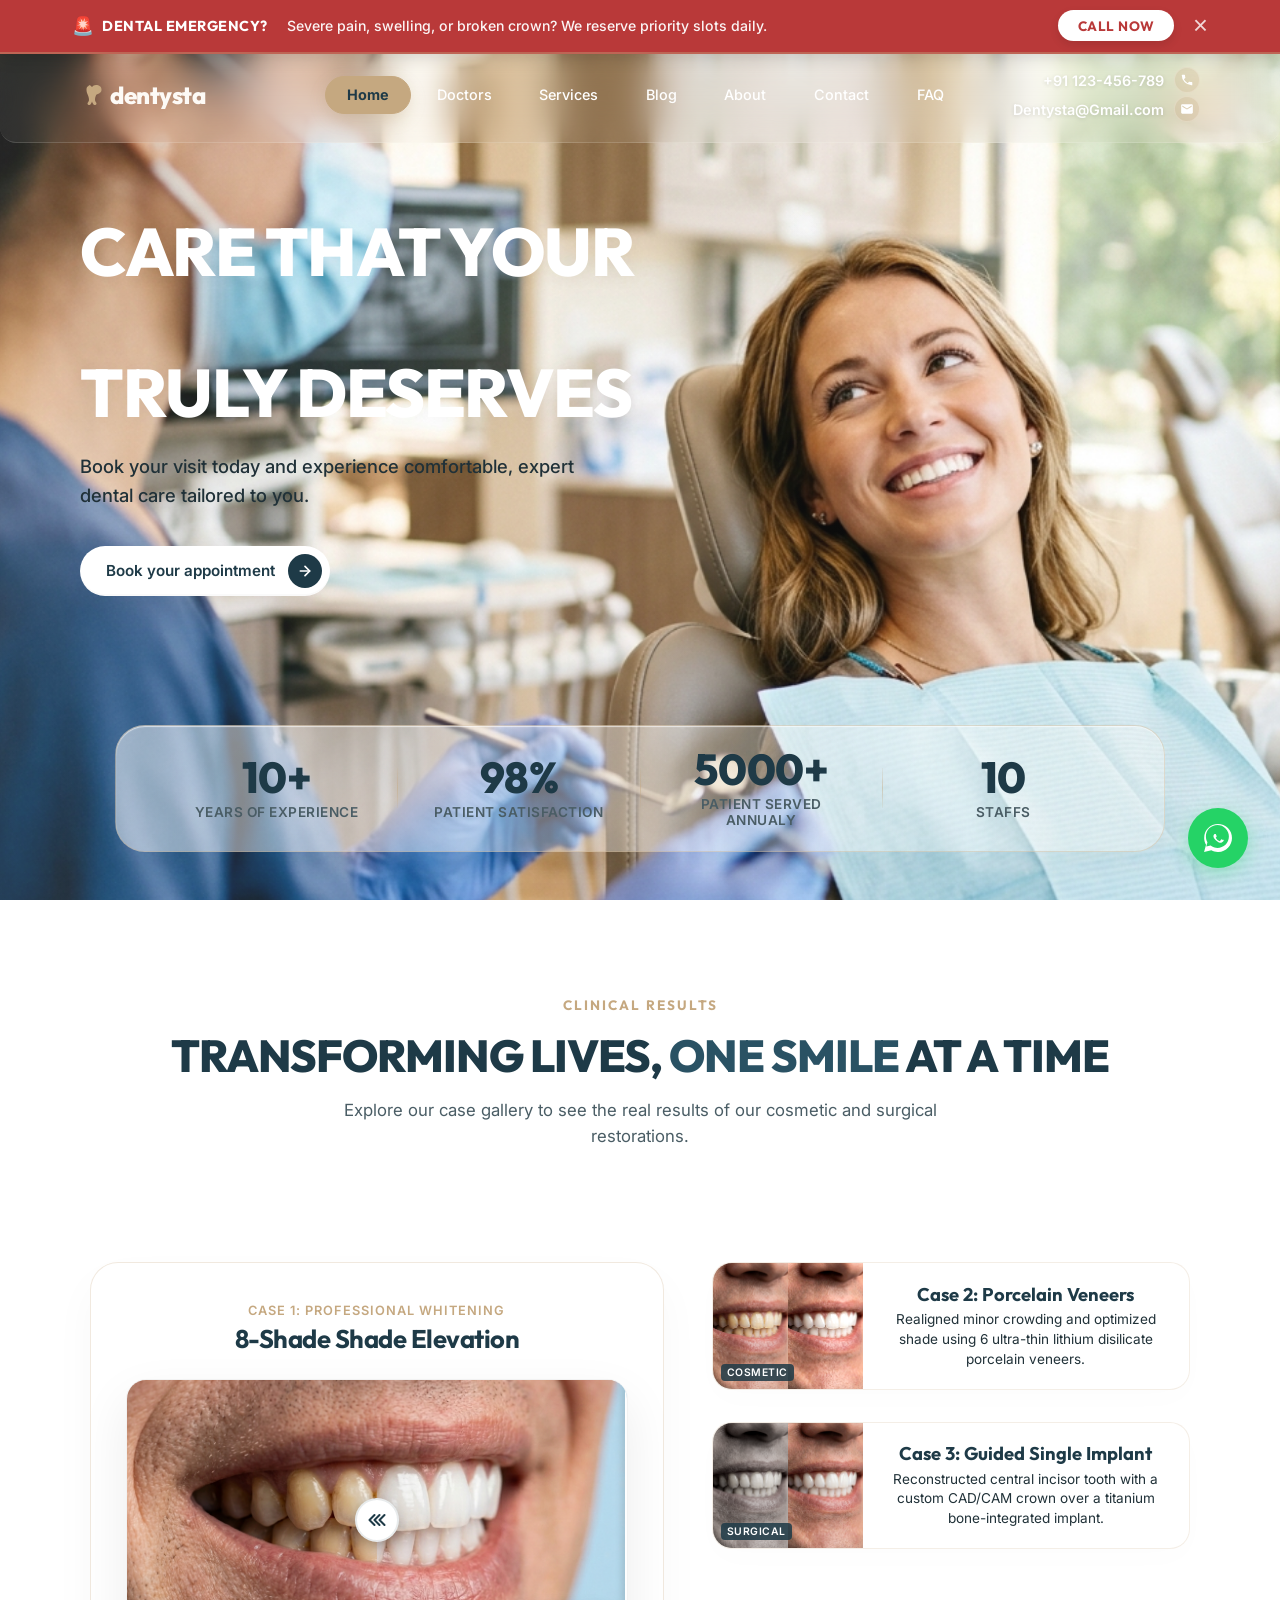
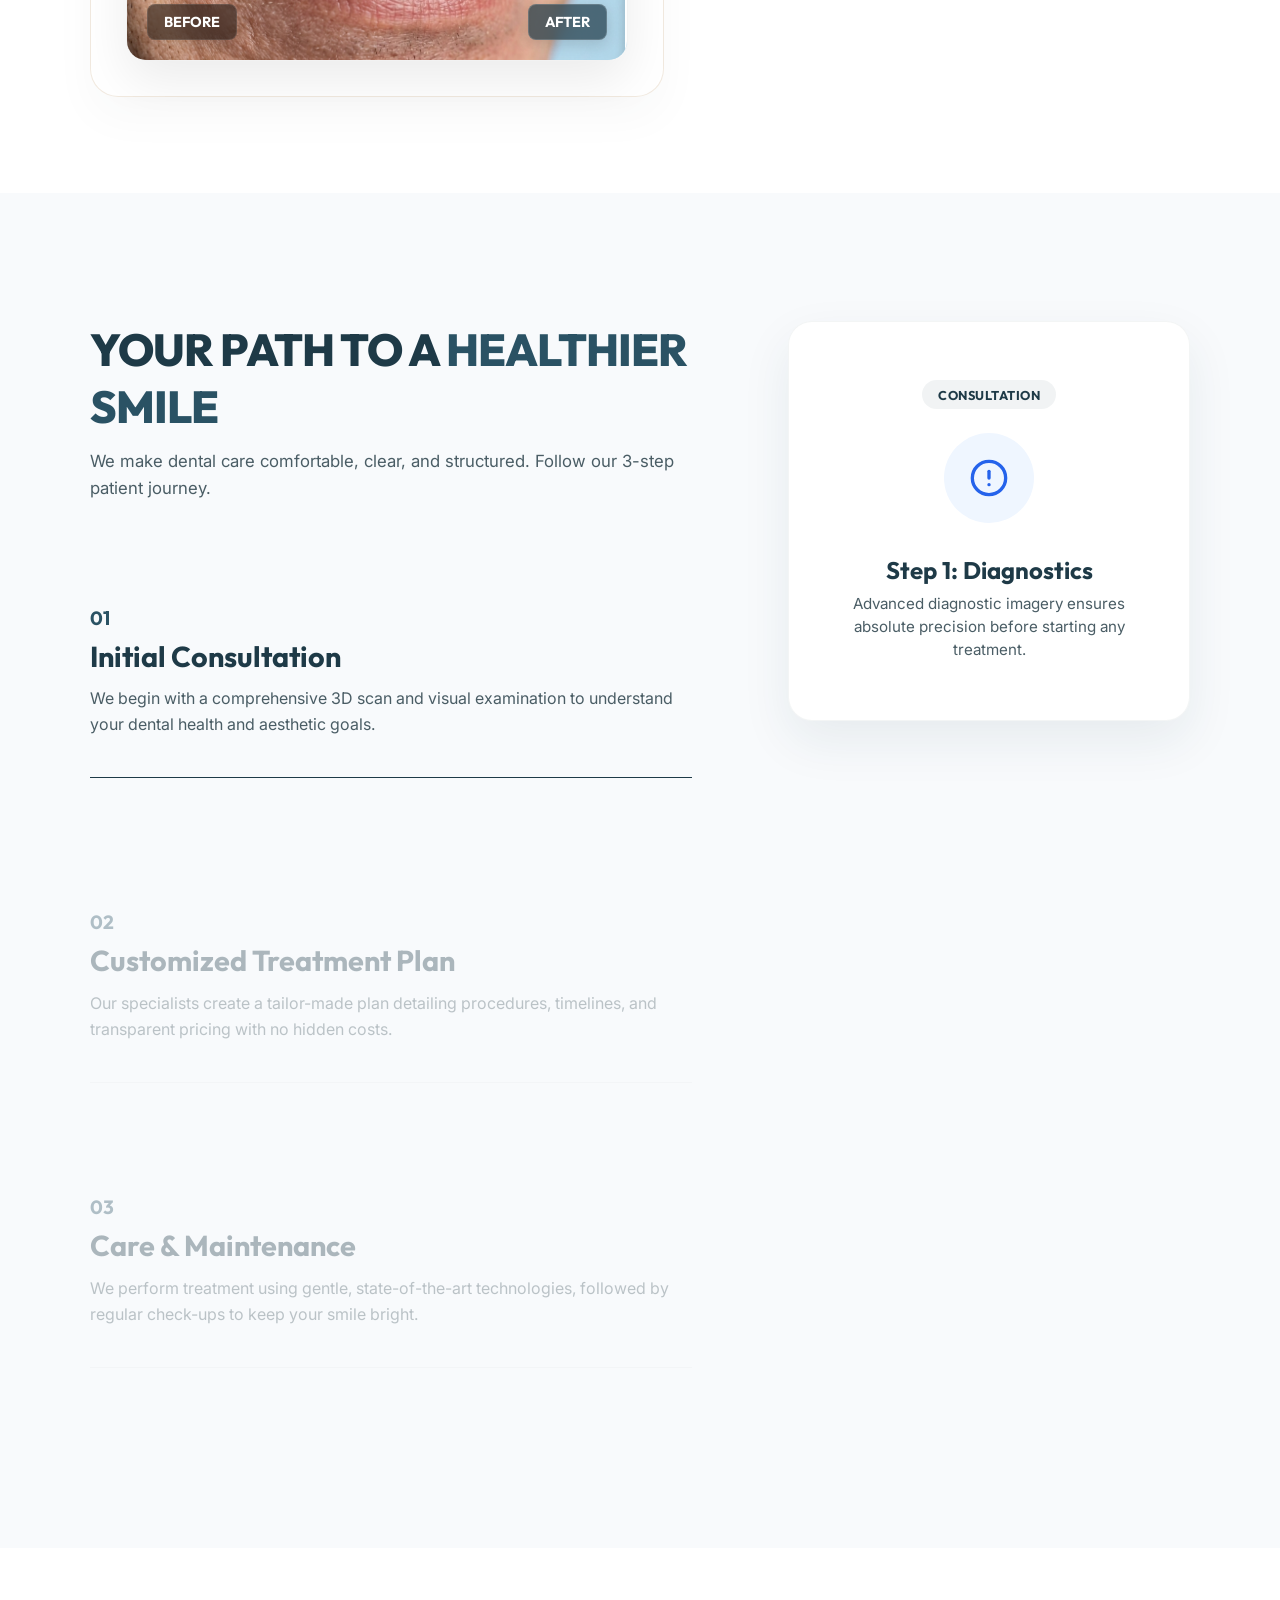
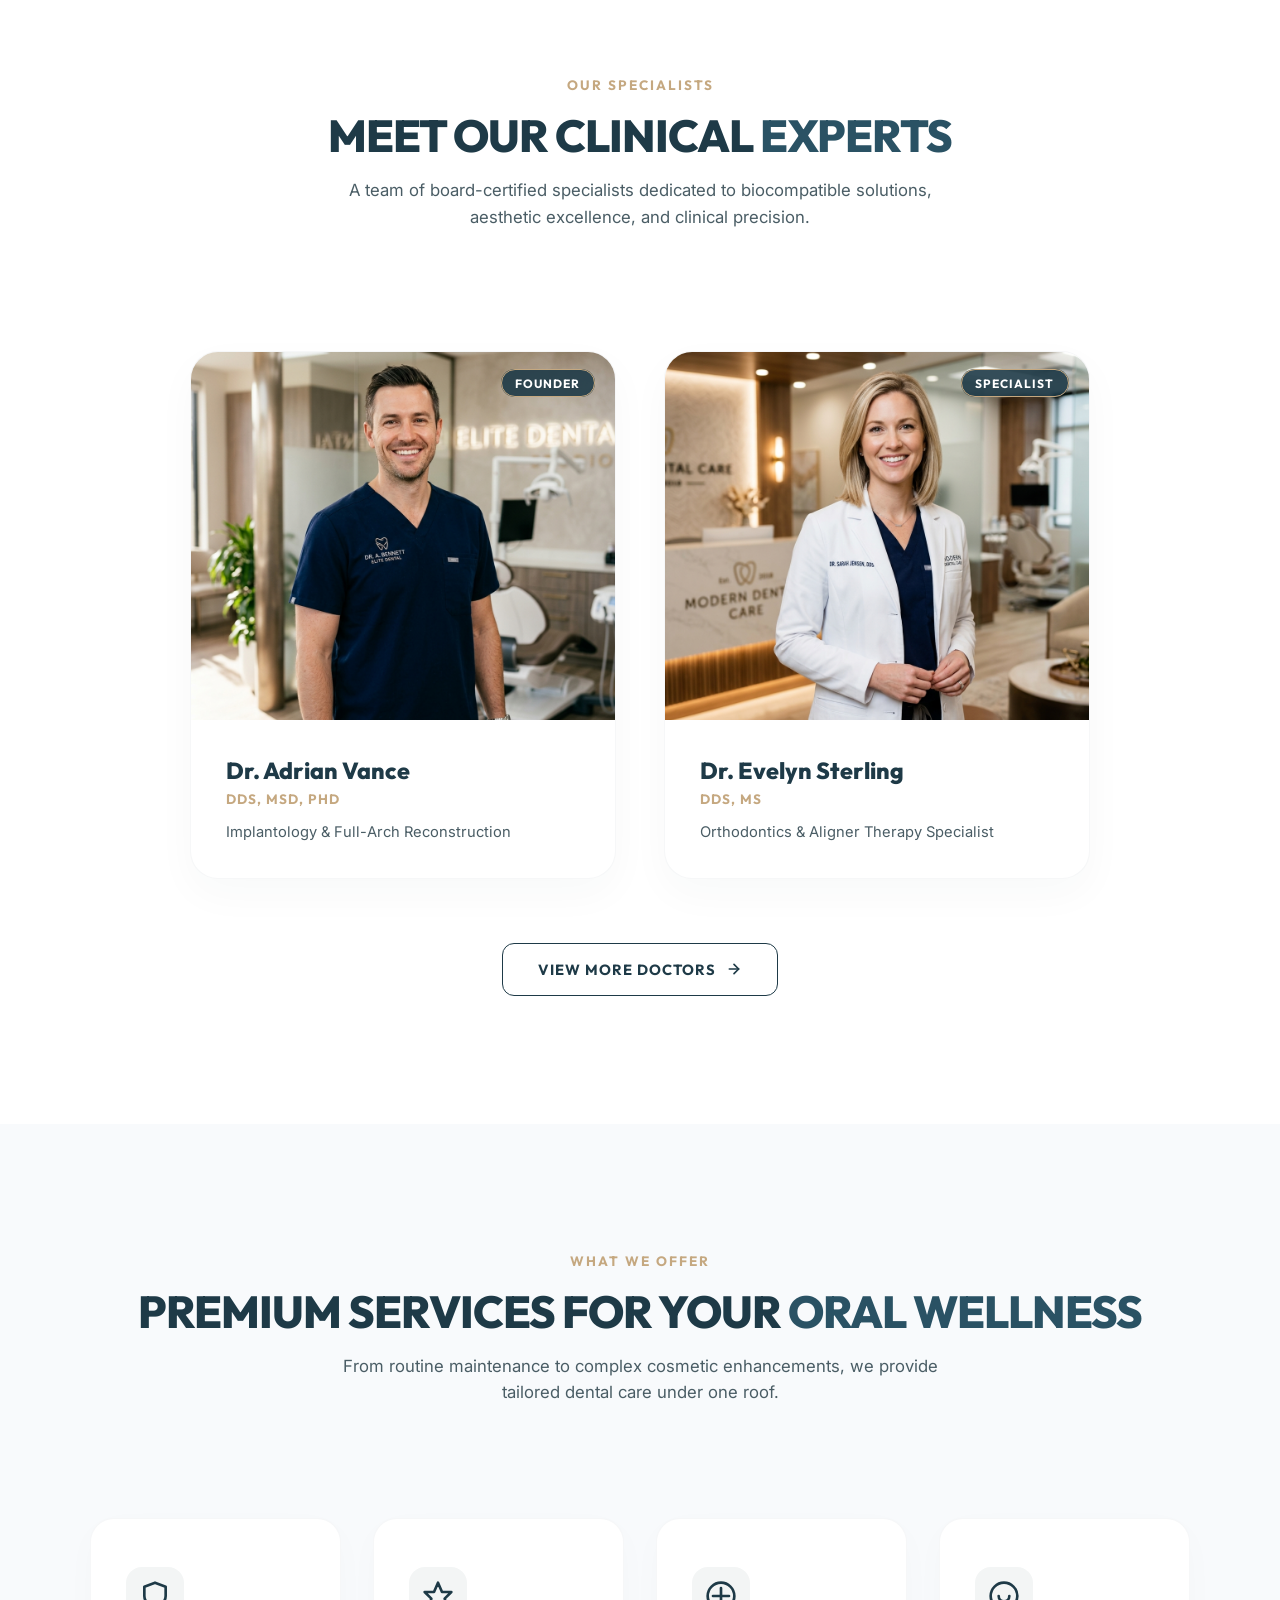
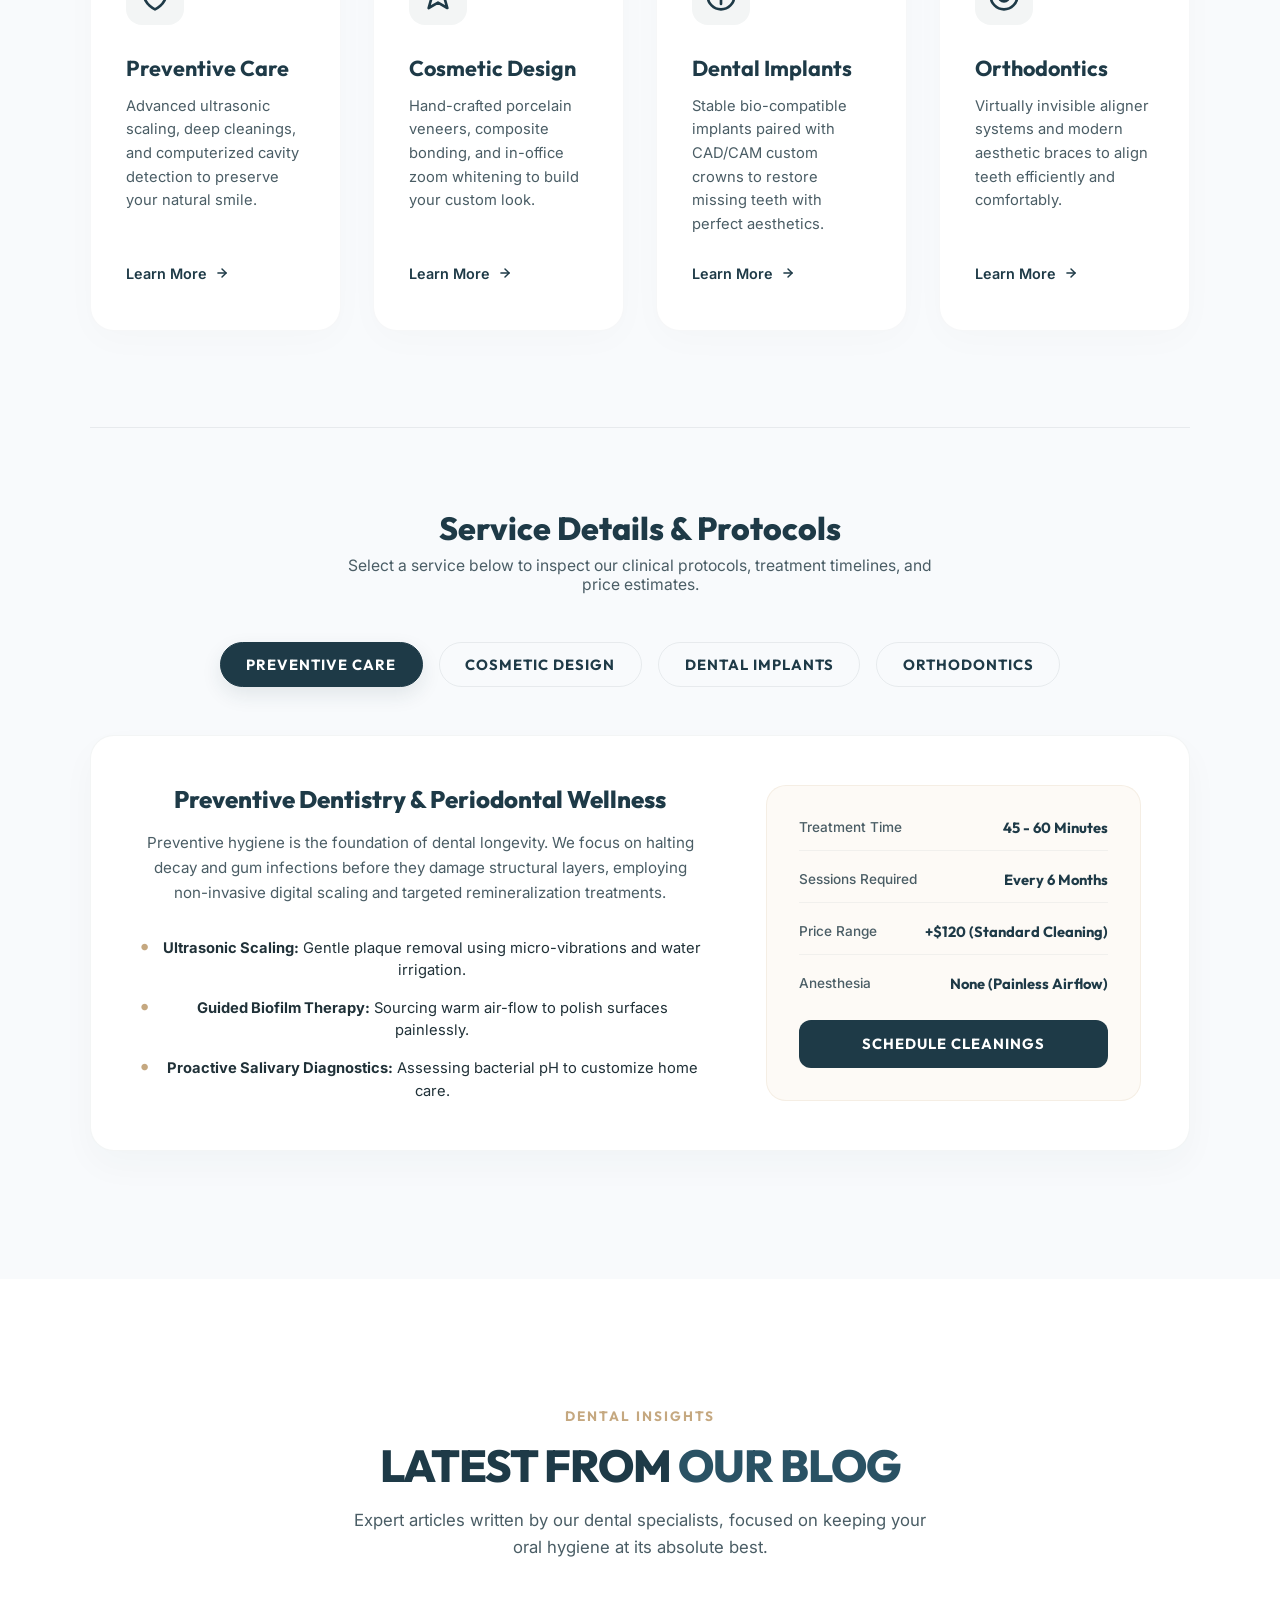
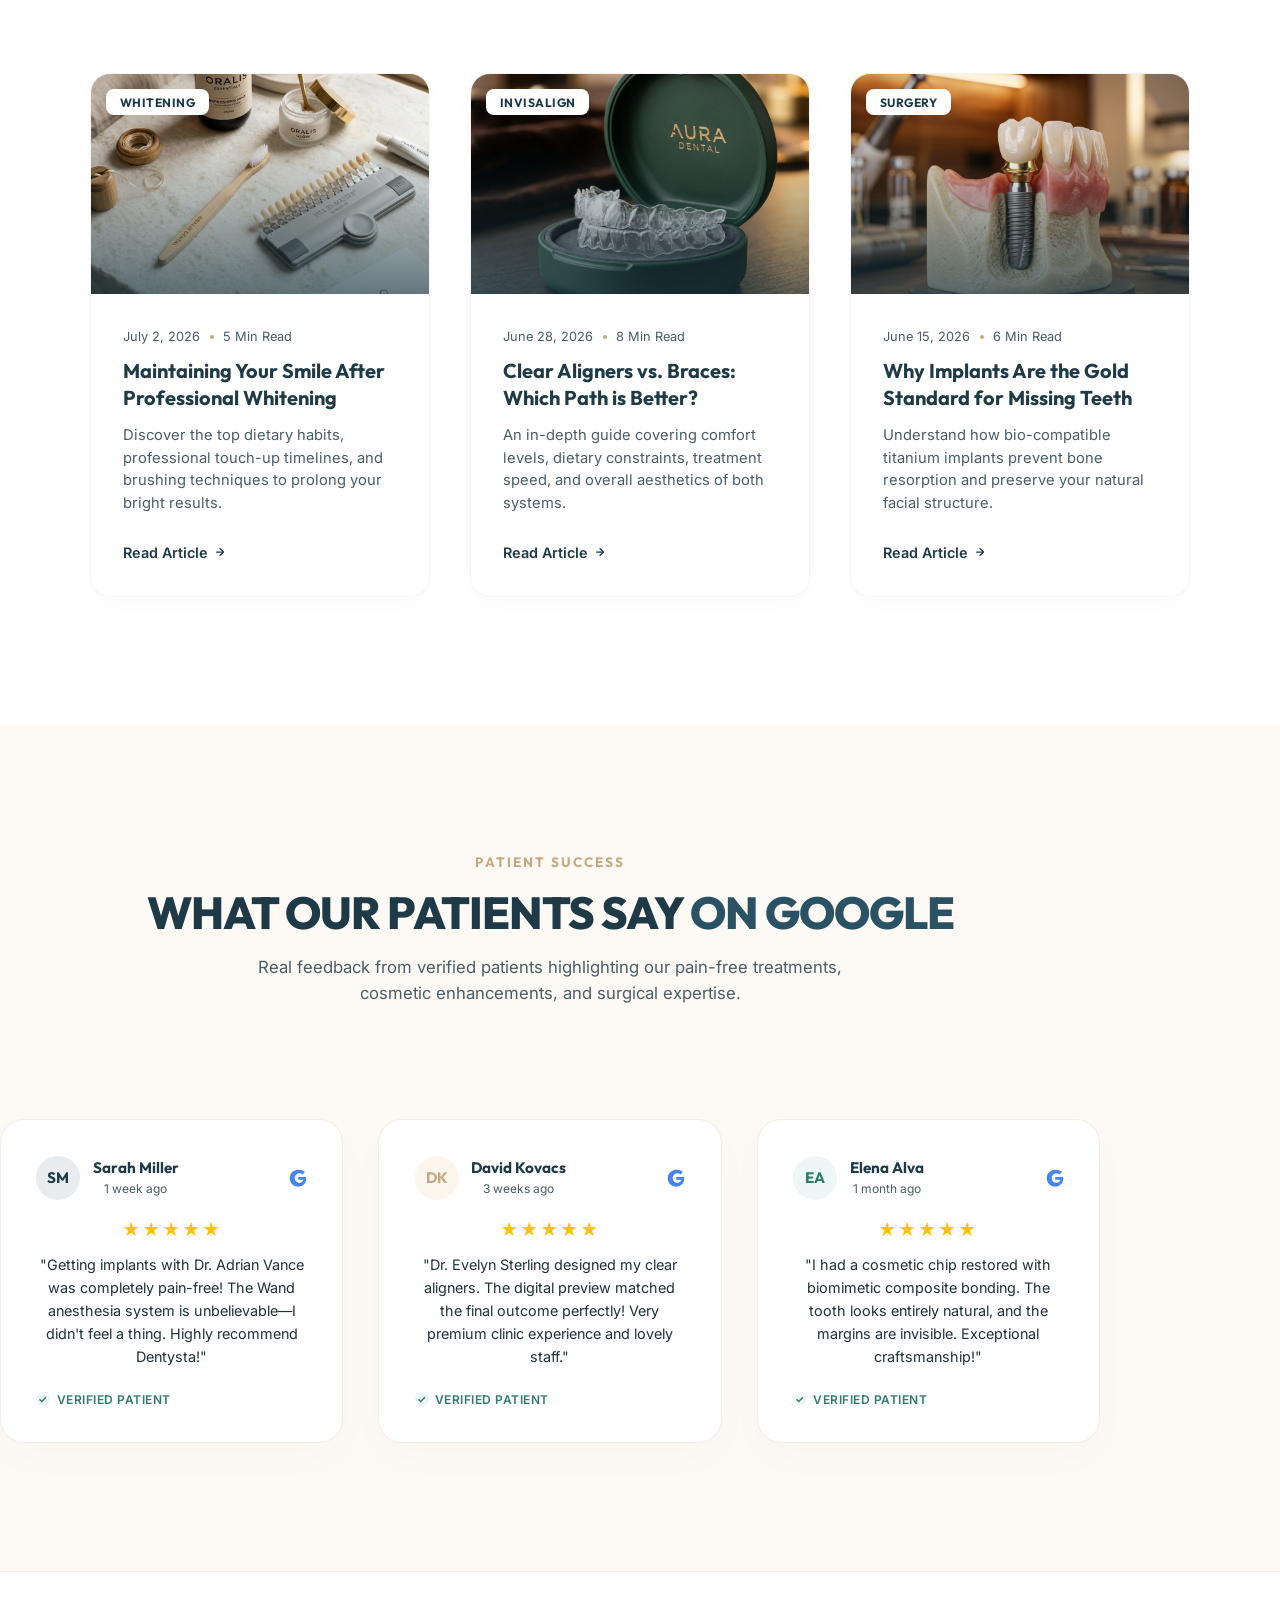
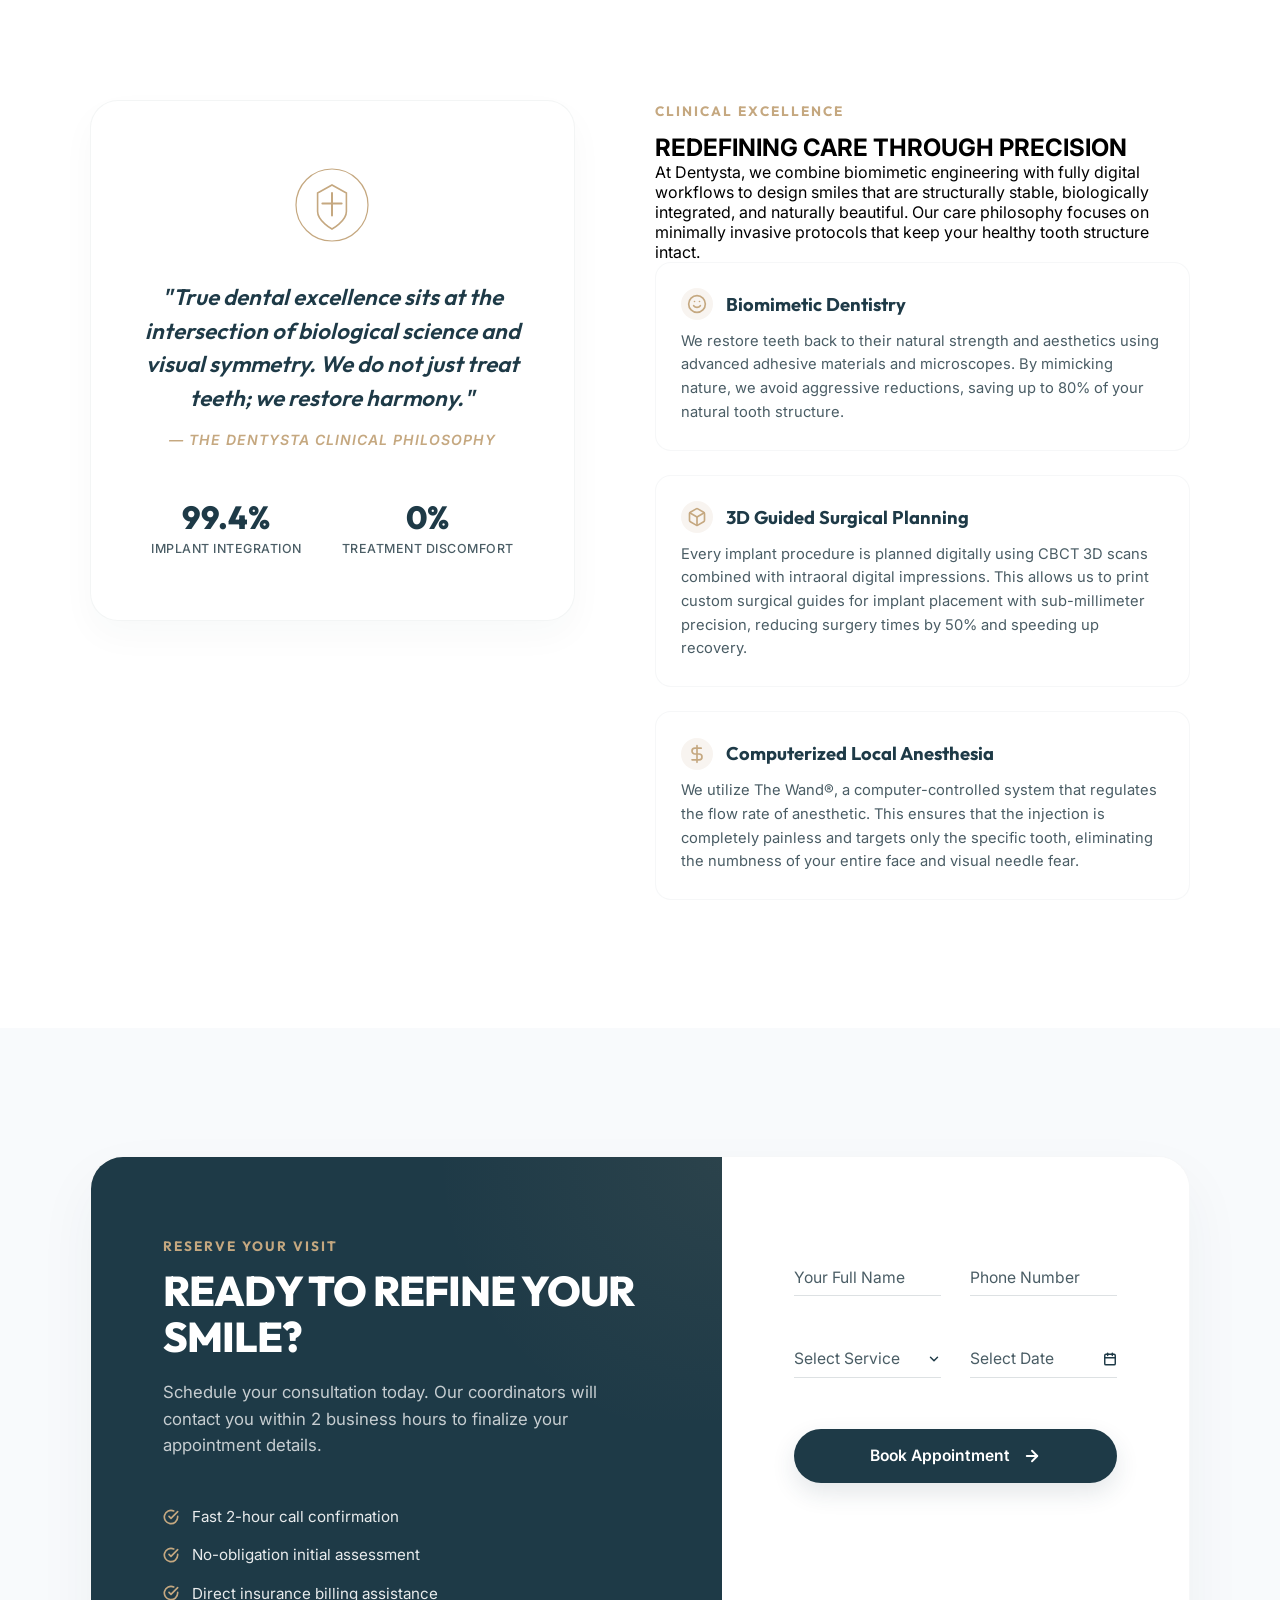
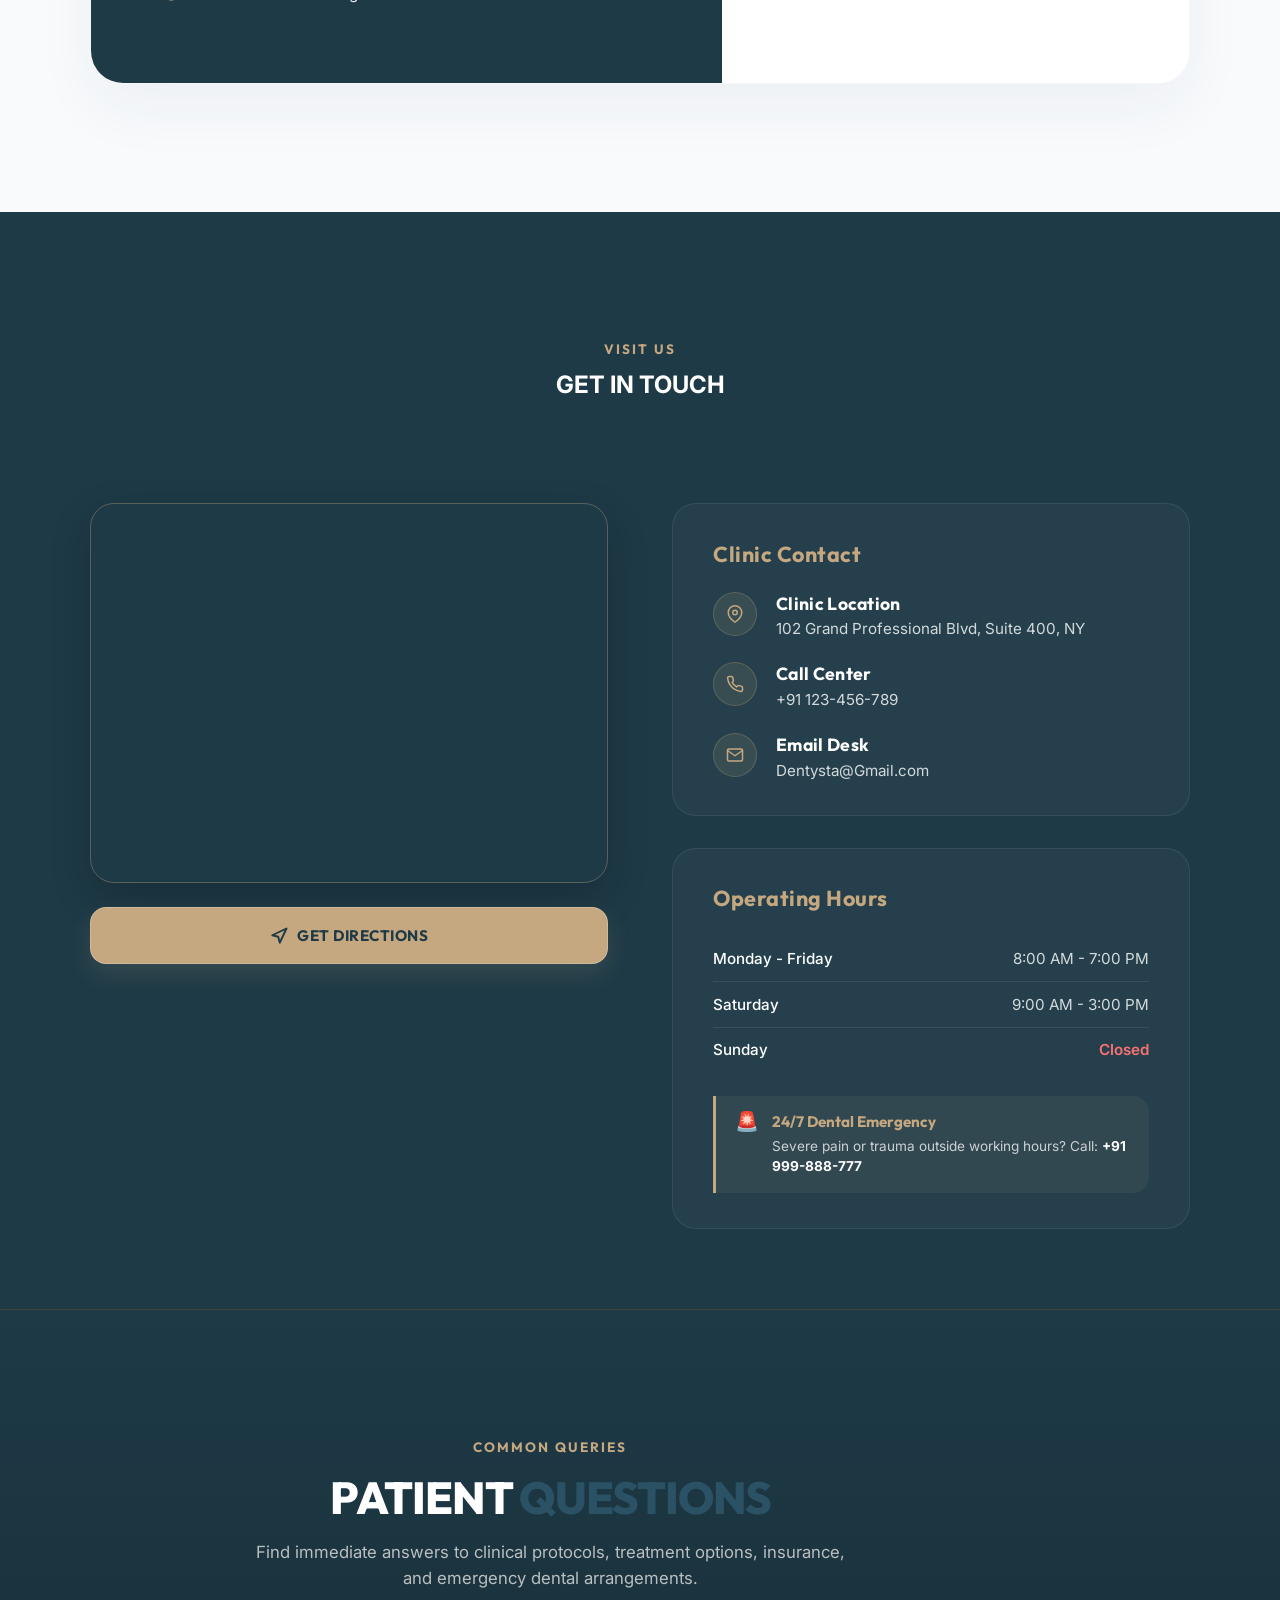
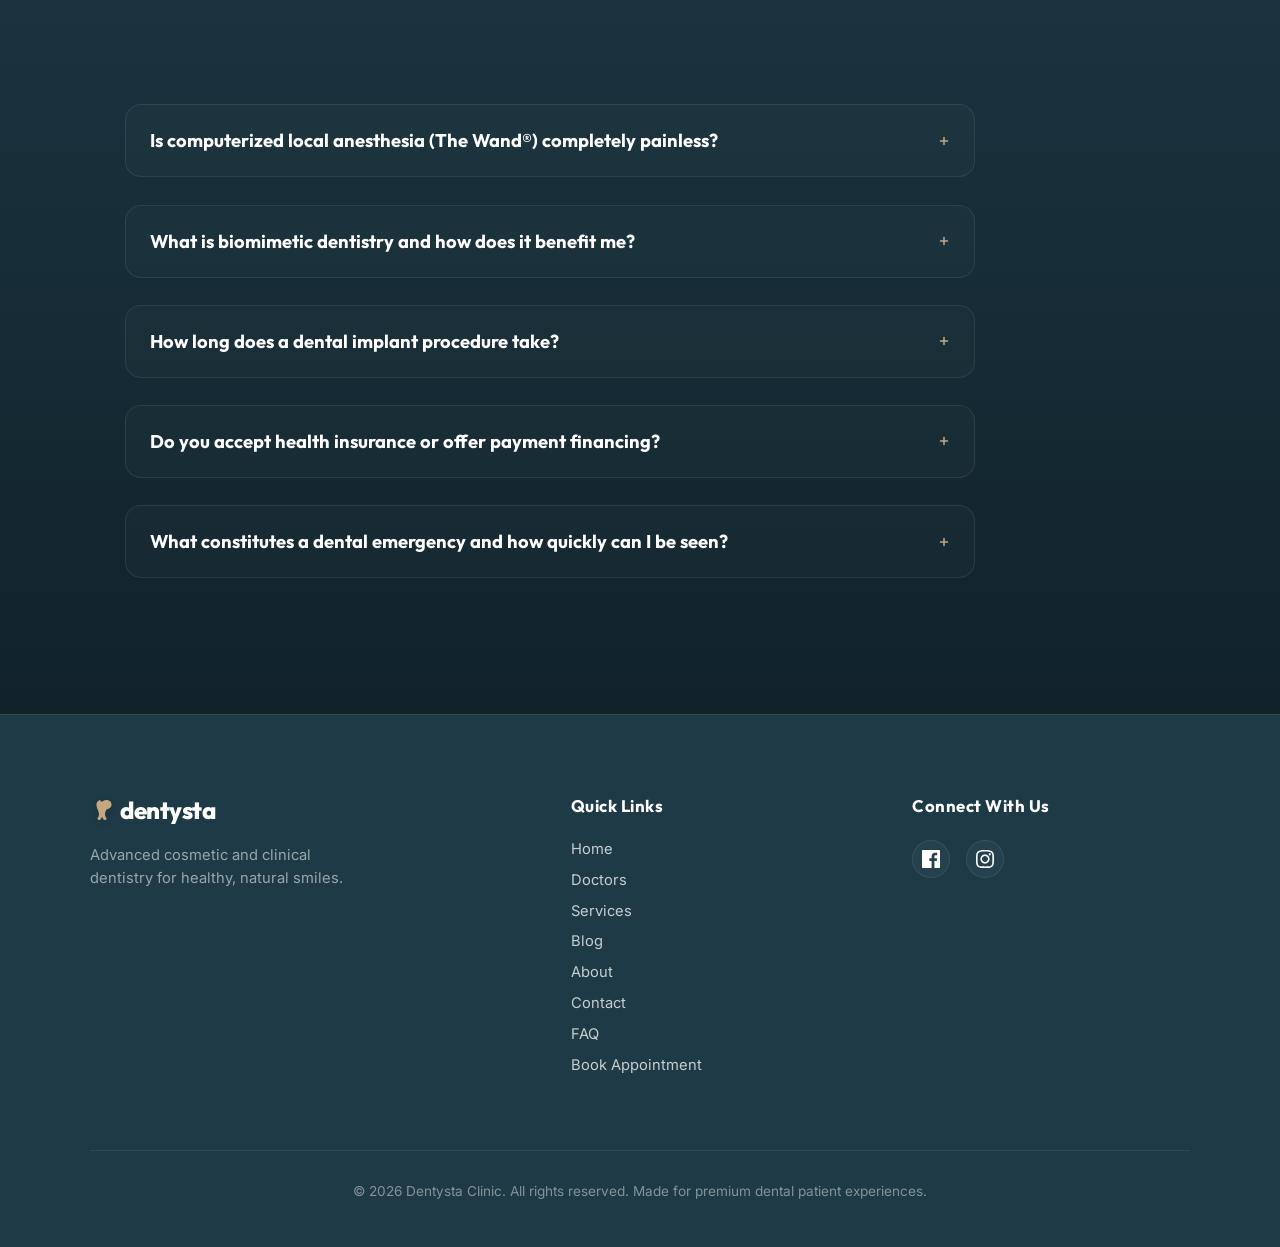
<file: index.html>
<!DOCTYPE html>
<html lang="en">
<head>
  <meta charset="UTF-8">
  <meta name="viewport" content="width=device-width, initial-scale=1.0">
  <title>Dentysta - Care That Your Smile Truly Deserves</title>
  <meta name="description" content="Book your visit today and experience comfortable, expert dental care tailored to you.">
  <!-- Google Fonts -->
  <link rel="preconnect" href="https://fonts.googleapis.com">
  <link rel="preconnect" href="https://fonts.gstatic.com" crossorigin>
  <link href="https://fonts.googleapis.com/css2?family=Inter:wght@400;500;600&family=Outfit:wght@400;500;600;700;800&display=swap" rel="stylesheet">
  <!-- CSS Stylesheet -->
  <link rel="stylesheet" href="style.css">
  <!-- Favicon -->
  <link rel="icon" type="image/svg+xml" href="data:image/svg+xml,%3Csvg xmlns='http://www.w3.org/2000/svg' viewBox='0 0 24 24' fill='none'%3E%3Cpath d='M12 2c-3.16 0-5.5 1.63-5.5 4.5 0 2 .5 3.5 1.25 5.25.75 1.75 1.25 3.25 1.25 5.25 0 1.5-1.5 2.5-1.5 3.5 0 1 1 1.5 2 1.5s2-2 2.5-3.5c.5 1.5 1.5 3.5 2.5 3.5s2-.5 2-1.5c0-1-1.5-2-1.5-3.5 0-2 .5-3.5 1.25-5.25C21 10 21.5 8.5 21.5 6.5 21.5 3.63 19.16 2 16 2c-1.8 0-3 .8-4 2-1-1.2-2.2-2-4-2z' stroke='%23c5a880' stroke-width='1.8' fill='%231e3a47' stroke-linecap='round' stroke-linejoin='round'/%3E%3C/svg%3E">
</head>
<body class="has-emergency-banner">
  <!-- Emergency Alert Banner -->
  <div class="emergency-banner" id="emergencyBanner">
    <div class="emergency-container">
      <div class="emergency-badge-wrap">
        <span class="emergency-icon">🚨</span>
        <span class="emergency-badge">Dental Emergency?</span>
      </div>
      <span class="emergency-text">Severe pain, swelling, or broken crown? We reserve priority slots daily.</span>
      <div class="emergency-actions">
        <a href="tel:+91123456789" class="emergency-call-btn">Call Now</a>
        <button class="emergency-close-btn" id="closeEmergencyBtn" aria-label="Close Announcement">&times;</button>
      </div>
    </div>
  </div>

  <section class="hero-section" id="home">
    <!-- Header Navigation -->
    <header class="hero-header">
      <!-- Logo -->
      <a href="#home" class="logo-wrapper" style="text-decoration: none;">
        <svg class="logo-icon" width="24" height="24" viewBox="0 0 24 24" fill="none" xmlns="http://www.w3.org/2000/svg">
          <path class="logo-stroke-path" d="M12 2c-3.16 0-5.5 1.63-5.5 4.5 0 2 .5 3.5 1.25 5.25.75 1.75 1.25 3.25 1.25 5.25 0 1.5-1.5 2.5-1.5 3.5 0 1 1 1.5 2 1.5s2-2 2.5-3.5c.5 1.5 1.5 3.5 2.5 3.5s2-.5 2-1.5c0-1-1.5-2-1.5-3.5 0-2 .5-3.5 1.25-5.25C21 10 21.5 8.5 21.5 6.5 21.5 3.63 19.16 2 16 2c-1.8 0-3 .8-4 2-1-1.2-2.2-2-4-2z" stroke="currentColor" stroke-width="1.8" stroke-linecap="round" stroke-linejoin="round"/>
        </svg>
        <span class="logo-text animate-text">dentysta</span>
      </a>

      <!-- Navigation & Contact Wrapper for Mobile Menu -->
      <div class="nav-menu-wrapper" id="navMenuWrapper">
        <!-- Navigation Pill -->
        <nav class="nav-pill">
          <a href="#home" class="nav-link active">Home</a>
          <a href="#doctors" class="nav-link">Doctors</a>
          <a href="#services" class="nav-link">Services</a>
          <a href="#blog" class="nav-link">Blog</a>
          <a href="#about" class="nav-link">About</a>
          <a href="#contact" class="nav-link">Contact</a>
          <a href="#faq" class="nav-link">FAQ</a>
        </nav>

        <!-- Contact Info -->
        <div class="contact-info">
          <a href="tel:+91123456789" class="contact-item">
            <div class="contact-text-group">
              <span class="contact-label">+91 123-456-789</span>
            </div>
            <span class="contact-icon-wrapper">
              <svg class="contact-icon" width="14" height="14" viewBox="0 0 24 24" fill="currentColor" xmlns="http://www.w3.org/2000/svg">
                <path d="M6.62 10.79a15.09 15.09 0 0 0 6.59 6.59l2.2-2.2a1 1 0 0 1 1.11-.27c1.12.42 2.33.64 3.57.64a1 1 0 0 1 1 1V20a1 1 0 0 1-1 1A17 17 0 0 1 3 4a1 1 0 0 1 1-1h3.5a1 1 0 0 1 1 1c0 1.24.22 2.45.64 3.57a1 1 0 0 1-.27 1.11l-2.22 2.2z"/>
              </svg>
            </span>
          </a>
          <a href="mailto:Dentysta@Gmail.com" class="contact-item">
            <div class="contact-text-group">
              <span class="contact-label">Dentysta@Gmail.com</span>
            </div>
            <span class="contact-icon-wrapper">
              <svg class="contact-icon" width="14" height="14" viewBox="0 0 24 24" fill="currentColor" xmlns="http://www.w3.org/2000/svg">
                <path d="M20 4H4c-1.1 0-1.99.9-1.99 2L2 18c0 1.1.9 2 2 2h16c1.1 0 2-.9 2-2V6c0-1.1-.9-2-2-2zm0 4l-8 5-8-5V6l8 5 8-5v2z"/>
              </svg>
            </span>
          </a>
        </div>
      </div>

    <!-- Header Mobile Contacts Tray -->
    <div class="mobile-header-contacts">
      <a href="tel:+91123456789" class="mobile-contact-btn" aria-label="Call Clinic">
        <svg width="18" height="18" viewBox="0 0 24 24" fill="none" stroke="currentColor" stroke-width="2.5" stroke-linecap="round" stroke-linejoin="round">
          <path d="M22 16.92v3a2 2 0 0 1-2.18 2 19.79 19.79 0 0 1-8.63-3.07 19.5 19.5 0 0 1-6-6 19.79 19.79 0 0 1-3.07-8.67A2 2 0 0 1 4.11 2h3a2 2 0 0 1 2 1.72 12.84 12.84 0 0 0 .7 2.81 2 2 0 0 1-.45 2.11L8.09 9.91a16 16 0 0 0 6 6l1.27-1.27a2 2 0 0 1 2.11-.45 12.84 12.84 0 0 0 2.81.7A2 2 0 0 1 22 16.92z"/>
        </svg>
      </a>
      <a href="mailto:Dentysta@Gmail.com" class="mobile-contact-btn" aria-label="Email Clinic">
        <svg width="18" height="18" viewBox="0 0 24 24" fill="none" stroke="currentColor" stroke-width="2.5" stroke-linecap="round" stroke-linejoin="round">
          <path d="M4 4h16c1.1 0 2 .9 2 2v12c0 1.1-.9 2-2 2H4c-1.1 0-2-.9-2-2V6c0-1.1.9-2 2-2z"/>
          <polyline points="22,6 12,13 2,6"/>
        </svg>
      </a>
    </div>

      <!-- Mobile Menu Toggle Button -->
      <button class="mobile-menu-toggle" id="mobileMenuToggle" aria-label="Toggle Navigation Menu">
        <span class="hamburger-bar"></span>
        <span class="hamburger-bar"></span>
        <span class="hamburger-bar"></span>
      </button>
    </header>

    <!-- Hero Body Content -->
    <div class="hero-content">
      <h1 class="hero-title">
        CARE THAT YOUR <span class="morph-container highlight">
          <span class="morph-text text-1">SMILE</span>
          <span class="morph-text text-2">HEALTH</span>
          <span class="morph-text text-3">LIFE</span>
        </span><br>TRULY DESERVES
      </h1>
      <p class="hero-subtitle">
        Book your visit today and experience comfortable, expert dental care tailored to you.
      </p>
      
      <!-- CTA Button -->
      <a href="#book" class="cta-button">
        <span class="cta-text">Book your appointment</span>
        <span class="cta-arrow">
          <svg width="16" height="16" viewBox="0 0 24 24" fill="none" stroke="currentColor" stroke-width="2.5" stroke-linecap="round" stroke-linejoin="round" xmlns="http://www.w3.org/2000/svg">
            <line x1="5" y1="12" x2="19" y2="12"></line>
            <polyline points="12 5 19 12 12 19"></polyline>
          </svg>
        </span>
      </a>
    </div>

    <!-- Glassmorphic Stats Bar -->
    <div class="stats-bar-wrapper">
      <div class="stats-bar">
        <div class="stat-item">
          <span class="stat-number">10+</span>
          <span class="stat-label">Years Of Experience</span>
        </div>
        <div class="stat-item-divider"></div>
        <div class="stat-item">
          <span class="stat-number">98%</span>
          <span class="stat-label">Patient Satisfaction</span>
        </div>
        <div class="stat-item-divider"></div>
        <div class="stat-item">
          <span class="stat-number">5000+</span>
          <span class="stat-label">Patient Served Annualy</span>
        </div>
        <div class="stat-item-divider"></div>
        <div class="stat-item">
          <span class="stat-number">10</span>
          <span class="stat-label">Staffs</span>
        </div>
      </div>
    </div>
  </section>

  <!-- Before/After Transformation Section -->
  <section class="before-after-section" id="results">
    <div class="section-container">
      <span class="section-tag-gold">Clinical Results</span>
      <h2 class="section-title">TRANSFORMING LIVES, <span class="text-highlight">ONE SMILE</span> AT A TIME</h2>
      <p class="section-subtitle">Explore our case gallery to see the real results of our cosmetic and surgical restorations.</p>
      
      <div class="gallery-wrapper">
        <!-- Case 1: Whitening Slider (Featured) -->
        <div class="gallery-featured-card">
          <div class="gallery-card-header">
            <span class="case-badge">Case 1: Professional Whitening</span>
            <h3>8-Shade Shade Elevation</h3>
          </div>
          
          <div class="comparison-container">
            <!-- Before image (underneath) -->
            <div class="img-wrapper before-wrapper">
              <img src="before.png" alt="Teeth Before Treatment">
              <span class="label-tag before-tag">Before</span>
            </div>
            
            <!-- After image (clipped, on top) -->
            <div class="img-wrapper after-wrapper">
              <img src="after.png" alt="Teeth After Treatment">
              <span class="label-tag after-tag">After</span>
            </div>
            
            <!-- Slider Handle and Bar -->
            <input type="range" min="0" max="100" value="50" class="slider" id="revealSlider">
            <div class="slider-button" id="sliderButton">
              <svg width="20" height="20" viewBox="0 0 24 24" fill="none" stroke="currentColor" stroke-width="2.5" stroke-linecap="round" stroke-linejoin="round">
                <polyline points="15 18 9 12 15 6"></polyline>
                <polyline points="9 18 3 12 9 6"></polyline>
                <polyline points="21 18 15 12 21 6"></polyline>
              </svg>
            </div>
          </div>
        </div>

        <!-- Case 2 & 3: Side cases grid -->
        <div class="gallery-cases-grid">
          <!-- Case 2 -->
          <div class="case-card">
            <div class="case-card-visual">
              <div class="case-thumb-split">
                <div class="case-thumb-before" style="background-image: url('before.png');"></div>
                <div class="case-thumb-after" style="background-image: url('after.png'); filter: brightness(1.08) contrast(1.05);"></div>
              </div>
              <span class="case-visual-badge">Cosmetic</span>
            </div>
            <div class="case-card-info">
              <h3>Case 2: Porcelain Veneers</h3>
              <p>Realigned minor crowding and optimized shade using 6 ultra-thin lithium disilicate porcelain veneers.</p>
            </div>
          </div>

          <!-- Case 3 -->
          <div class="case-card">
            <div class="case-card-visual">
              <div class="case-thumb-split">
                <div class="case-thumb-before" style="background-image: url('before.png'); filter: grayscale(0.8) contrast(1.1) brightness(0.9);"></div>
                <div class="case-thumb-after" style="background-image: url('after.png');"></div>
              </div>
              <span class="case-visual-badge">Surgical</span>
            </div>
            <div class="case-card-info">
              <h3>Case 3: Guided Single Implant</h3>
              <p>Reconstructed central incisor tooth with a custom CAD/CAM crown over a titanium bone-integrated implant.</p>
            </div>
          </div>
        </div>
      </div>
    </div>
  </section>

  <!-- Pinned Dental Journey Section -->
  <section class="journey-section" id="journey">
    <div class="journey-container">
      <div class="journey-left">
        <h2 class="journey-title">YOUR PATH TO A <span class="text-highlight">HEALTHIER SMILE</span></h2>
        <p class="journey-subtitle">We make dental care comfortable, clear, and structured. Follow our 3-step patient journey.</p>
        
        <div class="journey-steps">
          <!-- Step 1 -->
          <div class="journey-step active" data-step="1">
            <span class="step-num">01</span>
            <h3 class="step-title">Initial Consultation</h3>
            <p class="step-desc">We begin with a comprehensive 3D scan and visual examination to understand your dental health and aesthetic goals.</p>
          </div>
          
          <!-- Step 2 -->
          <div class="journey-step" data-step="2">
            <span class="step-num">02</span>
            <h3 class="step-title">Customized Treatment Plan</h3>
            <p class="step-desc">Our specialists create a tailor-made plan detailing procedures, timelines, and transparent pricing with no hidden costs.</p>
          </div>
          
          <!-- Step 3 -->
          <div class="journey-step" data-step="3">
            <span class="step-num">03</span>
            <h3 class="step-title">Care & Maintenance</h3>
            <p class="step-desc">We perform treatment using gentle, state-of-the-art technologies, followed by regular check-ups to keep your smile bright.</p>
          </div>
        </div>
      </div>
      
      <div class="journey-right">
        <!-- Pinned card visual component -->
        <div class="journey-pinned-card">
          <!-- Image Layer 1 -->
          <div class="card-visual active" data-visual="1">
            <div class="visual-badge">Consultation</div>
            <div class="visual-placeholder icon-consultation">
              <svg width="40" height="40" viewBox="0 0 24 24" fill="none" stroke="currentColor" stroke-width="2" stroke-linecap="round" stroke-linejoin="round">
                <circle cx="12" cy="12" r="10"></circle>
                <line x1="12" y1="8" x2="12" y2="12"></line>
                <line x1="12" y1="16" x2="12.01" y2="16"></line>
              </svg>
            </div>
            <h4>Step 1: Diagnostics</h4>
            <p>Advanced diagnostic imagery ensures absolute precision before starting any treatment.</p>
          </div>
          
          <!-- Image Layer 2 -->
          <div class="card-visual" data-visual="2">
            <div class="visual-badge">Planning</div>
            <div class="visual-placeholder icon-planning">
              <svg width="40" height="40" viewBox="0 0 24 24" fill="none" stroke="currentColor" stroke-width="2" stroke-linecap="round" stroke-linejoin="round">
                <path d="M14 2H6a2 2 0 0 0-2 2v16a2 2 0 0 0 2 2h12a2 2 0 0 0 2-2V8z"></path>
                <polyline points="14 2 14 8 20 8"></polyline>
                <line x1="16" y1="13" x2="8" y2="13"></line>
                <line x1="16" y1="17" x2="8" y2="17"></line>
                <polyline points="10 9 9 9 8 9"></polyline>
              </svg>
            </div>
            <h4>Step 2: Customization</h4>
            <p>We craft 3D mockups and customize treatment protocols specifically to your facial structure.</p>
          </div>
          
          <!-- Image Layer 3 -->
          <div class="card-visual" data-visual="3">
            <div class="visual-badge">Healthy Teeth</div>
            <div class="visual-placeholder icon-care">
              <svg width="40" height="40" viewBox="0 0 24 24" fill="none" stroke="currentColor" stroke-width="2" stroke-linecap="round" stroke-linejoin="round">
                <path d="M12 22s8-4 8-10V5l-8-3-8 3v7c0 6 8 10 8 10z"></path>
              </svg>
            </div>
            <h4>Step 3: Outcome</h4>
            <p>Walk out with structural strength, optimal oral health, and a radiant, natural smile.</p>
          </div>
        </div>
      </div>
    </div>
  </section>



  <!-- Doctors Section -->
  <section class="doctors-section" id="doctors">
    <div class="section-container">
      <span class="section-tag-gold">Our Specialists</span>
      <h2 class="section-title">MEET OUR CLINICAL <span class="text-highlight">EXPERTS</span></h2>
      <p class="section-subtitle">A team of board-certified specialists dedicated to biocompatible solutions, aesthetic excellence, and clinical precision.</p>

      <div class="doctors-summary-grid">
        <!-- Doctor 1 -->
        <div class="summary-doctor-card">
          <div class="summary-doctor-img-wrapper">
            <img src="dentist_adrian.png" alt="Dr. Adrian Vance" class="summary-doctor-img">
            <div class="summary-doctor-overlay">
              <span class="summary-doctor-badge">Founder</span>
            </div>
          </div>
          <div class="summary-doctor-info">
            <h3>Dr. Adrian Vance</h3>
            <span class="summary-doctor-degrees">DDS, MSD, PhD</span>
            <p class="summary-doctor-focus">Implantology & Full-Arch Reconstruction</p>
          </div>
        </div>

        <!-- Doctor 2 -->
        <div class="summary-doctor-card">
          <div class="summary-doctor-img-wrapper">
            <img src="dentist_evelyn.png" alt="Dr. Evelyn Sterling" class="summary-doctor-img">
            <div class="summary-doctor-overlay">
              <span class="summary-doctor-badge">Specialist</span>
            </div>
          </div>
          <div class="summary-doctor-info">
            <h3>Dr. Evelyn Sterling</h3>
            <span class="summary-doctor-degrees">DDS, MS</span>
            <p class="summary-doctor-focus">Orthodontics & Aligner Therapy Specialist</p>
          </div>
        </div>
      </div>

      <div class="doctors-cta-wrapper">
        <a href="doctors.html" class="outline-cta-button">
          <span>View More Doctors</span>
          <svg width="16" height="16" viewBox="0 0 24 24" fill="none" stroke="currentColor" stroke-width="2.5" stroke-linecap="round" stroke-linejoin="round">
            <line x1="5" y1="12" x2="19" y2="12"></line>
            <polyline points="12 5 19 12 12 19"></polyline>
          </svg>
        </a>
      </div>
    </div>
  </section>

  <!-- Services Section -->
  <section class="services-section" id="services">
    <div class="section-container">
      <span class="section-tag-gold">What We Offer</span>
      <h2 class="section-title">PREMIUM SERVICES FOR YOUR <span class="text-highlight">ORAL WELLNESS</span></h2>
      <p class="section-subtitle">From routine maintenance to complex cosmetic enhancements, we provide tailored dental care under one roof.</p>
      
      <div class="services-grid">
        <!-- Service Card 1 -->
        <div class="service-card">
          <div class="service-icon-box">
            <svg width="32" height="32" viewBox="0 0 24 24" fill="none" stroke="currentColor" stroke-width="2" stroke-linecap="round" stroke-linejoin="round">
              <path d="M12 22s8-4 8-10V5l-8-3-8 3v7c0 6 8 10 8 10z"></path>
            </svg>
          </div>
          <h3 class="service-card-title">Preventive Care</h3>
          <p class="service-card-desc">Advanced ultrasonic scaling, deep cleanings, and computerized cavity detection to preserve your natural smile.</p>
          <a href="treatment-preventive.html" class="service-link">
            <span>Learn More</span>
            <svg width="14" height="14" viewBox="0 0 24 24" fill="none" stroke="currentColor" stroke-width="2.5" stroke-linecap="round" stroke-linejoin="round">
              <line x1="5" y1="12" x2="19" y2="12"></line>
              <polyline points="12 5 19 12 12 19"></polyline>
            </svg>
          </a>
        </div>

        <!-- Service Card 2 -->
        <div class="service-card">
          <div class="service-icon-box">
            <svg width="32" height="32" viewBox="0 0 24 24" fill="none" stroke="currentColor" stroke-width="2" stroke-linecap="round" stroke-linejoin="round">
              <polygon points="12 2 15 9 22 9 17 14 19 21 12 17 5 21 7 14 2 9 9 9 12 2"></polygon>
            </svg>
          </div>
          <h3 class="service-card-title">Cosmetic Design</h3>
          <p class="service-card-desc">Hand-crafted porcelain veneers, composite bonding, and in-office zoom whitening to build your custom look.</p>
          <a href="treatment-cosmetic.html" class="service-link">
            <span>Learn More</span>
            <svg width="14" height="14" viewBox="0 0 24 24" fill="none" stroke="currentColor" stroke-width="2.5" stroke-linecap="round" stroke-linejoin="round">
              <line x1="5" y1="12" x2="19" y2="12"></line>
              <polyline points="12 5 19 12 12 19"></polyline>
            </svg>
          </a>
        </div>

        <!-- Service Card 3 -->
        <div class="service-card">
          <div class="service-icon-box">
            <svg width="32" height="32" viewBox="0 0 24 24" fill="none" stroke="currentColor" stroke-width="2" stroke-linecap="round" stroke-linejoin="round">
              <path d="M12 22c5.523 0 10-4.477 10-10S17.523 2 12 2 2 6.477 2 12s4.477 10 10 10z"></path>
              <path d="M12 6v12M6 12h12"></path>
            </svg>
          </div>
          <h3 class="service-card-title">Dental Implants</h3>
          <p class="service-card-desc">Stable bio-compatible implants paired with CAD/CAM custom crowns to restore missing teeth with perfect aesthetics.</p>
          <a href="treatment-implants.html" class="service-link">
            <span>Learn More</span>
            <svg width="14" height="14" viewBox="0 0 24 24" fill="none" stroke="currentColor" stroke-width="2.5" stroke-linecap="round" stroke-linejoin="round">
              <line x1="5" y1="12" x2="19" y2="12"></line>
              <polyline points="12 5 19 12 12 19"></polyline>
            </svg>
          </a>
        </div>

        <!-- Service Card 4 -->
        <div class="service-card">
          <div class="service-icon-box">
            <svg width="32" height="32" viewBox="0 0 24 24" fill="none" stroke="currentColor" stroke-width="2" stroke-linecap="round" stroke-linejoin="round">
              <circle cx="12" cy="12" r="10"></circle>
              <path d="M8 12a4 4 0 0 0 8 0"></path>
            </svg>
          </div>
          <h3 class="service-card-title">Orthodontics</h3>
          <p class="service-card-desc">Virtually invisible aligner systems and modern aesthetic braces to align teeth efficiently and comfortably.</p>
          <a href="treatment-orthodontics.html" class="service-link">
            <span>Learn More</span>
            <svg width="14" height="14" viewBox="0 0 24 24" fill="none" stroke="currentColor" stroke-width="2.5" stroke-linecap="round" stroke-linejoin="round">
              <line x1="5" y1="12" x2="19" y2="12"></line>
              <polyline points="12 5 19 12 12 19"></polyline>
            </svg>
          </a>
        </div>
      </div>

      <!-- Services Detailed Specifications (Tabbed Panel) -->
      <div class="services-spec-container">
        <h3 class="spec-title">Service Details & Protocols</h3>
        <p class="spec-subtitle">Select a service below to inspect our clinical protocols, treatment timelines, and price estimates.</p>
        
        <div class="spec-tabs">
          <button class="spec-tab active" data-tab="preventive">Preventive Care</button>
          <button class="spec-tab" data-tab="cosmetic">Cosmetic Design</button>
          <button class="spec-tab" data-tab="implants">Dental Implants</button>
          <button class="spec-tab" data-tab="orthodontics">Orthodontics</button>
        </div>

        <div class="spec-content-box">
          <!-- Preventive Spec -->
          <div class="spec-panel active" id="spec-preventive">
            <div class="spec-panel-grid">
              <div class="spec-panel-left">
                <h4>Preventive Dentistry & Periodontal Wellness</h4>
                <p>Preventive hygiene is the foundation of dental longevity. We focus on halting decay and gum infections before they damage structural layers, employing non-invasive digital scaling and targeted remineralization treatments.</p>
                <ul class="spec-points">
                  <li><strong>Ultrasonic Scaling:</strong> Gentle plaque removal using micro-vibrations and water irrigation.</li>
                  <li><strong>Guided Biofilm Therapy:</strong> Sourcing warm air-flow to polish surfaces painlessly.</li>
                  <li><strong>Proactive Salivary Diagnostics:</strong> Assessing bacterial pH to customize home care.</li>
                </ul>
              </div>
              <div class="spec-panel-right">
                <div class="spec-meta-card">
                  <div class="spec-meta-row">
                    <span class="meta-label">Treatment Time</span>
                    <span class="meta-val">45 - 60 Minutes</span>
                  </div>
                  <div class="spec-meta-row">
                    <span class="meta-label">Sessions Required</span>
                    <span class="meta-val">Every 6 Months</span>
                  </div>
                  <div class="spec-meta-row">
                    <span class="meta-label">Price Range</span>
                    <span class="meta-val">+$120 (Standard Cleaning)</span>
                  </div>
                  <div class="spec-meta-row">
                    <span class="meta-label">Anesthesia</span>
                    <span class="meta-val">None (Painless Airflow)</span>
                  </div>
                  <a href="#book" class="spec-cta">Schedule Cleanings</a>
                </div>
              </div>
            </div>
          </div>

          <!-- Cosmetic Spec -->
          <div class="spec-panel" id="spec-cosmetic">
            <div class="spec-panel-grid">
              <div class="spec-panel-left">
                <h4>Cosmetic Enhancements & Smile Design</h4>
                <p>Aesthetic smile designs fuse facial symmetry principles with biocompatible structural restoration. We hand-craft custom veneers and carry out laser-guided whitening to refine color, spacing, and shape profiles.</p>
                <ul class="spec-points">
                  <li><strong>Zirconia Veneers:</strong> Ultra-thin, light-transmitting shells cemented to tooth surfaces.</li>
                  <li><strong>Laser Whitening:</strong> Zoom light activation removing deep enamel stains in 1 hour.</li>
                  <li><strong>3D Mockups (Mock Smiles):</strong> Test driving your smile before permanent installation.</li>
                </ul>
              </div>
              <div class="spec-panel-right">
                <div class="spec-meta-card">
                  <div class="spec-meta-row">
                    <span class="meta-label">Treatment Time</span>
                    <span class="meta-val">1 - 3 Hours</span>
                  </div>
                  <div class="spec-meta-row">
                    <span class="meta-label">Sessions Required</span>
                    <span class="meta-val">1 - 2 Appointments</span>
                  </div>
                  <div class="spec-meta-row">
                    <span class="meta-label">Price Range</span>
                    <span class="meta-val">+$450 (Whitening) / +$950 (Veneer)</span>
                  </div>
                  <div class="spec-meta-row">
                    <span class="meta-label">Anesthesia</span>
                    <span class="meta-val">Local (Optional)</span>
                  </div>
                  <a href="#book" class="spec-cta">Design Smile</a>
                </div>
              </div>
            </div>
          </div>

          <!-- Implants Spec -->
          <div class="spec-panel" id="spec-implants">
            <div class="spec-panel-grid">
              <div class="spec-panel-left">
                <h4>Biocompatible Implant Restoration</h4>
                <p>Dental implants replace the complete tooth structure, from root to crown. Sourcing medical-grade titanium and custom ceramic abutments, implants fuse directly with the jawbone to preserve bone density and support facial structures.</p>
                <ul class="spec-points">
                  <li><strong>Titanium Root Fusing:</strong> Bio-compatible posts that mimic natural roots.</li>
                  <li><strong>CAD/CAM Crowns:</strong> Custom, shade-matched porcelain crowns crafted on-site.</li>
                  <li><strong>Bone Preservation:</strong> Fusing prevents jaw bone resorption and aging collapse.</li>
                </ul>
              </div>
              <div class="spec-panel-right">
                <div class="spec-meta-card">
                  <div class="spec-meta-row">
                    <span class="meta-label">Treatment Time</span>
                    <span class="meta-val">1.5 Hours (Surgical Stage)</span>
                  </div>
                  <div class="spec-meta-row">
                    <span class="meta-label">Sessions Required</span>
                    <span class="meta-val">3 - 4 Visual Visits</span>
                  </div>
                  <div class="spec-meta-row">
                    <span class="meta-label">Price Range</span>
                    <span class="meta-val">+$2,800 (Full Placement)</span>
                  </div>
                  <div class="spec-meta-row">
                    <span class="meta-label">Anesthesia</span>
                    <span class="meta-val">Computerized Sedation (Painless)</span>
                  </div>
                  <a href="#book" class="spec-cta">Consult Specialist</a>
                </div>
              </div>
            </div>
          </div>

          <!-- Orthodontics Spec -->
          <div class="spec-panel" id="spec-orthodontics">
            <div class="spec-panel-grid">
              <div class="spec-panel-left">
                <h4>Modern Orthodontic Realignment</h4>
                <p>Correcting misalignment improves bite forces, cleaning reach, and facial balance. We utilize clear aligner technology (Invisalign) alongside modern ceramic brackets to shift teeth into alignment comfortably.</p>
                <ul class="spec-points">
                  <li><strong>Invisalign Aligners:</strong> Clear, removable thermoplastic trays changed weekly.</li>
                  <li><strong>Digital Tracking Scans:</strong> Iterative scanner scans mapping progress.</li>
                  <li><strong>Accelerated Orthodontics:</strong> Dynamic pulse appliances that can speed up shifting.</li>
                </ul>
              </div>
              <div class="spec-panel-right">
                <div class="spec-meta-card">
                  <div class="spec-meta-row">
                    <span class="meta-label">Treatment Time</span>
                    <span class="meta-val">20 Minute Scans</span>
                  </div>
                  <div class="spec-meta-row">
                    <span class="meta-label">Sessions Required</span>
                    <span class="meta-val">Check-ups every 4-6 Weeks</span>
                  </div>
                  <div class="spec-meta-row">
                    <span class="meta-label">Price Range</span>
                    <span class="meta-val">+$3,500 (Treatment Course)</span>
                  </div>
                  <div class="spec-meta-row">
                    <span class="meta-label">Anesthesia</span>
                    <span class="meta-val">None (Non-invasive Shift)</span>
                  </div>
                  <a href="#book" class="spec-cta">Align Teeth</a>
                </div>
              </div>
            </div>
          </div>
        </div>
      </div>
    </div>
  </section>

  <!-- Blog Section -->
  <section class="blog-section" id="blog">
    <div class="section-container">
      <span class="section-tag-gold">Dental Insights</span>
      <h2 class="section-title">LATEST FROM <span class="text-highlight">OUR BLOG</span></h2>
      <p class="section-subtitle">Expert articles written by our dental specialists, focused on keeping your oral hygiene at its absolute best.</p>
      
      <div class="blog-grid">
        <!-- Blog Card 1 -->
        <article class="blog-card">
          <div class="blog-image-wrapper">
            <div class="blog-image-overlay"></div>
            <div class="blog-tag">Whitening</div>
          </div>
          <div class="blog-content">
            <div class="blog-meta">
              <span>July 2, 2026</span>
              <span class="meta-dot"></span>
              <span>5 Min Read</span>
            </div>
            <h3 class="blog-card-title">Maintaining Your Smile After Professional Whitening</h3>
            <p class="blog-card-desc">Discover the top dietary habits, professional touch-up timelines, and brushing techniques to prolong your bright results.</p>
            <a href="#blog" class="blog-read-more" data-article-id="1">
              Read Article
              <svg width="12" height="12" viewBox="0 0 24 24" fill="none" stroke="currentColor" stroke-width="2.5" stroke-linecap="round" stroke-linejoin="round">
                <line x1="5" y1="12" x2="19" y2="12"></line>
                <polyline points="12 5 19 12 12 19"></polyline>
              </svg>
            </a>
          </div>
        </article>

        <!-- Blog Card 2 -->
        <article class="blog-card">
          <div class="blog-image-wrapper image-2">
            <div class="blog-image-overlay"></div>
            <div class="blog-tag">Invisalign</div>
          </div>
          <div class="blog-content">
            <div class="blog-meta">
              <span>June 28, 2026</span>
              <span class="meta-dot"></span>
              <span>8 Min Read</span>
            </div>
            <h3 class="blog-card-title">Clear Aligners vs. Braces: Which Path is Better?</h3>
            <p class="blog-card-desc">An in-depth guide covering comfort levels, dietary constraints, treatment speed, and overall aesthetics of both systems.</p>
            <a href="#blog" class="blog-read-more" data-article-id="2">
              Read Article
              <svg width="12" height="12" viewBox="0 0 24 24" fill="none" stroke="currentColor" stroke-width="2.5" stroke-linecap="round" stroke-linejoin="round">
                <line x1="5" y1="12" x2="19" y2="12"></line>
                <polyline points="12 5 19 12 12 19"></polyline>
              </svg>
            </a>
          </div>
        </article>

        <!-- Blog Card 3 -->
        <article class="blog-card">
          <div class="blog-image-wrapper image-3">
            <div class="blog-image-overlay"></div>
            <div class="blog-tag">Surgery</div>
          </div>
          <div class="blog-content">
            <div class="blog-meta">
              <span>June 15, 2026</span>
              <span class="meta-dot"></span>
              <span>6 Min Read</span>
            </div>
            <h3 class="blog-card-title">Why Implants Are the Gold Standard for Missing Teeth</h3>
            <p class="blog-card-desc">Understand how bio-compatible titanium implants prevent bone resorption and preserve your natural facial structure.</p>
            <a href="#blog" class="blog-read-more" data-article-id="3">
              Read Article
              <svg width="12" height="12" viewBox="0 0 24 24" fill="none" stroke="currentColor" stroke-width="2.5" stroke-linecap="round" stroke-linejoin="round">
                <line x1="5" y1="12" x2="19" y2="12"></line>
                <polyline points="12 5 19 12 12 19"></polyline>
              </svg>
            </a>
          </div>
        </article>
      </div>
    </div>
  </section>

  <!-- Google Reviews Section -->
  <section class="reviews-section" id="reviews">
    <div class="section-container">
      <span class="section-tag-gold">Patient Success</span>
      <h2 class="section-title">WHAT OUR PATIENTS SAY <span class="text-highlight">ON GOOGLE</span></h2>
      <p class="section-subtitle">Real feedback from verified patients highlighting our pain-free treatments, cosmetic enhancements, and surgical expertise.</p>

      <div class="reviews-grid">
        <!-- Review 1 -->
        <div class="review-card">
          <div class="review-header">
            <div class="reviewer-profile">
              <div class="reviewer-avatar avatar-1">SM</div>
              <div class="reviewer-meta">
                <h4>Sarah Miller</h4>
                <span class="review-date">1 week ago</span>
              </div>
            </div>
            <div class="google-badge-logo">
              <svg width="18" height="18" viewBox="0 0 24 24" fill="currentColor">
                <path d="M12.24 10.285V14.4h6.887c-.648 2.41-2.519 4.114-5.136 4.114-3.51 0-6.357-2.89-6.357-6.457 0-3.567 2.847-6.458 6.357-6.458 1.575 0 2.985.576 4.095 1.62l3.15-3.15C19.065 2.128 15.93 1 12.24 1 5.928 1 1 5.928 1 12.24s4.928 11.24 11.24 11.24c6.312 0 10.748-4.437 10.748-10.748 0-.747-.075-1.425-.225-2.07H12.24z"/>
              </svg>
            </div>
          </div>
          <div class="review-rating">
            <span class="star-rating">★★★★★</span>
          </div>
          <p class="review-body">"Getting implants with Dr. Adrian Vance was completely pain-free! The Wand anesthesia system is unbelievable—I didn't feel a thing. Highly recommend Dentysta!"</p>
          <div class="verified-indicator">
            <span class="check-icon">✓</span> Verified Patient
          </div>
        </div>

        <!-- Review 2 -->
        <div class="review-card">
          <div class="review-header">
            <div class="reviewer-profile">
              <div class="reviewer-avatar avatar-2">DK</div>
              <div class="reviewer-meta">
                <h4>David Kovacs</h4>
                <span class="review-date">3 weeks ago</span>
              </div>
            </div>
            <div class="google-badge-logo">
              <svg width="18" height="18" viewBox="0 0 24 24" fill="currentColor">
                <path d="M12.24 10.285V14.4h6.887c-.648 2.41-2.519 4.114-5.136 4.114-3.51 0-6.357-2.89-6.357-6.457 0-3.567 2.847-6.458 6.357-6.458 1.575 0 2.985.576 4.095 1.62l3.15-3.15C19.065 2.128 15.93 1 12.24 1 5.928 1 1 5.928 1 12.24s4.928 11.24 11.24 11.24c6.312 0 10.748-4.437 10.748-10.748 0-.747-.075-1.425-.225-2.07H12.24z"/>
              </svg>
            </div>
          </div>
          <div class="review-rating">
            <span class="star-rating">★★★★★</span>
          </div>
          <p class="review-body">"Dr. Evelyn Sterling designed my clear aligners. The digital preview matched the final outcome perfectly! Very premium clinic experience and lovely staff."</p>
          <div class="verified-indicator">
            <span class="check-icon">✓</span> Verified Patient
          </div>
        </div>

        <!-- Review 3 -->
        <div class="review-card">
          <div class="review-header">
            <div class="reviewer-profile">
              <div class="reviewer-avatar avatar-3">EA</div>
              <div class="reviewer-meta">
                <h4>Elena Alva</h4>
                <span class="review-date">1 month ago</span>
              </div>
            </div>
            <div class="google-badge-logo">
              <svg width="18" height="18" viewBox="0 0 24 24" fill="currentColor">
                <path d="M12.24 10.285V14.4h6.887c-.648 2.41-2.519 4.114-5.136 4.114-3.51 0-6.357-2.89-6.357-6.457 0-3.567 2.847-6.458 6.357-6.458 1.575 0 2.985.576 4.095 1.62l3.15-3.15C19.065 2.128 15.93 1 12.24 1 5.928 1 1 5.928 1 12.24s4.928 11.24 11.24 11.24c6.312 0 10.748-4.437 10.748-10.748 0-.747-.075-1.425-.225-2.07H12.24z"/>
              </svg>
            </div>
          </div>
          <div class="review-rating">
            <span class="star-rating">★★★★★</span>
          </div>
          <p class="review-body">"I had a cosmetic chip restored with biomimetic composite bonding. The tooth looks entirely natural, and the margins are invisible. Exceptional craftsmanship!"</p>
          <div class="verified-indicator">
            <span class="check-icon">✓</span> Verified Patient
          </div>
        </div>
      </div>
    </div>
  </section>

  <!-- About Section -->
  <section class="about-section" id="about">
    <div class="section-container">
      <div class="about-grid">
        <!-- Left: Clinical Philosophy Statement Panel -->
        <div class="about-statement-panel">
          <div class="statement-logo-mark">
            <!-- Clean medical shield/crest SVG in gold/teal -->
            <svg viewBox="0 0 100 100" width="80" height="80">
              <circle cx="50" cy="50" r="45" fill="none" stroke="var(--accent-gold)" stroke-width="1.5"/>
              <path d="M50 25 L68 35 L68 58 C68 70 50 80 50 80 C50 80 32 70 32 58 L32 35 Z" fill="none" stroke="var(--accent-gold)" stroke-width="2"/>
              <path d="M50 35 L50 63" stroke="var(--accent-gold)" stroke-width="2.5" stroke-linecap="round"/>
              <path d="M38 48 L62 48" stroke="var(--accent-gold)" stroke-width="2.5" stroke-linecap="round"/>
            </svg>
          </div>
          <blockquote class="about-philosophy-quote">
            "True dental excellence sits at the intersection of biological science and visual symmetry. We do not just treat teeth; we restore harmony."
          </blockquote>
          <cite class="about-philosophy-author">— The Dentysta Clinical Philosophy</cite>
          
          <hr class="dr-divider">

          <div class="statement-stats-row">
            <div class="s-stat">
              <span class="s-num">99.4%</span>
              <span class="s-lbl">Implant Integration</span>
            </div>
            <div class="s-stat">
              <span class="s-num">0%</span>
              <span class="s-lbl">Treatment Discomfort</span>
            </div>
          </div>
        </div>

        <!-- Right: Deep Details & Core Philosophies -->
        <div class="about-content">
          <span class="section-tag-gold">Clinical Excellence</span>
          <h2 class="about-title">REDEFINING CARE THROUGH <span class="text-highlight">PRECISION</span></h2>
          <p class="about-desc">
            At Dentysta, we combine biomimetic engineering with fully digital workflows to design smiles that are structurally stable, biologically integrated, and naturally beautiful. Our care philosophy focuses on minimally invasive protocols that keep your healthy tooth structure intact.
          </p>
          
          <div class="about-pillars">
            <!-- Pillar 1 -->
            <div class="philosophy-pillar">
              <div class="pillar-header">
                <span class="pillar-icon">
                  <svg width="20" height="20" viewBox="0 0 24 24" fill="none" stroke="currentColor" stroke-width="2" stroke-linecap="round" stroke-linejoin="round">
                    <circle cx="12" cy="12" r="10"></circle>
                    <path d="M8 14s1.5 2 4 2 4-2 4-2M9 9h.01M15 9h.01"></path>
                  </svg>
                </span>
                <h3>Biomimetic Dentistry</h3>
              </div>
              <p class="pillar-text">We restore teeth back to their natural strength and aesthetics using advanced adhesive materials and microscopes. By mimicking nature, we avoid aggressive reductions, saving up to 80% of your natural tooth structure.</p>
            </div>
            
            <!-- Pillar 2 -->
            <div class="philosophy-pillar">
              <div class="pillar-header">
                <span class="pillar-icon">
                  <svg width="20" height="20" viewBox="0 0 24 24" fill="none" stroke="currentColor" stroke-width="2" stroke-linecap="round" stroke-linejoin="round">
                    <path d="M21 16V8a2 2 0 0 0-1-1.73l-7-4a2 2 0 0 0-2 0l-7 4A2 2 0 0 0 3 8v8a2 2 0 0 0 1 1.73l7 4a2 2 0 0 0 2 0l7-4A2 2 0 0 0 21 16z"></path>
                    <polyline points="3.27 6.96 12 12.01 20.73 6.96"></polyline>
                    <line x1="12" y1="22.08" x2="12" y2="12"></line>
                  </svg>
                </span>
                <h3>3D Guided Surgical Planning</h3>
              </div>
              <p class="pillar-text">Every implant procedure is planned digitally using CBCT 3D scans combined with intraoral digital impressions. This allows us to print custom surgical guides for implant placement with sub-millimeter precision, reducing surgery times by 50% and speeding up recovery.</p>
            </div>

            <!-- Pillar 3 -->
            <div class="philosophy-pillar">
              <div class="pillar-header">
                <span class="pillar-icon">
                  <svg width="20" height="20" viewBox="0 0 24 24" fill="none" stroke="currentColor" stroke-width="2" stroke-linecap="round" stroke-linejoin="round">
                    <path d="M12 2v20M17 5H9.5a3.5 3.5 0 0 0 0 7h5a3.5 3.5 0 0 1 0 7H6"></path>
                  </svg>
                </span>
                <h3>Computerized Local Anesthesia</h3>
              </div>
              <p class="pillar-text">We utilize The Wand®, a computer-controlled system that regulates the flow rate of anesthetic. This ensures that the injection is completely painless and targets only the specific tooth, eliminating the numbness of your entire face and visual needle fear.</p>
            </div>
          </div>
        </div>
      </div>
    </div>
  </section>



  <!-- Booking Section -->
  <section class="booking-section" id="book">
    <div class="section-container">
      <div class="booking-card-wrapper">
        <div class="booking-info">
          <span class="section-tag-gold">Reserve Your Visit</span>
          <h2 class="booking-title">READY TO REFINE YOUR SMILE?</h2>
          <p class="booking-subtitle">Schedule your consultation today. Our coordinators will contact you within 2 business hours to finalize your appointment details.</p>
          
          <div class="booking-features">
            <div class="b-feat">
              <span class="b-feat-icon">
                <svg width="16" height="16" viewBox="0 0 24 24" fill="none" stroke="currentColor" stroke-width="2.5" stroke-linecap="round" stroke-linejoin="round">
                  <path d="M22 11.08V12a10 10 0 1 1-5.93-9.14"></path>
                  <polyline points="22 4 12 14.01 9 11.01"></polyline>
                </svg>
              </span>
              <span>Fast 2-hour call confirmation</span>
            </div>
            <div class="b-feat">
              <span class="b-feat-icon">
                <svg width="16" height="16" viewBox="0 0 24 24" fill="none" stroke="currentColor" stroke-width="2.5" stroke-linecap="round" stroke-linejoin="round">
                  <path d="M22 11.08V12a10 10 0 1 1-5.93-9.14"></path>
                  <polyline points="22 4 12 14.01 9 11.01"></polyline>
                </svg>
              </span>
              <span>No-obligation initial assessment</span>
            </div>
            <div class="b-feat">
              <span class="b-feat-icon">
                <svg width="16" height="16" viewBox="0 0 24 24" fill="none" stroke="currentColor" stroke-width="2.5" stroke-linecap="round" stroke-linejoin="round">
                  <path d="M22 11.08V12a10 10 0 1 1-5.93-9.14"></path>
                  <polyline points="22 4 12 14.01 9 11.01"></polyline>
                </svg>
              </span>
              <span>Direct insurance billing assistance</span>
            </div>
          </div>
        </div>

        <div class="booking-form-box">
          <form class="booking-form" id="appointmentForm" onsubmit="handleBookingSubmit(event)">
            <div class="input-row">
              <div class="form-group">
                <input type="text" id="bookingName" name="name" required placeholder=" ">
                <label for="bookingName">Your Full Name</label>
              </div>
              <div class="form-group">
                <input type="tel" id="bookingPhone" name="phone" required placeholder=" ">
                <label for="bookingPhone">Phone Number</label>
              </div>
            </div>
            <div class="input-row">
              <div class="form-group custom-select-group">
                <div class="custom-dropdown" id="serviceDropdown">
                  <div class="dropdown-trigger" id="dropdownTrigger">
                    <span class="trigger-text">&nbsp;</span>
                    <span class="trigger-arrow">
                      <svg width="14" height="14" viewBox="0 0 24 24" fill="none" stroke="currentColor" stroke-width="2.5" stroke-linecap="round" stroke-linejoin="round">
                        <polyline points="6 9 12 15 18 9"></polyline>
                      </svg>
                    </span>
                  </div>
                  <div class="dropdown-menu" id="dropdownMenu">
                    <div class="dropdown-option" data-value="preventive">Preventive Hygiene</div>
                    <div class="dropdown-option" data-value="cosmetic">Cosmetic Dentistry</div>
                    <div class="dropdown-option" data-value="implant">Dental Implants</div>
                    <div class="dropdown-option" data-value="orthodontics">Orthodontics (Invisalign)</div>
                    <div class="dropdown-option" data-value="other">General Consultation</div>
                  </div>
                  <input type="hidden" id="bookingService" name="service">
                  <span class="select-label">Select Service</span>
                </div>
              </div>
              <div class="form-group custom-date-group">
                <div class="custom-date-picker" id="datePicker">
                  <div class="date-trigger" id="dateTrigger">
                    <span class="date-trigger-text">&nbsp;</span>
                    <span class="date-trigger-icon">
                      <svg width="14" height="14" viewBox="0 0 24 24" fill="none" stroke="currentColor" stroke-width="2.5" stroke-linecap="round" stroke-linejoin="round">
                        <rect x="3" y="4" width="18" height="18" rx="2" ry="2"></rect>
                        <line x1="16" y1="2" x2="16" y2="6"></line>
                        <line x1="8" y1="2" x2="8" y2="6"></line>
                        <line x1="3" y1="10" x2="21" y2="10"></line>
                      </svg>
                    </span>
                  </div>
                  <div class="calendar-dropdown" id="calendarDropdown">
                    <div class="calendar-header">
                      <button type="button" class="calendar-nav-btn prev-month" id="prevMonthBtn">
                        <svg width="12" height="12" viewBox="0 0 24 24" fill="none" stroke="currentColor" stroke-width="3" stroke-linecap="round" stroke-linejoin="round">
                          <polyline points="15 18 9 12 15 6"></polyline>
                        </svg>
                      </button>
                      <span class="calendar-month-year" id="calendarMonthYear">July 2026</span>
                      <button type="button" class="calendar-nav-btn next-month" id="nextMonthBtn">
                        <svg width="12" height="12" viewBox="0 0 24 24" fill="none" stroke="currentColor" stroke-width="3" stroke-linecap="round" stroke-linejoin="round">
                          <polyline points="9 18 15 12 9 6"></polyline>
                        </svg>
                      </button>
                    </div>
                    <div class="calendar-weekdays">
                      <span>Su</span><span>Mo</span><span>Tu</span><span>We</span><span>Th</span><span>Fr</span><span>Sa</span>
                    </div>
                    <div class="calendar-days" id="calendarDays"></div>
                  </div>
                  <input type="hidden" id="bookingDate" name="date">
                  <span class="date-label">Select Date</span>
                </div>
              </div>
            </div>
            <button type="submit" class="booking-submit-btn">
              <span>Book Appointment</span>
              <svg width="18" height="18" viewBox="0 0 24 24" fill="none" stroke="currentColor" stroke-width="2.5" stroke-linecap="round" stroke-linejoin="round">
                <line x1="5" y1="12" x2="19" y2="12"></line>
                <polyline points="12 5 19 12 12 19"></polyline>
              </svg>
            </button>
            <div class="form-success-message" id="formSuccessMessage">
              <svg width="24" height="24" viewBox="0 0 24 24" fill="none" stroke="currentColor" stroke-width="2.5" stroke-linecap="round" stroke-linejoin="round">
                <circle cx="12" cy="12" r="10"></circle>
                <polyline points="22 4 12 14.01 9 11.01"></polyline>
              </svg>
              <span>Booking request submitted! We will call you shortly.</span>
            </div>
          </form>
        </div>
      </div>
    </div>
  </section>

  <!-- Contact & Footer Section -->
  <section class="contact-section" id="contact">
    <div class="section-container">
      <span class="section-tag-gold">Visit Us</span>
      <h2 class="contact-grid-title" style="text-align: center; margin-bottom: 3rem;">GET IN TOUCH</h2>
      
      <div class="contact-layout-grid">
        <!-- Left: Map & Get Directions -->
        <div class="contact-map-panel">
          <div class="map-container">
            <iframe src="https://www.google.com/maps/embed?pb=!1m18!1m12!1m3!1d3022.6175402097066!2d-73.985428!3d40.748441!2m3!1f0!2f0!3f0!3m2!1i1024!2i768!4f13.1!3m3!1m2!1s0x89c259a9b3117469%3A0xd134e199a405a163!2sEmpire%20State%20Building!5e0!3m2!1sen!2sin!4v1688320493829!5m2!1sen!2sin" 
              width="100%" 
              height="350" 
              style="border:0;" 
              allowfullscreen="" 
              loading="lazy" 
              referrerpolicy="no-referrer-when-downgrade"
              title="Dentysta Clinic Map Location">
            </iframe>
          </div>
          <a href="https://maps.google.com/?q=Empire+State+Building,+NY" target="_blank" rel="noopener noreferrer" class="get-directions-btn">
            <svg width="18" height="18" viewBox="0 0 24 24" fill="none" stroke="currentColor" stroke-width="2.5" stroke-linecap="round" stroke-linejoin="round">
              <polygon points="3 11 22 2 13 21 11 13 3 11"></polygon>
            </svg>
            <span>Get Directions</span>
          </a>
        </div>

        <!-- Right: Clinic Details & Hours -->
        <div class="contact-info-panel">
          <div class="info-block-card">
            <h3>Clinic Contact</h3>
            <div class="contact-details-list">
              <div class="detail-item">
                <span class="detail-icon">
                  <svg width="18" height="18" viewBox="0 0 24 24" fill="none" stroke="currentColor" stroke-width="2" stroke-linecap="round" stroke-linejoin="round">
                    <path d="M21 10c0 7-9 13-9 13s-9-6-9-13a9 9 0 0 1 18 0z"></path>
                    <circle cx="12" cy="10" r="3"></circle>
                  </svg>
                </span>
                <div class="detail-info">
                  <h4>Clinic Location</h4>
                  <p>102 Grand Professional Blvd, Suite 400, NY</p>
                </div>
              </div>
              
              <div class="detail-item">
                <span class="detail-icon">
                  <svg width="18" height="18" viewBox="0 0 24 24" fill="none" stroke="currentColor" stroke-width="2" stroke-linecap="round" stroke-linejoin="round">
                    <path d="M22 16.92v3a2 2 0 0 1-2.18 2 19.79 19.79 0 0 1-8.63-3.07 19.5 19.5 0 0 1-6-6 19.79 19.79 0 0 1-3.07-8.67A2 2 0 0 1 4.11 2h3a2 2 0 0 1 2 1.72 12.84 12.84 0 0 0 .7 2.81 2 2 0 0 1-.45 2.11L8.09 9.91a16 16 0 0 0 6 6l1.27-1.27a2 2 0 0 1 2.11-.45 12.84 12.84 0 0 0 2.81.7A2 2 0 0 1 22 16.92z"></path>
                  </svg>
                </span>
                <div class="detail-info">
                  <h4>Call Center</h4>
                  <p>+91 123-456-789</p>
                </div>
              </div>

              <div class="detail-item">
                <span class="detail-icon">
                  <svg width="18" height="18" viewBox="0 0 24 24" fill="none" stroke="currentColor" stroke-width="2" stroke-linecap="round" stroke-linejoin="round">
                    <path d="M4 4h16c1.1 0 2 .9 2 2v12c0 1.1-.9 2-2 2H4c-1.1 0-2-.9-2-2V6c0-1.1.9-2 2-2z"></path>
                    <polyline points="22,6 12,13 2,6"></polyline>
                  </svg>
                </span>
                <div class="detail-info">
                  <h4>Email Desk</h4>
                  <p>Dentysta@Gmail.com</p>
                </div>
              </div>
            </div>
          </div>

          <div class="info-block-card">
            <h3>Operating Hours</h3>
            <div class="hours-rows-list">
              <div class="hours-row">
                <span class="day">Monday - Friday</span>
                <span class="time">8:00 AM - 7:00 PM</span>
              </div>
              <div class="hours-row">
                <span class="day">Saturday</span>
                <span class="time">9:00 AM - 3:00 PM</span>
              </div>
              <div class="hours-row">
                <span class="day">Sunday</span>
                <span class="time closed">Closed</span>
              </div>
            </div>
            <div class="emergency-notice-box">
              <span class="alert-icon">🚨</span>
              <div class="alert-content">
                <h4>24/7 Dental Emergency</h4>
                <p>Severe pain or trauma outside working hours? Call: <strong>+91 999-888-777</strong></p>
              </div>
            </div>
          </div>
        </div>
      </div>
    </div>
  </section>

  <!-- FAQ Accordion Section -->
  <section class="faq-section" id="faq">
    <div class="section-container">
      <span class="section-tag-gold">Common Queries</span>
      <h2 class="section-title">PATIENT <span class="text-highlight">QUESTIONS</span></h2>
      <p class="section-subtitle">Find immediate answers to clinical protocols, treatment options, insurance, and emergency dental arrangements.</p>

      <div class="faq-accordion">
        <!-- FAQ 1 -->
        <div class="faq-item">
          <button class="faq-header">
            <span>Is computerized local anesthesia (The Wand®) completely painless?</span>
            <span class="faq-toggle-icon">
              <svg width="12" height="12" viewBox="0 0 24 24" fill="none" stroke="currentColor" stroke-width="3" stroke-linecap="round">
                <line class="line-h" x1="5" y1="12" x2="19" y2="12"></line>
                <line class="line-v" x1="12" y1="5" x2="12" y2="19"></line>
              </svg>
            </span>
          </button>
          <div class="faq-answer">
            <div class="faq-answer-inner">
              <p>Yes. The Wand® regulates anesthetic delivery at a slow, computerized flow rate below the threshold of human pain receptors. This neutralizes the typical stinging sensation caused by rapid fluid injection pressure from syringes.</p>
            </div>
          </div>
        </div>

        <!-- FAQ 2 -->
        <div class="faq-item">
          <button class="faq-header">
            <span>What is biomimetic dentistry and how does it benefit me?</span>
            <span class="faq-toggle-icon">
              <svg width="12" height="12" viewBox="0 0 24 24" fill="none" stroke="currentColor" stroke-width="3" stroke-linecap="round">
                <line class="line-h" x1="5" y1="12" x2="19" y2="12"></line>
                <line class="line-v" x1="12" y1="5" x2="12" y2="19"></line>
              </svg>
            </span>
          </button>
          <div class="faq-answer">
            <div class="faq-answer-inner">
              <p>Biomimetic dentistry aims to reconstruct teeth using advanced bonding materials and protocols that mimic the natural tooth's elasticity, flex, and structural mechanics. This approach avoids aggressive grinding reductions, preserving up to 80% of your healthy tooth structure compared to traditional crowns.</p>
            </div>
          </div>
        </div>

        <!-- FAQ 3 -->
        <div class="faq-item">
          <button class="faq-header">
            <span>How long does a dental implant procedure take?</span>
            <span class="faq-toggle-icon">
              <svg width="12" height="12" viewBox="0 0 24 24" fill="none" stroke="currentColor" stroke-width="3" stroke-linecap="round">
                <line class="line-h" x1="5" y1="12" x2="19" y2="12"></line>
                <line class="line-v" x1="12" y1="5" x2="12" y2="19"></line>
              </svg>
            </span>
          </button>
          <div class="faq-answer">
            <div class="faq-answer-inner">
              <p>Under our computerized 3D guided surgery guides, placement of a single titanium implant post takes approximately 45 minutes. Following placement, a natural bone integration phase of 3 to 4 months occurs before we lock the custom porcelain crown onto the implant structure.</p>
            </div>
          </div>
        </div>

        <!-- FAQ 4 -->
        <div class="faq-item">
          <button class="faq-header">
            <span>Do you accept health insurance or offer payment financing?</span>
            <span class="faq-toggle-icon">
              <svg width="12" height="12" viewBox="0 0 24 24" fill="none" stroke="currentColor" stroke-width="3" stroke-linecap="round">
                <line class="line-h" x1="5" y1="12" x2="19" y2="12"></line>
                <line class="line-v" x1="12" y1="5" x2="12" y2="19"></line>
              </svg>
            </span>
          </button>
          <div class="faq-answer">
            <div class="faq-answer-inner">
              <p>Yes. We accept dental plans from all leading insurance providers and process claims directly to optimize your benefits. We also offer 0% APR monthly financing plans up to 12 months for comprehensive cosmetic restorations and implant surgeries.</p>
            </div>
          </div>
        </div>

        <!-- FAQ 5 -->
        <div class="faq-item">
          <button class="faq-header">
            <span>What constitutes a dental emergency and how quickly can I be seen?</span>
            <span class="faq-toggle-icon">
              <svg width="12" height="12" viewBox="0 0 24 24" fill="none" stroke="currentColor" stroke-width="3" stroke-linecap="round">
                <line class="line-h" x1="5" y1="12" x2="19" y2="12"></line>
                <line class="line-v" x1="12" y1="5" x2="12" y2="19"></line>
              </svg>
            </span>
          </button>
          <div class="faq-answer">
            <div class="faq-answer-inner">
              <p>Dental emergencies include acute toothaches, throbbing dental pain, oral abscess swelling, knocked-out teeth, or fractured crowns. We prioritize urgent patients and hold dedicated emergency slots daily. Contact our urgent line (+91 123-456-789) immediately to be scheduled within 2 hours.</p>
            </div>
          </div>
        </div>
      </div>
    </div>
  </section>

  <!-- Final Page Footer -->
  <footer class="main-footer">
      <div class="footer-container">
        <div class="footer-top">
          <div class="footer-brand">
            <a href="#home" class="logo-wrapper" style="text-decoration: none;">
              <svg class="logo-icon" width="24" height="24" viewBox="0 0 24 24" fill="none" xmlns="http://www.w3.org/2000/svg">
                <path class="logo-stroke-path" d="M12 2c-3.16 0-5.5 1.63-5.5 4.5 0 2 .5 3.5 1.25 5.25.75 1.75 1.25 3.25 1.25 5.25 0 1.5-1.5 2.5-1.5 3.5 0 1 1 1.5 2 1.5s2-2 2.5-3.5c.5 1.5 1.5 3.5 2.5 3.5s2-.5 2-1.5c0-1-1.5-2-1.5-3.5 0-2 .5-3.5 1.25-5.25C21 10 21.5 8.5 21.5 6.5 21.5 3.63 19.16 2 16 2c-1.8 0-3 .8-4 2-1-1.2-2.2-2-4-2z" stroke="#c5a880" stroke-width="1.8" fill="#c5a880" stroke-linecap="round" stroke-linejoin="round"/>
              </svg>
              <span class="logo-text" style="color:#ffffff;">dentysta</span>
            </a>
            <p class="footer-tagline">Advanced cosmetic and clinical dentistry for healthy, natural smiles.</p>
          </div>
          
          <div class="footer-links">
            <h4>Quick Links</h4>
            <a href="#home">Home</a>
            <a href="#doctors">Doctors</a>
            <a href="#services">Services</a>
            <a href="#blog">Blog</a>
            <a href="#about">About</a>
            <a href="#contact">Contact</a>
            <a href="#faq">FAQ</a>
            <a href="#book">Book Appointment</a>
          </div>

          <div class="footer-socials">
            <h4>Connect With Us</h4>
            <div class="social-icons">
              <a href="#" class="social-icon">
                <svg width="18" height="18" viewBox="0 0 24 24" fill="currentColor">
                  <path d="M22.675 0h-21.35c-.732 0-1.325.593-1.325 1.325v21.351c0 .731.593 1.324 1.325 1.324h11.495v-9.294h-3.128v-3.622h3.128v-2.671c0-3.1 1.893-4.788 4.659-4.788 1.325 0 2.463.099 2.795.143v3.24l-1.918.001c-1.504 0-1.795.715-1.795 1.763v2.313h3.587l-.467 3.622h-3.12v9.293h6.116c.73 0 1.323-.593 1.323-1.325v-21.35c0-.732-.593-1.325-1.325-1.325z"/>
                </svg>
              </a>
              <a href="#" class="social-icon">
                <svg width="18" height="18" viewBox="0 0 24 24" fill="currentColor">
                  <path d="M12 2.163c3.204 0 3.584.012 4.85.07 3.252.148 4.771 1.691 4.919 4.919.058 1.265.069 1.645.069 4.849 0 3.205-.012 3.584-.069 4.849-.149 3.225-1.664 4.771-4.919 4.919-1.266.058-1.644.07-4.85.07-3.204 0-3.584-.012-4.849-.07-3.26-.149-4.771-1.699-4.919-4.92-.058-1.265-.07-1.644-.07-4.849 0-3.204.013-3.583.07-4.849.149-3.227 1.664-4.771 4.919-4.919 1.266-.057 1.645-.069 4.849-.069zm0-2c-3.259 0-3.667.014-4.947.072-4.358.2-6.78 2.618-6.98 6.98-.059 1.281-.073 1.689-.073 4.948 0 3.259.014 3.668.072 4.948.2 4.358 2.618 6.78 6.98 6.98 1.281.058 1.689.072 4.948.072 3.259 0 3.668-.014 4.948-.072 4.354-.2 6.782-2.618 6.979-6.98.059-1.28.073-1.689.073-4.948 0-3.259-.014-3.667-.072-4.947-.196-4.354-2.617-6.78-6.979-6.98-1.281-.059-1.69-.073-4.949-.073zm0 5.838c-3.403 0-6.162 2.759-6.162 6.162s2.759 6.163 6.162 6.163 6.162-2.759 6.162-6.163c0-3.403-2.759-6.162-6.162-6.162zm0 10.162c-2.209 0-4-1.79-4-4 0-2.209 1.791-4 4-4s4 1.791 4 4c0 2.21-1.791 4-4 4zm6.406-11.845c-.796 0-1.441.645-1.441 1.44s.645 1.44 1.441 1.44c.795 0 1.439-.645 1.439-1.44s-.644-1.44-1.439-1.44z"/>
                </svg>
              </a>
            </div>
          </div>
        </div>
        <div class="footer-bottom">
          <p>&copy; 2026 Dentysta Clinic. All rights reserved. Made for premium dental patient experiences.</p>
        </div>
      </div>
    </footer>

  <!-- Interactive Functionality Script -->
  <script>
    // Force website to start from the first (top) section on reload, but preserve back/forward scroll position
    const navEntries = performance.getEntriesByType('navigation');
    const isReload = navEntries.length > 0 && navEntries[0].type === 'reload';

    if (isReload) {
      if (history.scrollRestoration) {
        history.scrollRestoration = 'manual';
      }
      window.scrollTo({ top: 0, behavior: 'instant' });
      if (window.location.hash) {
        history.replaceState("", document.title, window.location.pathname + window.location.search);
      }
    } else {
      if (history.scrollRestoration) {
        history.scrollRestoration = 'auto';
      }
    }

    // Mobile Menu Toggle Behavior
    const mobileMenuToggle = document.getElementById('mobileMenuToggle');
    const navMenuWrapper = document.getElementById('navMenuWrapper');
    if (mobileMenuToggle && navMenuWrapper) {
      mobileMenuToggle.addEventListener('click', () => {
        mobileMenuToggle.classList.toggle('active');
        navMenuWrapper.classList.toggle('active');
        document.body.classList.toggle('menu-open');
      });

      // Close menu when clicking a nav link
      const links = navMenuWrapper.querySelectorAll('.nav-link, .contact-item');
      links.forEach(link => {
        link.addEventListener('click', () => {
          mobileMenuToggle.classList.remove('active');
          navMenuWrapper.classList.remove('active');
          document.body.classList.remove('menu-open');
        });
      });
    }

    // Toggle header background on scroll
    const header = document.querySelector('.hero-header');
    if (header) {
      // Initialize on load in case of direct hash landing
      if (window.scrollY > 50) {
        header.classList.add('scrolled');
      }
      window.addEventListener('scroll', () => {
        if (window.scrollY > 50) {
          header.classList.add('scrolled');
        } else {
          header.classList.remove('scrolled');
        }
      });
    }

    // Smooth scrolling for navigation links
    document.querySelectorAll('a[href^="#"]').forEach(anchor => {
      anchor.addEventListener('click', function(e) {
        e.preventDefault();
        const targetId = this.getAttribute('href');
        if (targetId === '#') return;
        const targetElement = document.querySelector(targetId);
        
        if (targetElement) {
          // Adjust scroll position slightly for sticky header offset dynamically
          const headerOffset = header ? header.offsetHeight : 80;
          const elementPosition = targetElement.getBoundingClientRect().top;
          const offsetPosition = elementPosition + window.scrollY - headerOffset;
          
          window.scrollTo({
            top: offsetPosition,
            behavior: 'smooth'
          });
        }
      });
    });

    // Scroll Spy: Dynamic Navigation Highlight
    const sections = document.querySelectorAll('section[id]');
    const navLinks = document.querySelectorAll('.nav-pill .nav-link');
    
    // Map section IDs to their corresponding navigation link index/href
    const navMapping = {
      'home': 'home',
      'results': 'home',
      'journey': 'home',
      'doctors': 'doctors',
      'services': 'services',
      'blog': 'blog',
      'about': 'about',
      'book': 'services',
      'contact': 'contact',
      'faq': 'faq'
    };

    if (sections.length > 0 && navLinks.length > 0) {
      const scrollObserverOptions = {
        root: null,
        rootMargin: '-40% 0px -40% 0px', // Trigger when section occupies the center 20% of viewport
        threshold: 0
      };

      const scrollObserver = new IntersectionObserver((entries) => {
        entries.forEach(entry => {
          if (entry.isIntersecting) {
            const sectionId = entry.target.getAttribute('id');
            const targetNavLinkId = navMapping[sectionId];
            
            if (targetNavLinkId) {
              navLinks.forEach(link => {
                const href = link.getAttribute('href').replace('#', '');
                if (href === targetNavLinkId) {
                  link.classList.add('active');
                } else {
                  link.classList.remove('active');
                }
              });
            }
          }
        });
      }, scrollObserverOptions);

      sections.forEach(section => scrollObserver.observe(section));
    }

    // Before/After Slider Reveal Logic
    const slider = document.getElementById('revealSlider');
    const afterWrapper = document.querySelector('.after-wrapper');
    const sliderButton = document.getElementById('sliderButton');

    if (slider && afterWrapper && sliderButton) {
      slider.addEventListener('input', (e) => {
        const value = e.target.value;
        afterWrapper.style.clipPath = `inset(0 0 0 ${value}%)`;
        sliderButton.style.left = `${value}%`;
      });
    }

    // Pinned Journey Scroll Observer
    const steps = document.querySelectorAll('.journey-step');
    const visuals = document.querySelectorAll('.card-visual');

    if (steps.length > 0 && visuals.length > 0) {
      const observerOptions = {
        root: null,
        rootMargin: '-35% 0px -35% 0px',
        threshold: 0.1
      };

      const observer = new IntersectionObserver((entries) => {
        entries.forEach(entry => {
          if (entry.isIntersecting) {
            const stepNum = entry.target.getAttribute('data-step');
            
            // Activate corresponding left step info
            steps.forEach(step => {
              if (step.getAttribute('data-step') === stepNum) {
                step.classList.add('active');
              } else {
                step.classList.remove('active');
              }
            });

            // Activate corresponding right visual card
            visuals.forEach(visual => {
              if (visual.getAttribute('data-visual') === stepNum) {
                visual.classList.add('active');
              } else {
                visual.classList.remove('active');
              }
            });
          }
        });
      }, observerOptions);

      steps.forEach(step => observer.observe(step));
    }

    // Custom Select Dropdown Toggle & Selection Logic
    const dropdown = document.getElementById('serviceDropdown');
    const dropdownTrigger = document.getElementById('dropdownTrigger');
    const dropdownMenu = document.getElementById('dropdownMenu');
    const hiddenInput = document.getElementById('bookingService');
    const triggerText = dropdownTrigger ? dropdownTrigger.querySelector('.trigger-text') : null;
    const optionsList = dropdownMenu ? dropdownMenu.querySelectorAll('.dropdown-option') : [];

    if (dropdownTrigger && dropdownMenu) {
      dropdownTrigger.addEventListener('click', (e) => {
        e.stopPropagation();
        dropdown.classList.toggle('open');
        dropdown.classList.remove('error'); // Clear visual error state
      });

      optionsList.forEach(option => {
        option.addEventListener('click', (e) => {
          e.stopPropagation();
          
          // Remove active class from all options
          optionsList.forEach(opt => opt.classList.remove('selected'));
          
          // Add active class to clicked option
          option.classList.add('selected');
          
          // Update input and triggers
          const val = option.getAttribute('data-value');
          hiddenInput.value = val;
          triggerText.textContent = option.textContent;
          triggerText.style.color = 'var(--text-dark)';
          
          dropdown.classList.add('has-value');
          dropdown.classList.remove('open');
        });
      });

      // Close dropdown on click outside
      document.addEventListener('click', () => {
        dropdown.classList.remove('open');
      });
    }

    // Custom Date Picker Logic
    const datePicker = document.getElementById('datePicker');
    const dateTrigger = document.getElementById('dateTrigger');
    const calendarDropdown = document.getElementById('calendarDropdown');
    const dateHiddenInput = document.getElementById('bookingDate');
    const dateTriggerText = dateTrigger ? dateTrigger.querySelector('.date-trigger-text') : null;
    const calendarMonthYear = document.getElementById('calendarMonthYear');
    const calendarDays = document.getElementById('calendarDays');
    const prevMonthBtn = document.getElementById('prevMonthBtn');
    const nextMonthBtn = document.getElementById('nextMonthBtn');

    // Calendar State
    let currentDate = new Date();
    let selectedDate = null;
    // Current simulated date is 2026-07-02
    const minSelectableDate = new Date(2026, 6, 2); // July 2, 2026 (Months are 0-indexed)

    if (dateTrigger && calendarDropdown) {
      dateTrigger.addEventListener('click', (e) => {
        e.stopPropagation();
        // Toggle calendar dropdown open state
        datePicker.classList.toggle('open');
        datePicker.classList.remove('error'); // Clear visual error
        
        // Close other dropdowns
        if (dropdown) dropdown.classList.remove('open');
        
        renderCalendar(currentDate);
      });

      prevMonthBtn.addEventListener('click', (e) => {
        e.stopPropagation();
        currentDate.setMonth(currentDate.getMonth() - 1);
        renderCalendar(currentDate);
      });

      nextMonthBtn.addEventListener('click', (e) => {
        e.stopPropagation();
        currentDate.setMonth(currentDate.getMonth() + 1);
        renderCalendar(currentDate);
      });

      // Close calendar dropdown on click outside
      document.addEventListener('click', () => {
        datePicker.classList.remove('open');
      });

      // Avoid closing when clicking inside the dropdown container
      calendarDropdown.addEventListener('click', (e) => {
        e.stopPropagation();
      });
    }

    function renderCalendar(date) {
      const year = date.getFullYear();
      const month = date.getMonth();

      const monthsNames = [
        "January", "February", "March", "April", "May", "June", 
        "July", "August", "September", "October", "November", "December"
      ];

      // Update Header Text
      if (calendarMonthYear) {
        calendarMonthYear.textContent = `${monthsNames[month]} ${year}`;
      }

      // Clear previous day cells
      if (calendarDays) {
        calendarDays.innerHTML = '';
      }

      // First day of current month (0: Sunday, 1: Monday...)
      const firstDayIndex = new Date(year, month, 1).getDay();

      // Last day of current month (e.g. 31, 30, 28)
      const lastDay = new Date(year, month + 1, 0).getDate();

      // Last day of previous month
      const prevLastDay = new Date(year, month, 0).getDate();

      // Render days from previous month to fill grid start
      for (let i = firstDayIndex; i > 0; i--) {
        const dayDiv = document.createElement('div');
        dayDiv.classList.add('calendar-day', 'inactive');
        dayDiv.textContent = prevLastDay - i + 1;
        if (calendarDays) calendarDays.appendChild(dayDiv);
      }

      // Render actual days of current month
      for (let day = 1; day <= lastDay; day++) {
        const dayDiv = document.createElement('div');
        dayDiv.classList.add('calendar-day');
        dayDiv.textContent = day;

        const cellDate = new Date(year, month, day);

        // Check if date is in the past (disabled)
        const compareCellDate = new Date(year, month, day);
        compareCellDate.setHours(0,0,0,0);
        const compareMinDate = new Date(minSelectableDate);
        compareMinDate.setHours(0,0,0,0);

        if (compareCellDate < compareMinDate) {
          dayDiv.classList.add('disabled');
        } else {
          dayDiv.addEventListener('click', (e) => {
            selectDate(cellDate);
          });
        }

        // Highlight selected date
        if (selectedDate && 
            selectedDate.getDate() === day && 
            selectedDate.getMonth() === month && 
            selectedDate.getFullYear() === year) {
          dayDiv.classList.add('selected');
        }

        // Highlight today
        const today = new Date(2026, 6, 2); // July 2, 2026
        if (today.getDate() === day && 
            today.getMonth() === month && 
            today.getFullYear() === year) {
          dayDiv.classList.add('today');
        }

        if (calendarDays) calendarDays.appendChild(dayDiv);
      }

      // Render subsequent days to complete the calendar grid
      const totalCells = firstDayIndex + lastDay;
      const nextMonthCells = totalCells % 7 === 0 ? 0 : 7 - (totalCells % 7);
      
      for (let i = 1; i <= nextMonthCells; i++) {
        const dayDiv = document.createElement('div');
        dayDiv.classList.add('calendar-day', 'inactive');
        dayDiv.textContent = i;
        if (calendarDays) calendarDays.appendChild(dayDiv);
      }
    }

    function selectDate(date) {
      selectedDate = date;
      
      // format date as YYYY-MM-DD
      const yyyy = date.getFullYear();
      const mm = String(date.getMonth() + 1).padStart(2, '0');
      const dd = String(date.getDate()).padStart(2, '0');
      
      dateHiddenInput.value = `${yyyy}-${mm}-${dd}`;
      
      // Update label output text formatted nicely
      const options = { month: 'short', day: 'numeric', year: 'numeric' };
      dateTriggerText.textContent = date.toLocaleDateString('en-US', options);
      dateTriggerText.style.color = 'var(--text-dark)';
      
      datePicker.classList.add('has-value');
      datePicker.classList.remove('open');
    }

    // Appointment Booking Form Submission Handler
    function handleBookingSubmit(event) {
      event.preventDefault();
      
      const form = document.getElementById('appointmentForm');
      const submitBtn = form.querySelector('.booking-submit-btn');
      const successMessage = document.getElementById('formSuccessMessage');
      
      // Custom Select validation
      let hasError = false;
      if (hiddenInput && !hiddenInput.value) {
        if (dropdown) dropdown.classList.add('error');
        hasError = true;
      }

      // Custom Date validation
      if (dateHiddenInput && !dateHiddenInput.value) {
        if (datePicker) datePicker.classList.add('error');
        hasError = true;
      }

      if (hasError) {
        const firstError = document.querySelector('.custom-dropdown.error, .custom-date-picker.error');
        if (firstError) firstError.scrollIntoView({ behavior: 'smooth', block: 'center' });
        return;
      }
      
      // Visual feedback loading state
      submitBtn.classList.add('loading');
      submitBtn.disabled = true;
      submitBtn.querySelector('span').textContent = 'Submitting Request...';

      setTimeout(() => {
        // Successful mock submit
        submitBtn.classList.remove('loading');
        submitBtn.querySelector('span').textContent = 'Book Appointment';
        submitBtn.disabled = false;
        
        successMessage.classList.add('show');
        form.reset();
        
        // Reset custom select state
        if (hiddenInput) {
          hiddenInput.value = '';
          triggerText.innerHTML = '&nbsp;';
          dropdown.classList.remove('has-value');
          optionsList.forEach(opt => opt.classList.remove('selected'));
        }

        // Reset custom date state
        if (dateHiddenInput) {
          dateHiddenInput.value = '';
          dateTriggerText.innerHTML = '&nbsp;';
          datePicker.classList.remove('has-value');
          selectedDate = null;
          currentDate = new Date();
        }

        // Clear success message after 4 seconds
        setTimeout(() => {
          successMessage.classList.remove('show');
        }, 4000);
      }, 1200);
    }

    // ==========================================
    // Services Spec Tab Controls
    // ==========================================
    const specTabs = document.querySelectorAll('.spec-tab');
    const specPanels = document.querySelectorAll('.spec-panel');

    specTabs.forEach(tab => {
      tab.addEventListener('click', () => {
        // Remove active class from all tabs
        specTabs.forEach(t => t.classList.remove('active'));
        // Add active class to current tab
        tab.classList.add('active');

        // Get target panel ID
        const targetTab = tab.getAttribute('data-tab');
        const targetPanel = document.getElementById(`spec-${targetTab}`);

        // Remove active class from all panels
        specPanels.forEach(panel => panel.classList.remove('active'));
        // Add active class to target panel
        if (targetPanel) {
          targetPanel.classList.add('active');
        }
      });
    });

    // ==========================================
    // Blog Article Modal Reader
    // ==========================================
    const blogArticlesData = {
      1: {
        tag: "Whitening",
        title: "Maintaining Your Smile After Professional Whitening",
        meta: "July 2, 2026 • 5 Min Read",
        content: `
          <p class="lead">Congratulations on your new, bright smile! Professional teeth whitening can lift stains by several shades, but keeping those results requires conscious, healthy habits. Here is our complete, clinician-backed guide to post-whitening care.</p>
          
          <h3>1. The Critical First 48 Hours</h3>
          <p>Immediately after whitening, your enamel pores are open, making your teeth highly susceptible to new staining. Follow the "White Diet" strictly during this window. Avoid colored foods such as coffee, tea, red wine, berries, chocolate, soy sauce, and dark sodas.</p>
          
          <h3>2. What You Can Eat</h3>
          <p>Opt for white and light-colored foods: skinless chicken, white fish, rice, pasta with white sauce, cauliflower, potatoes, egg whites, and plain yogurt.</p>
          
          <h3>3. Long-Term Maintenance Rules</h3>
          <p>When drinking stained liquids like coffee, use a straw to bypass your front teeth. Rinse your mouth with water immediately after consuming colored foods. Brush with a gentle whitening toothpaste twice weekly to buff away microscopic surface stains, and schedule computer-guided touch-up cleanings twice a year.</p>
        `
      },
      2: {
        tag: "Invisalign",
        title: "Clear Aligners vs. Braces: Which Path is Better?",
        meta: "June 28, 2026 • 8 Min Read",
        content: `
          <p class="lead">Straightening your teeth is an investment in both your physical health and your social confidence. If you are deciding between Invisalign clear aligners and traditional braces, here is an objective comparison based on key criteria.</p>
          
          <h3>1. Esthetics and Discretion</h3>
          <p>Invisalign aligners are virtually invisible, allowing you to maintain your professional look. Traditional brackets, even ceramic ones, are visible on your teeth and can alter your lip shape profile.</p>
          
          <h3>2. Diet and Lifestyle</h3>
          <p>Aligners are completely removable. You can eat crunchy, sticky, or hard foods without worrying about breaking brackets. However, you must commit to wearing them for 22 hours daily and brush before inserting them. Braces are fixed, meaning brackets can trap food, making hygiene slower and limiting some foods.</p>
          
          <h3>3. Treatment Speed & Complexity</h3>
          <p>For complex skeletal bite adjustments, traditional braces offer superior control. For standard spacing, crowding, and moderate rotations, Invisalign is highly effective and often faster because force is distributed across the entire tooth crown simultaneously.</p>
        `
      },
      3: {
        tag: "Surgery",
        title: "Why Implants Are the Gold Standard for Missing Teeth",
        meta: "June 15, 2026 • 6 Min Read",
        content: `
          <p class="lead">If you have a missing tooth, replacing it is not just cosmetic; it is structural. When a root is lost, the surrounding bone begins to resorb, leading to sagging facial profiles and chewing imbalances. Here is why implants are considered the premier solution.</p>
          
          <h3>1. Biological Integration</h3>
          <p>Dental implants feature titanium posts that fuse with the jawbone in a biological process called osseointegration. This post behaves exactly like a natural tooth root, sending stimulation to the bone structure and preventing bone volume loss.</p>
          
          <h3>2. Protection of Adjacent Teeth</h3>
          <p>To place a traditional bridge, the teeth on either side of the gap must be ground down to anchors. Implants are standalone structures that do not compromise the integrity of adjacent teeth.</p>
          
          <h3>3. Longevity and Maintenance</h3>
          <p>While bridges typically require replacement every 10–15 years due to structural decay underneath, implants can last a lifetime with proper brushing, flossing, and clinical hygiene visits.</p>
        `
      }
    };

    const blogModal = document.getElementById('blogModal');
    const blogModalClose = document.getElementById('blogModalClose');
    const blogModalBody = document.getElementById('blogModalBody');
    const readMoreLinks = document.querySelectorAll('.blog-read-more');

    readMoreLinks.forEach(link => {
      link.addEventListener('click', (e) => {
        e.preventDefault();
        const articleId = link.getAttribute('data-article-id');
        const article = blogArticlesData[articleId];

        if (article) {
          blogModalBody.innerHTML = `
            <span class="blog-modal-tag">${article.tag}</span>
            <h2 class="blog-modal-title">${article.title}</h2>
            <div class="blog-modal-meta">${article.meta}</div>
            <div class="blog-modal-content">${article.content}</div>
          `;
          blogModal.classList.add('open');
          document.body.style.overflow = 'hidden'; // Stop background scrolling
        }
      });
    });

    function closeBlogModal() {
      blogModal.classList.remove('open');
      document.body.style.overflow = ''; // Restore background scrolling
    }

    if (blogModalClose) {
      blogModalClose.addEventListener('click', closeBlogModal);
    }

    if (blogModal) {
      blogModal.addEventListener('click', (e) => {
        if (e.target === blogModal) {
          closeBlogModal();
        }
      });
    }

    // Emergency Banner Close Handler
    const emergencyBanner = document.getElementById('emergencyBanner');
    const closeEmergencyBtn = document.getElementById('closeEmergencyBtn');
    if (closeEmergencyBtn && emergencyBanner) {
      closeEmergencyBtn.addEventListener('click', () => {
        emergencyBanner.style.transform = 'translateY(-100%)';
        setTimeout(() => {
          emergencyBanner.style.display = 'none';
          document.body.classList.remove('has-emergency-banner');
        }, 300);
      });
    }

    // Sticky Booking & Back to Top Button Visibility Toggle on Scroll
    const stickyBookingBtn = document.getElementById('stickyBookingBtn');
    const backToTopBtn = document.getElementById('backToTopBtn');
    window.addEventListener('scroll', () => {
      if (window.scrollY > 150) {
        if (stickyBookingBtn) stickyBookingBtn.classList.add('visible');
        if (backToTopBtn) backToTopBtn.classList.add('visible');
      } else {
        if (stickyBookingBtn) stickyBookingBtn.classList.remove('visible');
        if (backToTopBtn) backToTopBtn.classList.remove('visible');
      }
    });

    // Smooth Scroll back to top on click
    if (backToTopBtn) {
      backToTopBtn.addEventListener('click', (e) => {
        e.preventDefault();
        window.scrollTo({
          top: 0,
          behavior: 'smooth'
        });
      });
    }

    // FAQ Accordion Toggle Interaction
    const faqItems = document.querySelectorAll('.faq-item');
    faqItems.forEach(item => {
      const header = item.querySelector('.faq-header');
      header.addEventListener('click', () => {
        const isActive = item.classList.contains('active');
        
        // Close all other active items
        faqItems.forEach(i => {
          if (i !== item) {
            i.classList.remove('active');
            const ans = i.querySelector('.faq-answer');
            ans.style.maxHeight = null;
          }
        });

        // Toggle current item
        item.classList.toggle('active');
        const answer = item.querySelector('.faq-answer');
        if (item.classList.contains('active')) {
          answer.style.maxHeight = answer.scrollHeight + 'px';
        } else {
          answer.style.maxHeight = null;
        }
      });
    });
  </script>

  <!-- SVG Gooey Filter for Liquid Morph -->
  <svg class="gooey-filter-svg" style="position: absolute; width: 0; height: 0; pointer-events: none; overflow: hidden; opacity: 0;" xmlns="http://www.w3.org/2000/svg">
    <defs>
      <filter id="goo">
        <feGaussianBlur in="SourceGraphic" stdDeviation="5" result="blur" />
        <feColorMatrix in="blur" mode="matrix" values="1 0 0 0 0  0 1 0 0 0  0 0 1 0 0  0 0 0 19 -9" result="goo" />
      </filter>
    </defs>
  </svg>

  <!-- Blog Article Reader Modal -->
  <div class="blog-modal-overlay" id="blogModal">
    <div class="blog-modal-card">
      <button class="blog-modal-close" id="blogModalClose" aria-label="Close article">
        <svg width="20" height="20" viewBox="0 0 24 24" fill="none" stroke="currentColor" stroke-width="2.5" stroke-linecap="round" stroke-linejoin="round">
          <line x1="18" y1="6" x2="6" y2="18"></line>
          <line x1="6" y1="6" x2="18" y2="18"></line>
        </svg>
      </button>
      <div class="blog-modal-body" id="blogModalBody">
        <!-- Content injected dynamically -->
      </div>
    </div>
  </div>

  <!-- Floating WhatsApp Button -->
  <a href="https://wa.me/91123456789" class="whatsapp-float" target="_blank" rel="noopener noreferrer" aria-label="Chat on WhatsApp">
    <svg class="whatsapp-icon" width="28" height="28" viewBox="0 0 24 24" fill="currentColor">
      <path d="M.057 24l1.687-6.163c-1.041-1.804-1.588-3.849-1.587-5.946C.06 5.348 5.397.01 12.008.01c3.202.001 6.212 1.246 8.477 3.514 2.266 2.268 3.507 5.28 3.505 8.484-.004 6.657-5.34 11.997-11.953 11.997-2.005-.001-3.973-.502-5.724-1.457L0 24zm6.59-4.846c1.6.95 3.188 1.449 4.825 1.451 5.436 0 9.86-4.42 9.864-9.864.002-2.637-1.017-5.114-2.871-6.973-1.854-1.859-4.322-2.88-6.967-2.882-5.438 0-9.863 4.42-9.867 9.864-.001 1.73.457 3.418 1.32 4.933l-.994 3.634 3.731-.978zM17.386 14.19c-.292-.146-1.728-.853-1.996-.952-.267-.099-.462-.148-.657.146-.195.293-.754.95-.925 1.146-.17.195-.341.22-.633.073-1.294-.648-2.13-1.157-2.984-2.617-.225-.386.225-.359.643-1.198.073-.146.037-.27-.018-.38-.056-.11-.463-1.12-.634-1.536-.167-.406-.35-.35-.463-.356h-.39c-.134 0-.353.05-.537.25-.184.2-.702.688-.702 1.677 0 .99.72 1.95.82 2.083.101.134 1.417 2.167 3.435 3.038.48.207.855.33 1.147.423.483.153.923.131 1.27.079.387-.058 1.728-.706 1.972-1.389.244-.683.244-1.269.17-1.389-.073-.12-.268-.194-.56-.341z"/>
    </svg>
    <span class="whatsapp-tooltip">Chat with us</span>
  </a>

  <!-- Sticky Book Appointment Button -->
  <a href="#book" class="sticky-booking-btn" id="stickyBookingBtn" aria-label="Book Appointment">
    <svg class="booking-btn-icon" width="24" height="24" viewBox="0 0 24 24" fill="none" stroke="currentColor" stroke-width="2.2" stroke-linecap="round" stroke-linejoin="round">
      <rect x="3" y="4" width="18" height="18" rx="2" ry="2"></rect>
      <line x1="16" y1="2" x2="16" y2="6"></line>
      <line x1="8" y1="2" x2="8" y2="6"></line>
      <line x1="3" y1="10" x2="21" y2="10"></line>
    </svg>
    <span class="booking-tooltip">Book Appointment</span>
  </a>

  <!-- Back to Top Floating Button -->
  <a href="#home" class="back-to-top-btn" id="backToTopBtn" aria-label="Back to Top">
    <svg width="24" height="24" viewBox="0 0 24 24" fill="none" stroke="currentColor" stroke-width="2.5" stroke-linecap="round" stroke-linejoin="round">
      <line x1="12" y1="19" x2="12" y2="5"></line>
      <polyline points="5 12 12 5 19 12"></polyline>
    </svg>
    <span class="back-to-top-tooltip">Back to Top</span>
  </a>
</body>
</html>
</file>
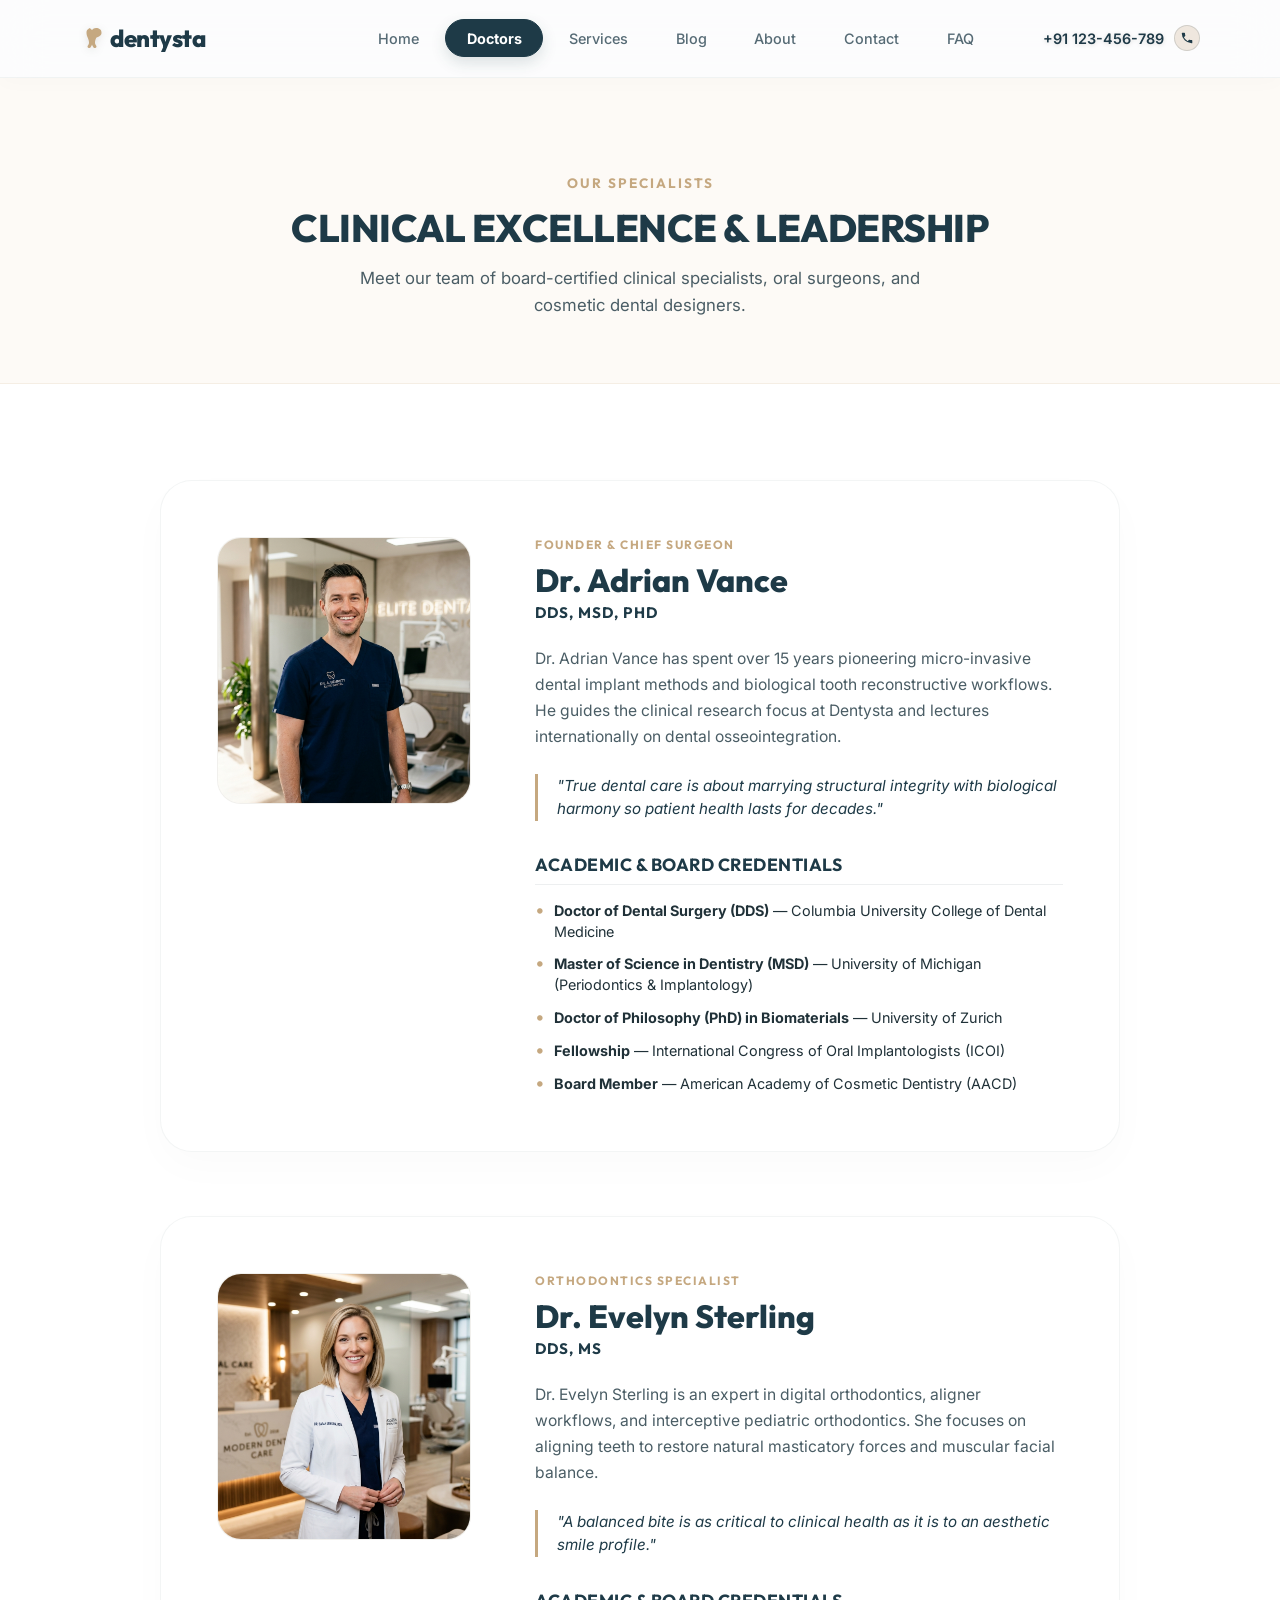
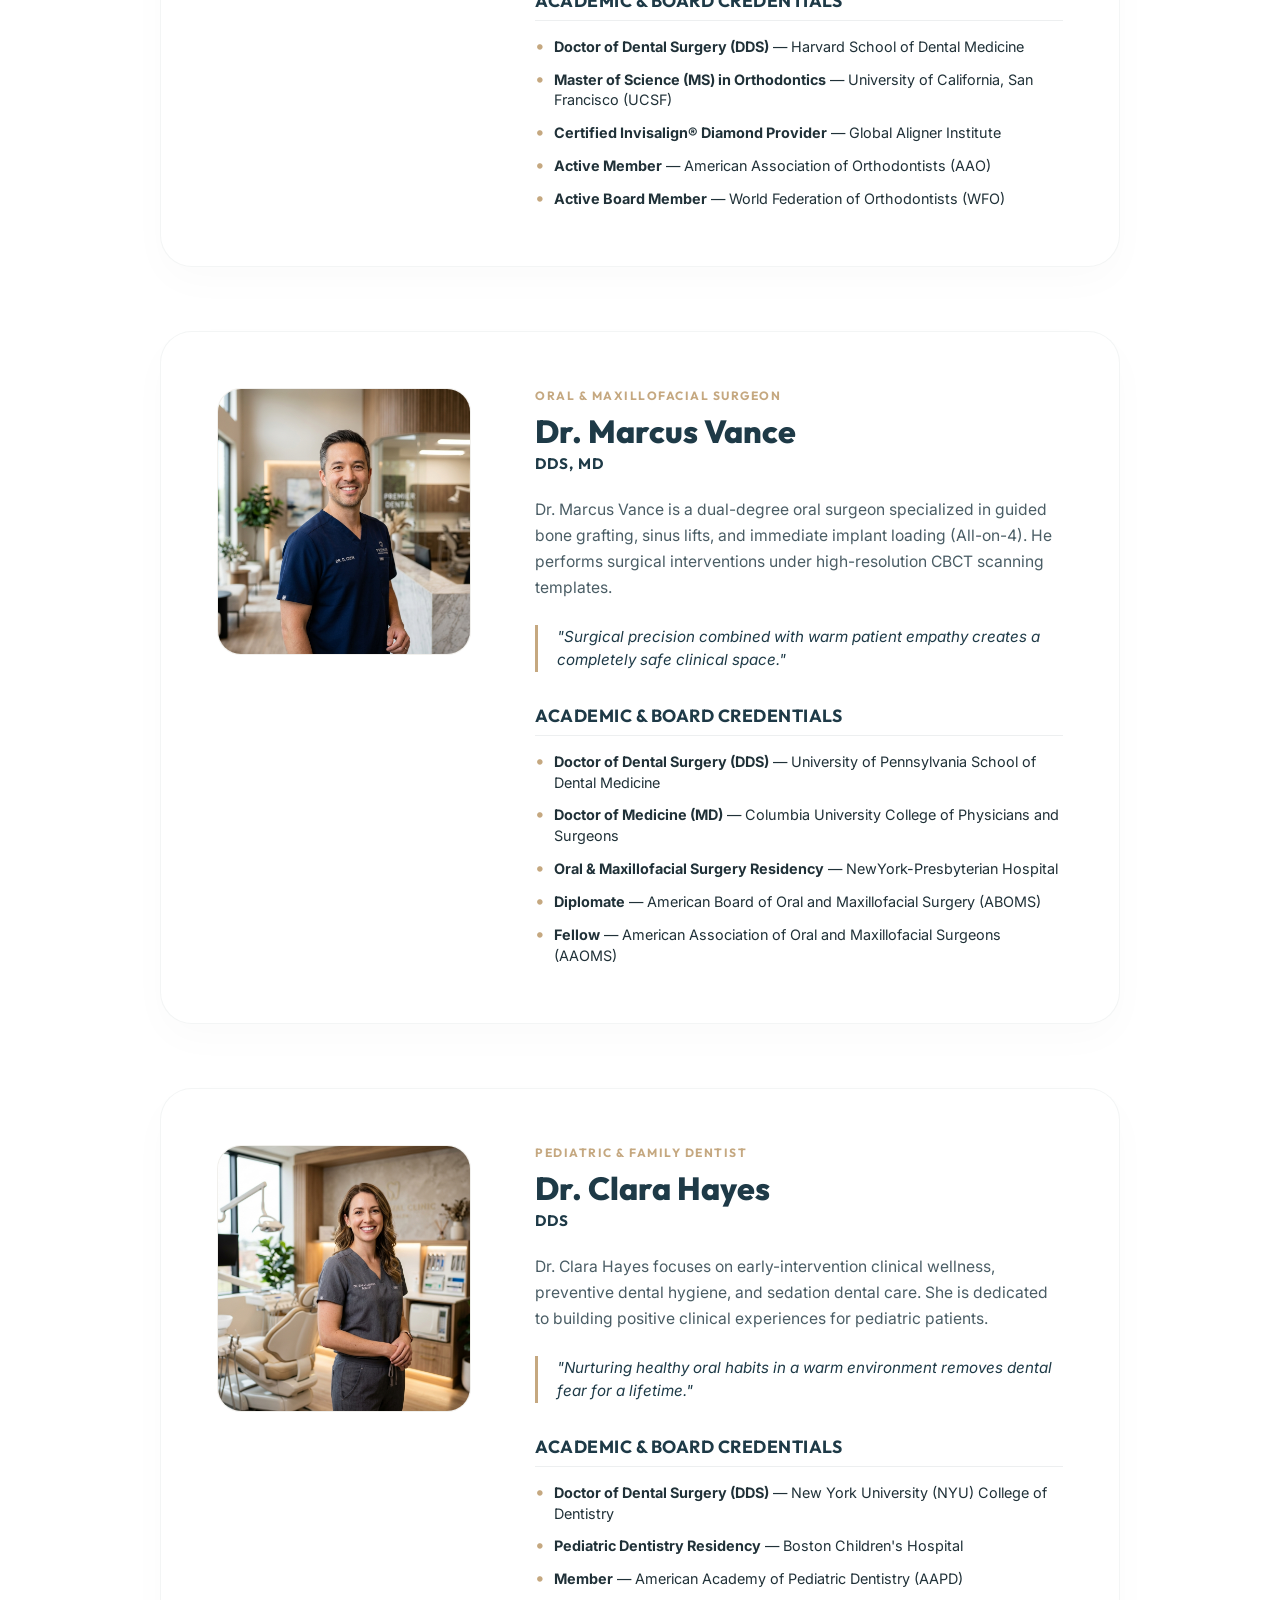
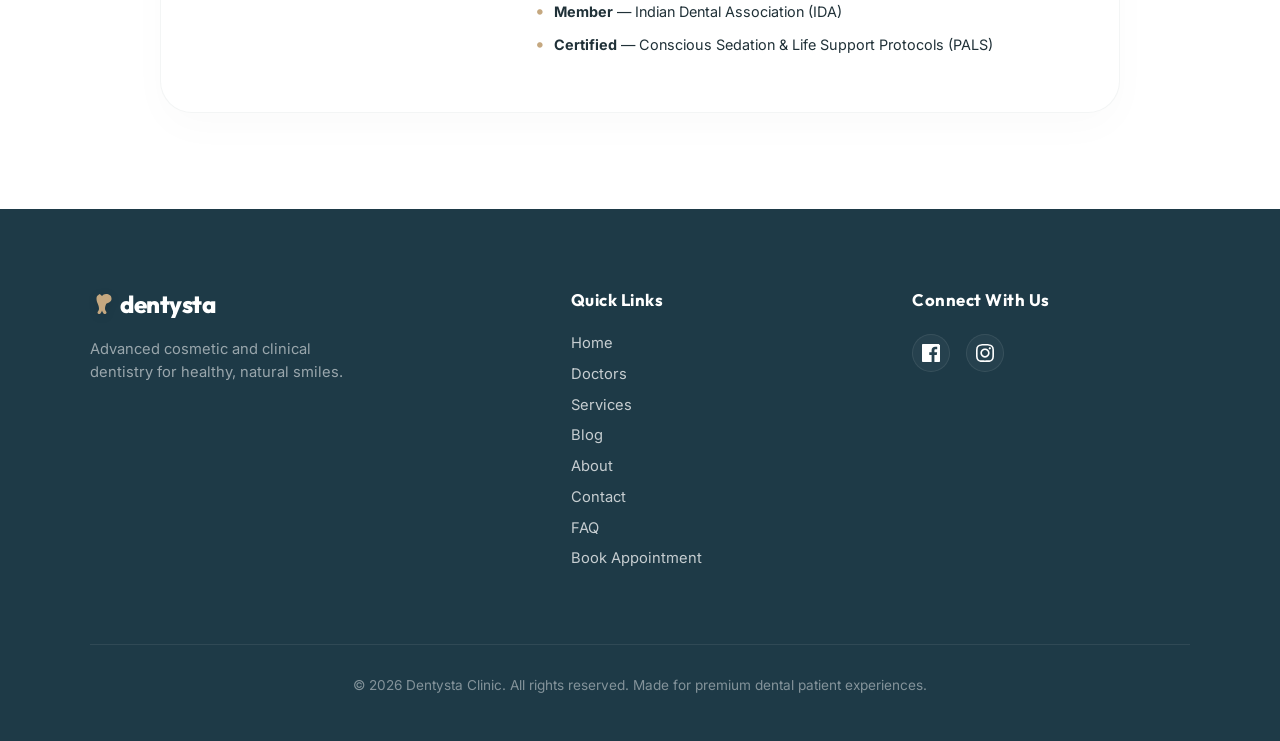
<file: doctors.html>
<!DOCTYPE html>
<html lang="en">
<head>
  <meta charset="UTF-8">
  <meta name="viewport" content="width=device-width, initial-scale=1.0">
  <title>Meet Our Specialists - Dentysta Clinic</title>
  <meta name="description" content="Meet our board-certified clinical specialists, prosthodontists, oral surgeons, and orthodontic realigners.">
  <!-- Google Fonts -->
  <link rel="preconnect" href="https://fonts.googleapis.com">
  <link rel="preconnect" href="https://fonts.gstatic.com" crossorigin>
  <link href="https://fonts.googleapis.com/css2?family=Inter:wght@400;500;600&family=Outfit:wght@400;500;600;700;800&display=swap" rel="stylesheet">
  <!-- CSS Stylesheet -->
  <link rel="stylesheet" href="style.css">
  <!-- Favicon -->
  <link rel="icon" type="image/svg+xml" href="data:image/svg+xml,%3Csvg xmlns='http://www.w3.org/2000/svg' viewBox='0 0 24 24' fill='none'%3E%3Cpath d='M12 2c-3.16 0-5.5 1.63-5.5 4.5 0 2 .5 3.5 1.25 5.25.75 1.75 1.25 3.25 1.25 5.25 0 1.5-1.5 2.5-1.5 3.5 0 1 1 1.5 2 1.5s2-2 2.5-3.5c.5 1.5 1.5 3.5 2.5 3.5s2-.5 2-1.5c0-1-1.5-2-1.5-3.5 0-2 .5-3.5 1.25-5.25C21 10 21.5 8.5 21.5 6.5 21.5 3.63 19.16 2 16 2c-1.8 0-3 .8-4 2-1-1.2-2.2-2-4-2z' stroke='%23c5a880' stroke-width='1.8' fill='%231e3a47' stroke-linecap='round' stroke-linejoin='round'/%3E%3C/svg%3E">
</head>
<body>
  <!-- Header Navigation -->
  <header class="hero-header light-header">
    <!-- Logo -->
    <a href="index.html#home" class="logo-wrapper" style="text-decoration: none;">
      <svg class="logo-icon" width="24" height="24" viewBox="0 0 24 24" fill="none" xmlns="http://www.w3.org/2000/svg">
        <path class="logo-stroke-path" d="M12 2c-3.16 0-5.5 1.63-5.5 4.5 0 2 .5 3.5 1.25 5.25.75 1.75 1.25 3.25 1.25 5.25 0 1.5-1.5 2.5-1.5 3.5 0 1 1 1.5 2 1.5s2-2 2.5-3.5c.5 1.5 1.5 3.5 2.5 3.5s2-.5 2-1.5c0-1-1.5-2-1.5-3.5 0-2 .5-3.5 1.25-5.25C21 10 21.5 8.5 21.5 6.5 21.5 3.63 19.16 2 16 2c-1.8 0-3 .8-4 2-1-1.2-2.2-2-4-2z" stroke="currentColor" stroke-width="1.8" stroke-linecap="round" stroke-linejoin="round"/>
      </svg>
      <span class="logo-text animate-text" style="color: var(--primary-color);">dentysta</span>
    </a>

      <!-- Navigation & Contact Wrapper for Mobile Menu -->
      <div class="nav-menu-wrapper" id="navMenuWrapper">
        <!-- Navigation Pill -->
        <nav class="nav-pill">
          <a href="index.html#home" class="nav-link">Home</a>
          <a href="doctors.html" class="nav-link active">Doctors</a>
          <a href="index.html#services" class="nav-link">Services</a>
          <a href="index.html#blog" class="nav-link">Blog</a>
          <a href="index.html#about" class="nav-link">About</a>
          <a href="index.html#contact" class="nav-link">Contact</a>
          <a href="index.html#faq" class="nav-link">FAQ</a>
        </nav>

        <!-- Contact Info -->
        <div class="contact-info">
          <a href="tel:+91123456789" class="contact-item" style="color: var(--primary-color);">
            <div class="contact-text-group">
              <span class="contact-label">+91 123-456-789</span>
            </div>
            <span class="contact-icon-wrapper" style="border-color: rgba(30, 58, 71, 0.15); color: var(--primary-color);">
              <svg class="contact-icon" width="14" height="14" viewBox="0 0 24 24" fill="currentColor" xmlns="http://www.w3.org/2000/svg">
                <path d="M6.62 10.79a15.09 15.09 0 0 0 6.59 6.59l2.2-2.2a1 1 0 0 1 1.11-.27c1.12.42 2.33.64 3.57.64a1 1 0 0 1 1 1V20a1 1 0 0 1-1 1A17 17 0 0 1 3 4a1 1 0 0 1 1-1h3.5a1 1 0 0 1 1 1c0 1.24.22 2.45.64 3.57a1 1 0 0 1-.27 1.11l-2.22 2.2z"/>
              </svg>
            </span>
          </a>
        </div>
      </div>

      <!-- Header Mobile Contacts Tray -->
      <div class="mobile-header-contacts">
        <a href="tel:+91123456789" class="mobile-contact-btn" aria-label="Call Clinic">
          <svg width="18" height="18" viewBox="0 0 24 24" fill="none" stroke="currentColor" stroke-width="2.5" stroke-linecap="round" stroke-linejoin="round">
            <path d="M22 16.92v3a2 2 0 0 1-2.18 2 19.79 19.79 0 0 1-8.63-3.07 19.5 19.5 0 0 1-6-6 19.79 19.79 0 0 1-3.07-8.67A2 2 0 0 1 4.11 2h3a2 2 0 0 1 2 1.72 12.84 12.84 0 0 0 .7 2.81 2 2 0 0 1-.45 2.11L8.09 9.91a16 16 0 0 0 6 6l1.27-1.27a2 2 0 0 1 2.11-.45 12.84 12.84 0 0 0 2.81.7A2 2 0 0 1 22 16.92z"/>
          </svg>
        </a>
        <a href="mailto:Dentysta@Gmail.com" class="mobile-contact-btn" aria-label="Email Clinic">
          <svg width="18" height="18" viewBox="0 0 24 24" fill="none" stroke="currentColor" stroke-width="2.5" stroke-linecap="round" stroke-linejoin="round">
            <path d="M4 4h16c1.1 0 2 .9 2 2v12c0 1.1-.9 2-2 2H4c-1.1 0-2-.9-2-2V6c0-1.1.9-2 2-2z"/>
            <polyline points="22,6 12,13 2,6"/>
          </svg>
        </a>
      </div>

      <!-- Mobile Menu Toggle Button -->
      <button class="mobile-menu-toggle" id="mobileMenuToggle" aria-label="Toggle Navigation Menu">
        <span class="hamburger-bar"></span>
        <span class="hamburger-bar"></span>
        <span class="hamburger-bar"></span>
      </button>
    </header>

  <!-- Subpage Hero Banner -->
  <section class="subpage-hero">
    <div class="section-container">
      <span class="section-tag-gold">Our Specialists</span>
      <h1 class="subpage-title">CLINICAL EXCELLENCE & LEADERSHIP</h1>
      <p class="subpage-subtitle">Meet our team of board-certified clinical specialists, oral surgeons, and cosmetic dental designers.</p>
    </div>
  </section>

  <!-- Doctors Detailed List Section -->
  <section class="doctors-detail-section">
    <div class="section-container">
      <div class="doctors-detail-list">
        
        <!-- Doctor 1: Dr. Adrian Vance -->
        <div class="doctor-detail-card">
          <div class="dr-detail-img-wrapper">
            <img src="dentist_adrian.png" alt="Dr. Adrian Vance" class="dr-detail-img">
          </div>
          <div class="dr-detail-info">
            <span class="dr-detail-badge">Founder & Chief Surgeon</span>
            <h2>Dr. Adrian Vance</h2>
            <span class="dr-detail-degrees">DDS, MSD, PhD</span>
            
            <p class="dr-detail-bio">Dr. Adrian Vance has spent over 15 years pioneering micro-invasive dental implant methods and biological tooth reconstructive workflows. He guides the clinical research focus at Dentysta and lectures internationally on dental osseointegration.</p>
            
            <blockquote class="dr-detail-quote">
              "True dental care is about marrying structural integrity with biological harmony so patient health lasts for decades."
            </blockquote>
            
            <div class="dr-detail-credentials">
              <h3>Academic & Board Credentials</h3>
              <ul>
                <li><strong>Doctor of Dental Surgery (DDS)</strong> — Columbia University College of Dental Medicine</li>
                <li><strong>Master of Science in Dentistry (MSD)</strong> — University of Michigan (Periodontics & Implantology)</li>
                <li><strong>Doctor of Philosophy (PhD) in Biomaterials</strong> — University of Zurich</li>
                <li><strong>Fellowship</strong> — International Congress of Oral Implantologists (ICOI)</li>
                <li><strong>Board Member</strong> — American Academy of Cosmetic Dentistry (AACD)</li>
              </ul>
            </div>
          </div>
        </div>

        <!-- Doctor 2: Dr. Evelyn Sterling -->
        <div class="doctor-detail-card">
          <div class="dr-detail-img-wrapper">
            <img src="dentist_evelyn.png" alt="Dr. Evelyn Sterling" class="dr-detail-img">
          </div>
          <div class="dr-detail-info">
            <span class="dr-detail-badge">Orthodontics Specialist</span>
            <h2>Dr. Evelyn Sterling</h2>
            <span class="dr-detail-degrees">DDS, MS</span>
            
            <p class="dr-detail-bio">Dr. Evelyn Sterling is an expert in digital orthodontics, aligner workflows, and interceptive pediatric orthodontics. She focuses on aligning teeth to restore natural masticatory forces and muscular facial balance.</p>
            
            <blockquote class="dr-detail-quote">
              "A balanced bite is as critical to clinical health as it is to an aesthetic smile profile."
            </blockquote>
            
            <div class="dr-detail-credentials">
              <h3>Academic & Board Credentials</h3>
              <ul>
                <li><strong>Doctor of Dental Surgery (DDS)</strong> — Harvard School of Dental Medicine</li>
                <li><strong>Master of Science (MS) in Orthodontics</strong> — University of California, San Francisco (UCSF)</li>
                <li><strong>Certified Invisalign® Diamond Provider</strong> — Global Aligner Institute</li>
                <li><strong>Active Member</strong> — American Association of Orthodontists (AAO)</li>
                <li><strong>Active Board Member</strong> — World Federation of Orthodontists (WFO)</li>
              </ul>
            </div>
          </div>
        </div>

        <!-- Doctor 3: Dr. Marcus Vance -->
        <div class="doctor-detail-card">
          <div class="dr-detail-img-wrapper">
            <img src="dentist_marcus.png" alt="Dr. Marcus Vance" class="dr-detail-img">
          </div>
          <div class="dr-detail-info">
            <span class="dr-detail-badge">Oral & Maxillofacial Surgeon</span>
            <h2>Dr. Marcus Vance</h2>
            <span class="dr-detail-degrees">DDS, MD</span>
            
            <p class="dr-detail-bio">Dr. Marcus Vance is a dual-degree oral surgeon specialized in guided bone grafting, sinus lifts, and immediate implant loading (All-on-4). He performs surgical interventions under high-resolution CBCT scanning templates.</p>
            
            <blockquote class="dr-detail-quote">
              "Surgical precision combined with warm patient empathy creates a completely safe clinical space."
            </blockquote>
            
            <div class="dr-detail-credentials">
              <h3>Academic & Board Credentials</h3>
              <ul>
                <li><strong>Doctor of Dental Surgery (DDS)</strong> — University of Pennsylvania School of Dental Medicine</li>
                <li><strong>Doctor of Medicine (MD)</strong> — Columbia University College of Physicians and Surgeons</li>
                <li><strong>Oral & Maxillofacial Surgery Residency</strong> — NewYork-Presbyterian Hospital</li>
                <li><strong>Diplomate</strong> — American Board of Oral and Maxillofacial Surgery (ABOMS)</li>
                <li><strong>Fellow</strong> — American Association of Oral and Maxillofacial Surgeons (AAOMS)</li>
              </ul>
            </div>
          </div>
        </div>

        <!-- Doctor 4: Dr. Clara Hayes -->
        <div class="doctor-detail-card">
          <div class="dr-detail-img-wrapper">
            <img src="dentist_clara.png" alt="Dr. Clara Hayes" class="dr-detail-img">
          </div>
          <div class="dr-detail-info">
            <span class="dr-detail-badge">Pediatric & Family Dentist</span>
            <h2>Dr. Clara Hayes</h2>
            <span class="dr-detail-degrees">DDS</span>
            
            <p class="dr-detail-bio">Dr. Clara Hayes focuses on early-intervention clinical wellness, preventive dental hygiene, and sedation dental care. She is dedicated to building positive clinical experiences for pediatric patients.</p>
            
            <blockquote class="dr-detail-quote">
              "Nurturing healthy oral habits in a warm environment removes dental fear for a lifetime."
            </blockquote>
            
            <div class="dr-detail-credentials">
              <h3>Academic & Board Credentials</h3>
              <ul>
                <li><strong>Doctor of Dental Surgery (DDS)</strong> — New York University (NYU) College of Dentistry</li>
                <li><strong>Pediatric Dentistry Residency</strong> — Boston Children's Hospital</li>
                <li><strong>Member</strong> — American Academy of Pediatric Dentistry (AAPD)</li>
                <li><strong>Member</strong> — Indian Dental Association (IDA)</li>
                <li><strong>Certified</strong> — Conscious Sedation & Life Support Protocols (PALS)</li>
              </ul>
            </div>
          </div>
        </div>

      </div>
    </div>
  </section>

  <!-- Final Page Footer -->
  <footer class="main-footer">
    <div class="footer-container">
      <div class="footer-top">
        <div class="footer-brand">
          <a href="index.html#home" class="logo-wrapper" style="text-decoration: none;">
            <svg class="logo-icon" width="24" height="24" viewBox="0 0 24 24" fill="none" xmlns="http://www.w3.org/2000/svg">
              <path class="logo-stroke-path" d="M12 2c-3.16 0-5.5 1.63-5.5 4.5 0 2 .5 3.5 1.25 5.25.75 1.75 1.25 3.25 1.25 5.25 0 1.5-1.5 2.5-1.5 3.5 0 1 1 1.5 2 1.5s2-2 2.5-3.5c.5 1.5 1.5 3.5 2.5 3.5s2-.5 2-1.5c0-1-1.5-2-1.5-3.5 0-2 .5-3.5 1.25-5.25C21 10 21.5 8.5 21.5 6.5 21.5 3.63 19.16 2 16 2c-1.8 0-3 .8-4 2-1-1.2-2.2-2-4-2z" stroke="#c5a880" stroke-width="1.8" fill="#c5a880" stroke-linecap="round" stroke-linejoin="round"/>
            </svg>
            <span class="logo-text" style="color:#ffffff;">dentysta</span>
          </a>
          <p class="footer-tagline">Advanced cosmetic and clinical dentistry for healthy, natural smiles.</p>
        </div>
        
        <div class="footer-links">
          <h4>Quick Links</h4>
          <a href="index.html#home">Home</a>
          <a href="doctors.html">Doctors</a>
          <a href="index.html#services">Services</a>
          <a href="index.html#blog">Blog</a>
          <a href="index.html#about">About</a>
          <a href="index.html#contact">Contact</a>
          <a href="index.html#faq">FAQ</a>
          <a href="index.html#book">Book Appointment</a>
        </div>

        <div class="footer-socials">
          <h4>Connect With Us</h4>
          <div class="social-icons">
            <a href="#" class="social-icon">
              <svg width="18" height="18" viewBox="0 0 24 24" fill="currentColor">
                <path d="M22.675 0h-21.35c-.732 0-1.325.593-1.325 1.325v21.351c0 .731.593 1.324 1.325 1.324h11.495v-9.294h-3.128v-3.622h3.128v-2.671c0-3.1 1.893-4.788 4.659-4.788 1.325 0 2.463.099 2.795.143v3.24l-1.918.001c-1.504 0-1.795.715-1.795 1.763v2.313h3.587l-.467 3.622h-3.12v9.293h6.116c.73 0 1.323-.593 1.323-1.325v-21.35c0-.732-.593 1.325-1.325-1.325z"/>
              </svg>
            </a>
            <a href="#" class="social-icon">
              <svg width="18" height="18" viewBox="0 0 24 24" fill="currentColor">
                <path d="M12 2.163c3.204 0 3.584.012 4.85.07 3.252.148 4.771 1.691 4.919 4.919.058 1.265.069 1.645.069 4.849 0 3.205-.012 3.584-.069 4.849-.149 3.225-1.664 4.771-4.919 4.919-1.266.058-1.644.07-4.85.07-3.204 0-3.584-.012-4.849-.07-3.26-.149-4.771-1.699-4.919-4.92-.058-1.265-.07-1.644-.07-4.849 0-3.204.013-3.583.07-4.849.149-3.227 1.664-4.771 4.919-4.919 1.266-.057 1.645-.069 4.849-.069zm0-2c-3.259 0-3.667.014-4.947.072-4.358.2-6.78 2.618-6.98 6.98-.059 1.281-.073 1.689-.073 4.948 0 3.259.014 3.668.072 4.948.2 4.358 2.618 6.78 6.98 6.98 1.281.058 1.689.072 4.948.072 3.259 0 3.668-.014 4.948-.072 4.354-.2 6.782-2.618 6.979-6.98.059-1.28.073-1.689.073-4.948 0-3.259-.014-3.667-.072-4.947-.196-4.354-2.617-6.78-6.979-6.98-1.281-.059-1.69-.073-4.949-.073zm0 5.838c-3.403 0-6.162 2.759-6.162 6.162s2.759 6.163 6.162 6.163 6.162-2.759 6.162-6.163c0-3.403-2.759-6.162-6.162-6.162zm0 10.162c-2.209 0-4-1.79-4-4 0-2.209 1.791-4 4-4s4 1.791 4 4c0 2.21-1.791 4-4 4zm6.406-11.845c-.796 0-1.441.645-1.441 1.44s.645 1.44 1.441 1.44c.795 0 1.439-.645 1.439-1.44s-.644-1.44-1.439-1.44z"/>
            </svg>
          </a>
        </div>
      </div>
    </div>
    <div class="footer-bottom">
      <p>&copy; 2026 Dentysta Clinic. All rights reserved. Made for premium dental patient experiences.</p>
    </div>
  </footer>

  <!-- Back to Top Floating Button -->
  <a href="#" class="back-to-top-btn" id="backToTopBtn" aria-label="Back to Top">
    <svg width="24" height="24" viewBox="0 0 24 24" fill="none" stroke="currentColor" stroke-width="2.5" stroke-linecap="round" stroke-linejoin="round">
      <line x1="12" y1="19" x2="12" y2="5"></line>
      <polyline points="5 12 12 5 19 12"></polyline>
    </svg>
    <span class="back-to-top-tooltip">Back to Top</span>
  </a>

  <!-- Script for Back to Top Scroll Behavior -->
  <script>
    // Force subpage to start from the top section on reload, but preserve back/forward scroll position
    const navEntries = performance.getEntriesByType('navigation');
    const isReload = navEntries.length > 0 && navEntries[0].type === 'reload';

    if (isReload) {
      if (history.scrollRestoration) {
        history.scrollRestoration = 'manual';
      }
      window.scrollTo({ top: 0, behavior: 'instant' });
    } else {
      if (history.scrollRestoration) {
        history.scrollRestoration = 'auto';
      }
    }

    // Mobile Menu Toggle Behavior
    const mobileMenuToggle = document.getElementById('mobileMenuToggle');
    const navMenuWrapper = document.getElementById('navMenuWrapper');
    if (mobileMenuToggle && navMenuWrapper) {
      mobileMenuToggle.addEventListener('click', () => {
        mobileMenuToggle.classList.toggle('active');
        navMenuWrapper.classList.toggle('active');
        document.body.classList.toggle('menu-open');
      });

      // Close menu when clicking a nav link
      const links = navMenuWrapper.querySelectorAll('.nav-link, .contact-item');
      links.forEach(link => {
        link.addEventListener('click', () => {
          mobileMenuToggle.classList.remove('active');
          navMenuWrapper.classList.remove('active');
          document.body.classList.remove('menu-open');
        });
      });
    }

    const backToTopBtn = document.getElementById('backToTopBtn');
    if (backToTopBtn) {
      window.addEventListener('scroll', () => {
        if (window.scrollY > 150) {
          backToTopBtn.classList.add('visible');
        } else {
          backToTopBtn.classList.remove('visible');
        }
      });
      backToTopBtn.addEventListener('click', (e) => {
        e.preventDefault();
        window.scrollTo({
          top: 0,
          behavior: 'smooth'
        });
      });
    }
  </script>
</body>
</html>
</file>
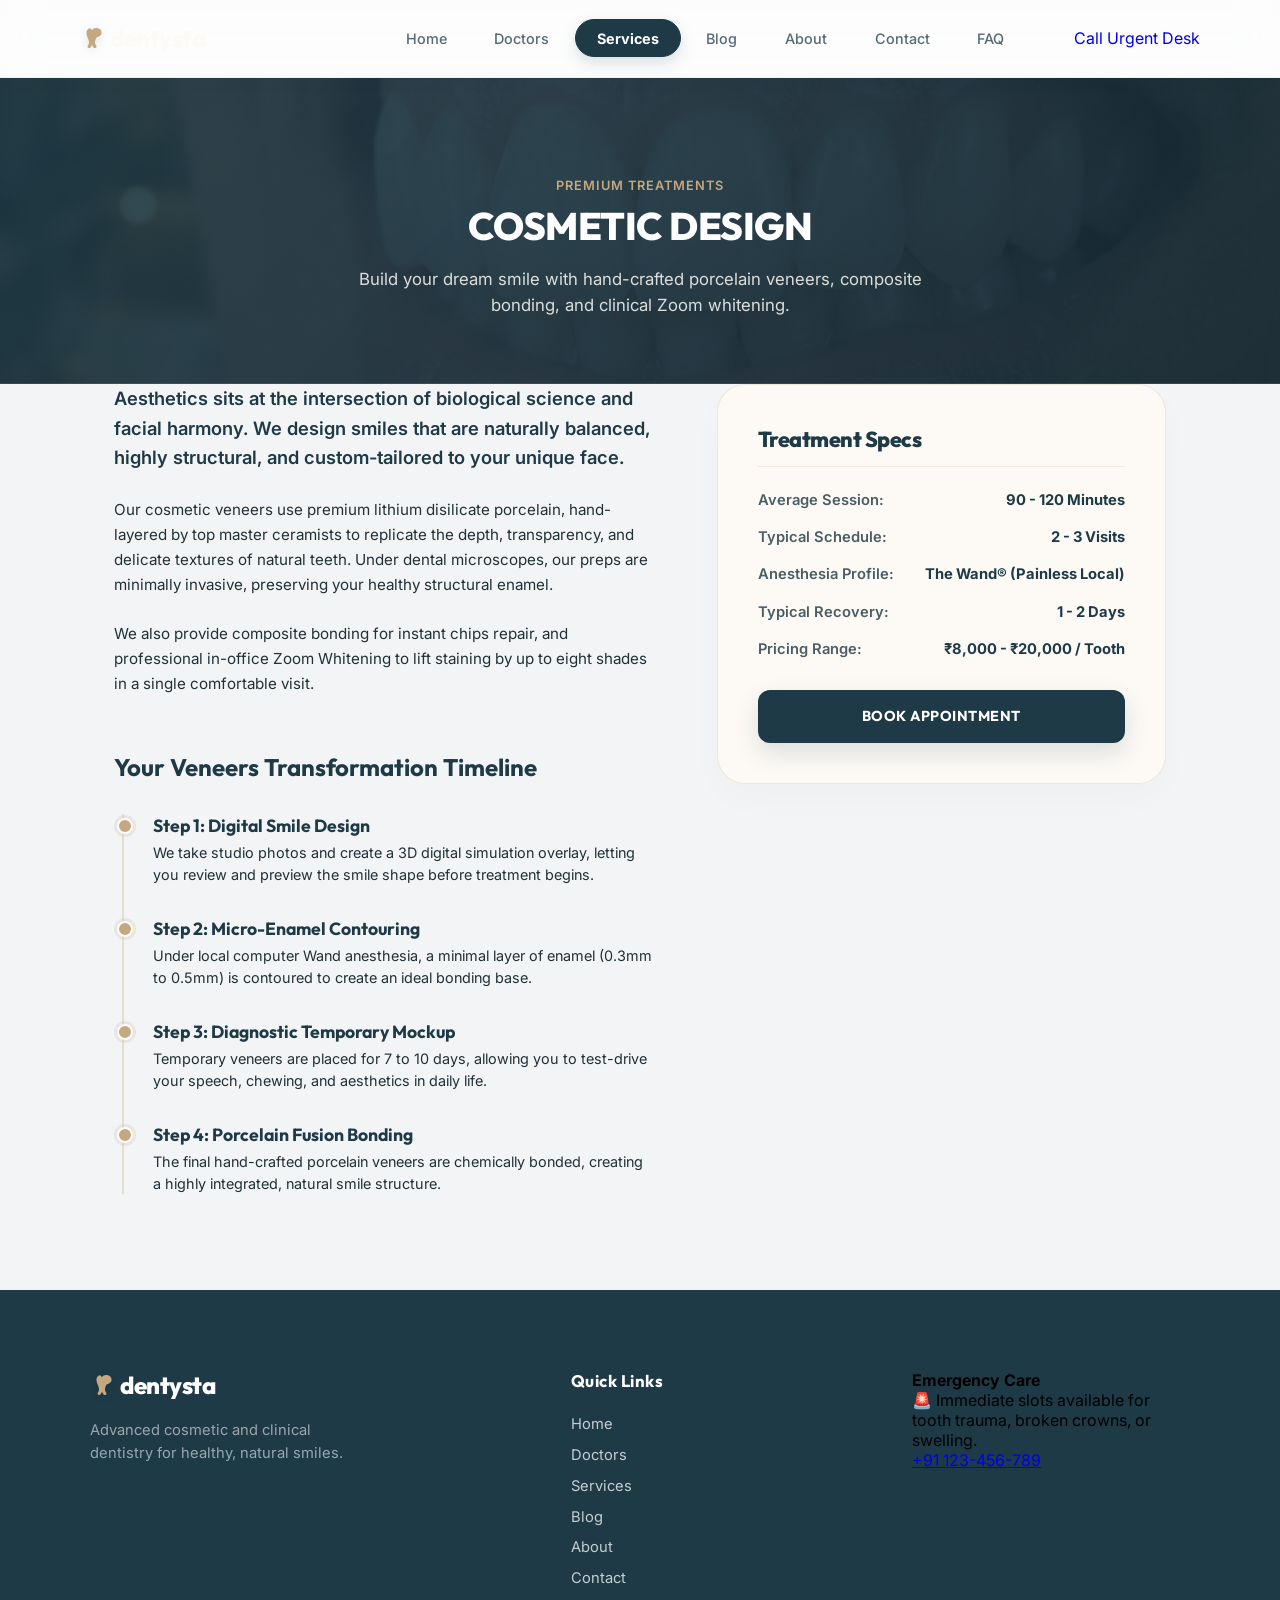
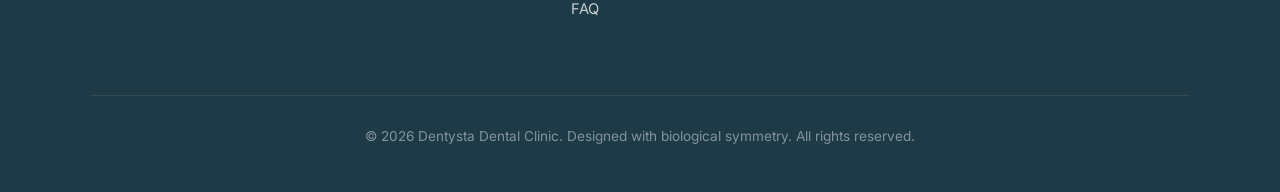
<file: treatment-cosmetic.html>
<!DOCTYPE html>
<html lang="en">
<head>
  <meta charset="UTF-8">
  <meta name="viewport" content="width=device-width, initial-scale=1.0">
  <title>Cosmetic Design - Dentysta Dental Clinic</title>
  <meta name="description" content="Experience dental veneers, composite bonding, and professional zoom whitening designed with facial aesthetics at Dentysta.">
  <!-- Google Fonts -->
  <link rel="preconnect" href="https://fonts.googleapis.com">
  <link rel="preconnect" href="https://fonts.gstatic.com" crossorigin>
  <link href="https://fonts.googleapis.com/css2?family=Inter:wght@400;500;600&family=Outfit:wght@400;500;600;700;800&display=swap" rel="stylesheet">
  <!-- CSS Stylesheet -->
  <link rel="stylesheet" href="style.css">
  <!-- Favicon -->
  <link rel="icon" type="image/svg+xml" href="data:image/svg+xml,%3Csvg xmlns='http://www.w3.org/2000/svg' viewBox='0 0 24 24' fill='none'%3E%3Cpath d='M12 2c-3.16 0-5.5 1.63-5.5 4.5 0 2 .5 3.5 1.25 5.25.75 1.75 1.25 3.25 1.25 5.25 0 1.5-1.5 2.5-1.5 3.5 0 1 1 1.5 2 1.5s2-2 2.5-3.5c.5 1.5 1.5 3.5 2.5 3.5s2-.5 2-1.5c0-1-1.5-2-1.5-3.5 0-2 .5-3.5 1.25-5.25C21 10 21.5 8.5 21.5 6.5 21.5 3.63 19.16 2 16 2c-1.8 0-3 .8-4 2-1-1.2-2.2-2-4-2z' stroke='%23c5a880' stroke-width='1.8' fill='%231e3a47' stroke-linecap='round' stroke-linejoin='round'/%3E%3C/svg%3E">
</head>
<body class="light-body">
  <!-- Header Navigation Override with light-header theme -->
  <header class="hero-header light-header">
    <!-- Logo -->
    <a href="index.html#home" class="logo-wrapper" style="text-decoration: none;">
      <svg class="logo-icon" width="24" height="24" viewBox="0 0 24 24" fill="none" xmlns="http://www.w3.org/2000/svg">
        <path class="logo-stroke-path" d="M12 2c-3.16 0-5.5 1.63-5.5 4.5 0 2 .5 3.5 1.25 5.25.75 1.75 1.25 3.25 1.25 5.25 0 1.5-1.5 2.5-1.5 3.5 0 1 1 1.5 2 1.5s2-2 2.5-3.5c.5 1.5 1.5 3.5 2.5 3.5s2-.5 2-1.5c0-1-1.5-2-1.5-3.5 0-2 .5-3.5 1.25-5.25C21 10 21.5 8.5 21.5 6.5 21.5 3.63 19.16 2 16 2c-1.8 0-3 .8-4 2-1-1.2-2.2-2-4-2z" stroke="#1e3a47" stroke-width="1.8" fill="#1e3a47" stroke-linecap="round" stroke-linejoin="round"/>
      </svg>
      <span class="logo-text">dentysta</span>
    </a>

      <!-- Navigation & Contact Wrapper for Mobile Menu -->
      <div class="nav-menu-wrapper" id="navMenuWrapper">
        <!-- Navigation Menu (Synced Order) -->
        <nav class="nav-pill">
          <a href="index.html#home" class="nav-link">Home</a>
          <a href="index.html#doctors" class="nav-link">Doctors</a>
          <a href="index.html#services" class="nav-link active">Services</a>
          <a href="index.html#blog" class="nav-link">Blog</a>
          <a href="index.html#about" class="nav-link">About</a>
          <a href="index.html#contact" class="nav-link">Contact</a>
          <a href="index.html#faq" class="nav-link">FAQ</a>
        </nav>

        <!-- Header Contact Button -->
        <div class="header-contact">
          <a href="tel:+91123456789" class="contact-pill" style="text-decoration: none;">
            <span>Call Urgent Desk</span>
          </a>
        </div>
      </div>

      <!-- Header Mobile Contacts Tray -->
      <div class="mobile-header-contacts">
        <a href="tel:+91123456789" class="mobile-contact-btn" aria-label="Call Clinic">
          <svg width="18" height="18" viewBox="0 0 24 24" fill="none" stroke="currentColor" stroke-width="2.5" stroke-linecap="round" stroke-linejoin="round">
            <path d="M22 16.92v3a2 2 0 0 1-2.18 2 19.79 19.79 0 0 1-8.63-3.07 19.5 19.5 0 0 1-6-6 19.79 19.79 0 0 1-3.07-8.67A2 2 0 0 1 4.11 2h3a2 2 0 0 1 2 1.72 12.84 12.84 0 0 0 .7 2.81 2 2 0 0 1-.45 2.11L8.09 9.91a16 16 0 0 0 6 6l1.27-1.27a2 2 0 0 1 2.11-.45 12.84 12.84 0 0 0 2.81.7A2 2 0 0 1 22 16.92z"/>
          </svg>
        </a>
        <a href="mailto:Dentysta@Gmail.com" class="mobile-contact-btn" aria-label="Email Clinic">
          <svg width="18" height="18" viewBox="0 0 24 24" fill="none" stroke="currentColor" stroke-width="2.5" stroke-linecap="round" stroke-linejoin="round">
            <path d="M4 4h16c1.1 0 2 .9 2 2v12c0 1.1-.9 2-2 2H4c-1.1 0-2-.9-2-2V6c0-1.1.9-2 2-2z"/>
            <polyline points="22,6 12,13 2,6"/>
          </svg>
        </a>
      </div>

      <!-- Mobile Menu Toggle Button -->
      <button class="mobile-menu-toggle" id="mobileMenuToggle" aria-label="Toggle Navigation Menu">
        <span class="hamburger-bar"></span>
        <span class="hamburger-bar"></span>
        <span class="hamburger-bar"></span>
      </button>
    </header>

  <!-- Treatment Hero Banner -->
  <section class="subpage-hero treatment-hero" style="background-image: linear-gradient(135deg, rgba(30, 58, 71, 0.9) 0%, rgba(22, 42, 52, 0.95) 100%), url('treatment_cosmetic.png'); background-size: cover; background-position: center;">
    <div class="treatment-hero-content">
      <span class="case-badge">Premium Treatments</span>
      <h1 class="subpage-title" style="color: #ffffff; margin-top: 0.5rem;">COSMETIC DESIGN</h1>
      <p class="subpage-subtitle" style="color: rgba(253, 251, 247, 0.85); max-width: 600px; margin: 1rem auto 0 auto;">Build your dream smile with hand-crafted porcelain veneers, composite bonding, and clinical Zoom whitening.</p>
    </div>
  </section>

  <!-- Detailed Treatment Section -->
  <section class="treatment-section">
    <div class="treatment-grid">
      <!-- Left Column: Details & Clinical Workflow -->
      <div class="treatment-details-content">
        <p class="lead-text">
          Aesthetics sits at the intersection of biological science and facial harmony. We design smiles that are naturally balanced, highly structural, and custom-tailored to your unique face.
        </p>
        <p>
          Our cosmetic veneers use premium lithium disilicate porcelain, hand-layered by top master ceramists to replicate the depth, transparency, and delicate textures of natural teeth. Under dental microscopes, our preps are minimally invasive, preserving your healthy structural enamel.
        </p>
        <p>
          We also provide composite bonding for instant chips repair, and professional in-office Zoom Whitening to lift staining by up to eight shades in a single comfortable visit.
        </p>

        <!-- Step-by-Step Clinical Timeline -->
        <div class="treatment-timeline-wrap">
          <h3>Your Veneers Transformation Timeline</h3>
          <div class="treatment-timeline">
            <div class="timeline-step">
              <h4>Step 1: Digital Smile Design</h4>
              <p>We take studio photos and create a 3D digital simulation overlay, letting you review and preview the smile shape before treatment begins.</p>
            </div>
            <div class="timeline-step">
              <h4>Step 2: Micro-Enamel Contouring</h4>
              <p>Under local computer Wand anesthesia, a minimal layer of enamel (0.3mm to 0.5mm) is contoured to create an ideal bonding base.</p>
            </div>
            <div class="timeline-step">
              <h4>Step 3: Diagnostic Temporary Mockup</h4>
              <p>Temporary veneers are placed for 7 to 10 days, allowing you to test-drive your speech, chewing, and aesthetics in daily life.</p>
            </div>
            <div class="timeline-step">
              <h4>Step 4: Porcelain Fusion Bonding</h4>
              <p>The final hand-crafted porcelain veneers are chemically bonded, creating a highly integrated, natural smile structure.</p>
            </div>
          </div>
        </div>
      </div>

      <!-- Right Column: Specs Sidebar -->
      <aside class="treatment-specs-sidebar">
        <h3>Treatment Specs</h3>
        
        <div class="treatment-spec-item">
          <span class="label">Average Session:</span>
          <span class="val">90 - 120 Minutes</span>
        </div>
        
        <div class="treatment-spec-item">
          <span class="label">Typical Schedule:</span>
          <span class="val">2 - 3 Visits</span>
        </div>
        
        <div class="treatment-spec-item">
          <span class="label">Anesthesia Profile:</span>
          <span class="val">The Wand® (Painless Local)</span>
        </div>
        
        <div class="treatment-spec-item">
          <span class="label">Typical Recovery:</span>
          <span class="val">1 - 2 Days</span>
        </div>
        
        <div class="treatment-spec-item">
          <span class="label">Pricing Range:</span>
          <span class="val">₹8,000 - ₹20,000 / Tooth</span>
        </div>

        <a href="index.html#book" class="sidebar-cta-btn">Book Appointment</a>
      </aside>
    </div>
  </section>

  <!-- Final Page Footer -->
  <footer class="main-footer">
    <div class="footer-container">
      <div class="footer-top">
        <div class="footer-brand">
          <a href="index.html#home" class="logo-wrapper" style="text-decoration: none;">
            <svg class="logo-icon" width="24" height="24" viewBox="0 0 24 24" fill="none" xmlns="http://www.w3.org/2000/svg">
              <path class="logo-stroke-path" d="M12 2c-3.16 0-5.5 1.63-5.5 4.5 0 2 .5 3.5 1.25 5.25.75 1.75 1.25 3.25 1.25 5.25 0 1.5-1.5 2.5-1.5 3.5 0 1 1 1.5 2 1.5s2-2 2.5-3.5c.5 1.5 1.5 3.5 2.5 3.5s2-.5 2-1.5c0-1-1.5-2-1.5-3.5 0-2 .5-3.5 1.25-5.25C21 10 21.5 8.5 21.5 6.5 21.5 3.63 19.16 2 16 2c-1.8 0-3 .8-4 2-1-1.2-2.2-2-4-2z" stroke="#c5a880" stroke-width="1.8" fill="#c5a880" stroke-linecap="round" stroke-linejoin="round"/>
            </svg>
            <span class="logo-text" style="color:#ffffff;">dentysta</span>
          </a>
          <p class="footer-tagline">Advanced cosmetic and clinical dentistry for healthy, natural smiles.</p>
        </div>
        
        <div class="footer-links">
          <h4>Quick Links</h4>
          <a href="index.html#home">Home</a>
          <a href="index.html#doctors">Doctors</a>
          <a href="index.html#services">Services</a>
          <a href="index.html#blog">Blog</a>
          <a href="index.html#about">About</a>
          <a href="index.html#contact">Contact</a>
          <a href="index.html#faq">FAQ</a>
        </div>
        
        <div class="footer-contact">
          <h4>Emergency Care</h4>
          <p class="emergency-alert">🚨 Immediate slots available for tooth trauma, broken crowns, or swelling.</p>
          <a href="tel:+91123456789" class="footer-phone-btn">+91 123-456-789</a>
        </div>
      </div>
      
      <div class="footer-bottom">
        <p>&copy; 2026 Dentysta Dental Clinic. Designed with biological symmetry. All rights reserved.</p>
      </div>
    </div>
  </footer>

  <!-- Back to Top Floating Button -->
  <a href="#" class="back-to-top-btn" id="backToTopBtn" aria-label="Back to Top">
    <svg width="24" height="24" viewBox="0 0 24 24" fill="none" stroke="currentColor" stroke-width="2.5" stroke-linecap="round" stroke-linejoin="round">
      <line x1="12" y1="19" x2="12" y2="5"></line>
      <polyline points="5 12 12 5 19 12"></polyline>
    </svg>
    <span class="back-to-top-tooltip">Back to Top</span>
  </a>

  <!-- Script for Back to Top Scroll Behavior -->
  <script>
    // Force subpage to start from the top section on reload, but preserve back/forward scroll position
    const navEntries = performance.getEntriesByType('navigation');
    const isReload = navEntries.length > 0 && navEntries[0].type === 'reload';

    if (isReload) {
      if (history.scrollRestoration) {
        history.scrollRestoration = 'manual';
      }
      window.scrollTo({ top: 0, behavior: 'instant' });
    } else {
      if (history.scrollRestoration) {
        history.scrollRestoration = 'auto';
      }
    }

    // Mobile Menu Toggle Behavior
    const mobileMenuToggle = document.getElementById('mobileMenuToggle');
    const navMenuWrapper = document.getElementById('navMenuWrapper');
    if (mobileMenuToggle && navMenuWrapper) {
      mobileMenuToggle.addEventListener('click', () => {
        mobileMenuToggle.classList.toggle('active');
        navMenuWrapper.classList.toggle('active');
        document.body.classList.toggle('menu-open');
      });

      // Close menu when clicking a nav link
      const links = navMenuWrapper.querySelectorAll('.nav-link, .contact-pill');
      links.forEach(link => {
        link.addEventListener('click', () => {
          mobileMenuToggle.classList.remove('active');
          navMenuWrapper.classList.remove('active');
          document.body.classList.remove('menu-open');
        });
      });
    }

    const backToTopBtn = document.getElementById('backToTopBtn');
    if (backToTopBtn) {
      window.addEventListener('scroll', () => {
        if (window.scrollY > 150) {
          backToTopBtn.classList.add('visible');
        } else {
          backToTopBtn.classList.remove('visible');
        }
      });
      backToTopBtn.addEventListener('click', (e) => {
        e.preventDefault();
        window.scrollTo({
          top: 0,
          behavior: 'smooth'
        });
      });
    }
  </script>
</body>
</html>
</file>
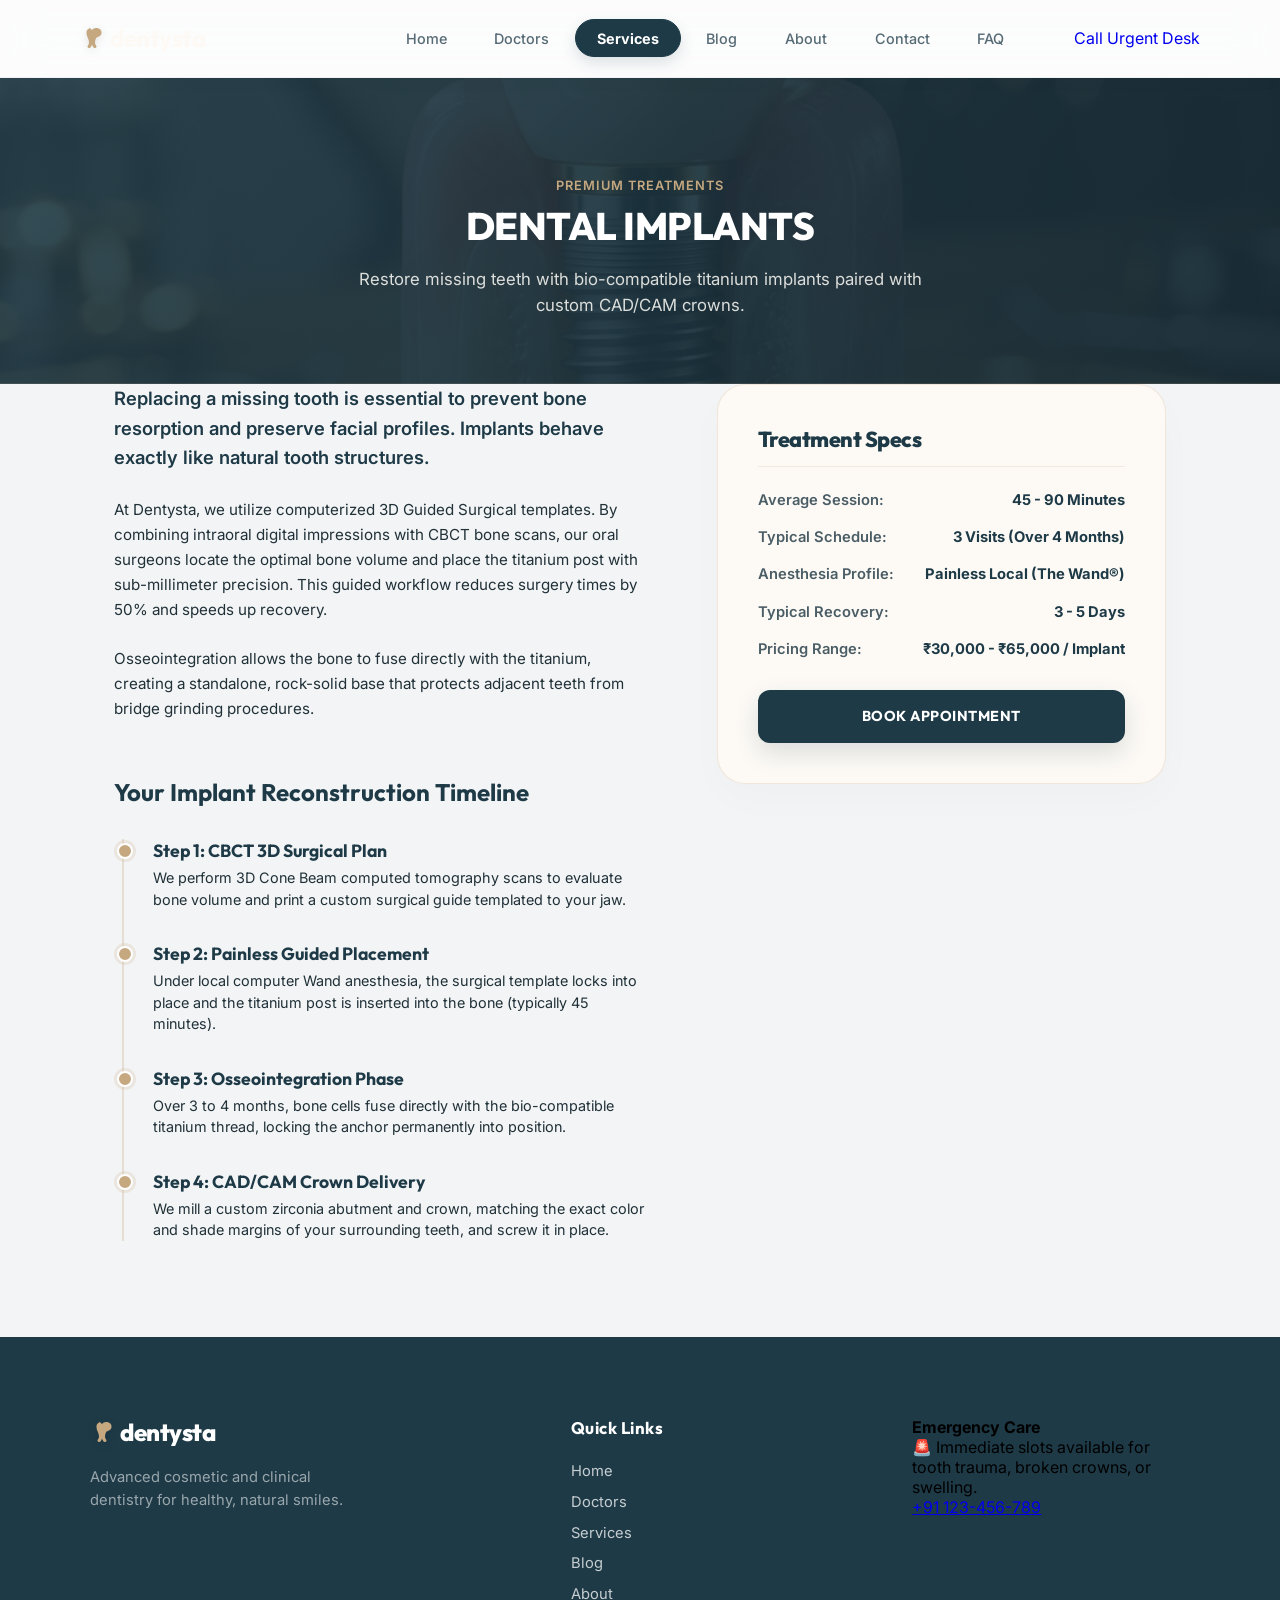
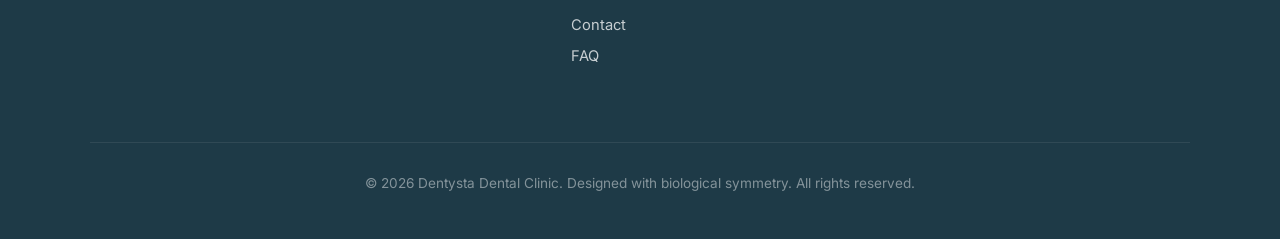
<file: treatment-implants.html>
<!DOCTYPE html>
<html lang="en">
<head>
  <meta charset="UTF-8">
  <meta name="viewport" content="width=device-width, initial-scale=1.0">
  <title>Dental Implants - Dentysta Dental Clinic</title>
  <meta name="description" content="Restore missing teeth with bio-compatible titanium implants, All-on-4, and guide-assisted implant placement at Dentysta.">
  <!-- Google Fonts -->
  <link rel="preconnect" href="https://fonts.googleapis.com">
  <link rel="preconnect" href="https://fonts.gstatic.com" crossorigin>
  <link href="https://fonts.googleapis.com/css2?family=Inter:wght@400;500;600&family=Outfit:wght@400;500;600;700;800&display=swap" rel="stylesheet">
  <!-- CSS Stylesheet -->
  <link rel="stylesheet" href="style.css">
  <!-- Favicon -->
  <link rel="icon" type="image/svg+xml" href="data:image/svg+xml,%3Csvg xmlns='http://www.w3.org/2000/svg' viewBox='0 0 24 24' fill='none'%3E%3Cpath d='M12 2c-3.16 0-5.5 1.63-5.5 4.5 0 2 .5 3.5 1.25 5.25.75 1.75 1.25 3.25 1.25 5.25 0 1.5-1.5 2.5-1.5 3.5 0 1 1 1.5 2 1.5s2-2 2.5-3.5c.5 1.5 1.5 3.5 2.5 3.5s2-.5 2-1.5c0-1-1.5-2-1.5-3.5 0-2 .5-3.5 1.25-5.25C21 10 21.5 8.5 21.5 6.5 21.5 3.63 19.16 2 16 2c-1.8 0-3 .8-4 2-1-1.2-2.2-2-4-2z' stroke='%23c5a880' stroke-width='1.8' fill='%231e3a47' stroke-linecap='round' stroke-linejoin='round'/%3E%3C/svg%3E">
</head>
<body class="light-body">
  <!-- Header Navigation Override with light-header theme -->
  <header class="hero-header light-header">
    <!-- Logo -->
    <a href="index.html#home" class="logo-wrapper" style="text-decoration: none;">
      <svg class="logo-icon" width="24" height="24" viewBox="0 0 24 24" fill="none" xmlns="http://www.w3.org/2000/svg">
        <path class="logo-stroke-path" d="M12 2c-3.16 0-5.5 1.63-5.5 4.5 0 2 .5 3.5 1.25 5.25.75 1.75 1.25 3.25 1.25 5.25 0 1.5-1.5 2.5-1.5 3.5 0 1 1 1.5 2 1.5s2-2 2.5-3.5c.5 1.5 1.5 3.5 2.5 3.5s2-.5 2-1.5c0-1-1.5-2-1.5-3.5 0-2 .5-3.5 1.25-5.25C21 10 21.5 8.5 21.5 6.5 21.5 3.63 19.16 2 16 2c-1.8 0-3 .8-4 2-1-1.2-2.2-2-4-2z" stroke="#1e3a47" stroke-width="1.8" fill="#1e3a47" stroke-linecap="round" stroke-linejoin="round"/>
      </svg>
      <span class="logo-text">dentysta</span>
    </a>

      <!-- Navigation & Contact Wrapper for Mobile Menu -->
      <div class="nav-menu-wrapper" id="navMenuWrapper">
        <!-- Navigation Menu (Synced Order) -->
        <nav class="nav-pill">
          <a href="index.html#home" class="nav-link">Home</a>
          <a href="index.html#doctors" class="nav-link">Doctors</a>
          <a href="index.html#services" class="nav-link active">Services</a>
          <a href="index.html#blog" class="nav-link">Blog</a>
          <a href="index.html#about" class="nav-link">About</a>
          <a href="index.html#contact" class="nav-link">Contact</a>
          <a href="index.html#faq" class="nav-link">FAQ</a>
        </nav>

        <!-- Header Contact Button -->
        <div class="header-contact">
          <a href="tel:+91123456789" class="contact-pill" style="text-decoration: none;">
            <span>Call Urgent Desk</span>
          </a>
        </div>
      </div>

      <!-- Header Mobile Contacts Tray -->
      <div class="mobile-header-contacts">
        <a href="tel:+91123456789" class="mobile-contact-btn" aria-label="Call Clinic">
          <svg width="18" height="18" viewBox="0 0 24 24" fill="none" stroke="currentColor" stroke-width="2.5" stroke-linecap="round" stroke-linejoin="round">
            <path d="M22 16.92v3a2 2 0 0 1-2.18 2 19.79 19.79 0 0 1-8.63-3.07 19.5 19.5 0 0 1-6-6 19.79 19.79 0 0 1-3.07-8.67A2 2 0 0 1 4.11 2h3a2 2 0 0 1 2 1.72 12.84 12.84 0 0 0 .7 2.81 2 2 0 0 1-.45 2.11L8.09 9.91a16 16 0 0 0 6 6l1.27-1.27a2 2 0 0 1 2.11-.45 12.84 12.84 0 0 0 2.81.7A2 2 0 0 1 22 16.92z"/>
          </svg>
        </a>
        <a href="mailto:Dentysta@Gmail.com" class="mobile-contact-btn" aria-label="Email Clinic">
          <svg width="18" height="18" viewBox="0 0 24 24" fill="none" stroke="currentColor" stroke-width="2.5" stroke-linecap="round" stroke-linejoin="round">
            <path d="M4 4h16c1.1 0 2 .9 2 2v12c0 1.1-.9 2-2 2H4c-1.1 0-2-.9-2-2V6c0-1.1.9-2 2-2z"/>
            <polyline points="22,6 12,13 2,6"/>
          </svg>
        </a>
      </div>

      <!-- Mobile Menu Toggle Button -->
      <button class="mobile-menu-toggle" id="mobileMenuToggle" aria-label="Toggle Navigation Menu">
        <span class="hamburger-bar"></span>
        <span class="hamburger-bar"></span>
        <span class="hamburger-bar"></span>
      </button>
    </header>

  <!-- Treatment Hero Banner -->
  <section class="subpage-hero treatment-hero" style="background-image: linear-gradient(135deg, rgba(30, 58, 71, 0.9) 0%, rgba(22, 42, 52, 0.95) 100%), url('treatment_implants.png'); background-size: cover; background-position: center;">
    <div class="treatment-hero-content">
      <span class="case-badge">Premium Treatments</span>
      <h1 class="subpage-title" style="color: #ffffff; margin-top: 0.5rem;">DENTAL IMPLANTS</h1>
      <p class="subpage-subtitle" style="color: rgba(253, 251, 247, 0.85); max-width: 600px; margin: 1rem auto 0 auto;">Restore missing teeth with bio-compatible titanium implants paired with custom CAD/CAM crowns.</p>
    </div>
  </section>

  <!-- Detailed Treatment Section -->
  <section class="treatment-section">
    <div class="treatment-grid">
      <!-- Left Column: Details & Clinical Workflow -->
      <div class="treatment-details-content">
        <p class="lead-text">
          Replacing a missing tooth is essential to prevent bone resorption and preserve facial profiles. Implants behave exactly like natural tooth structures.
        </p>
        <p>
          At Dentysta, we utilize computerized 3D Guided Surgical templates. By combining intraoral digital impressions with CBCT bone scans, our oral surgeons locate the optimal bone volume and place the titanium post with sub-millimeter precision. This guided workflow reduces surgery times by 50% and speeds up recovery.
        </p>
        <p>
          Osseointegration allows the bone to fuse directly with the titanium, creating a standalone, rock-solid base that protects adjacent teeth from bridge grinding procedures.
        </p>

        <!-- Step-by-Step Clinical Timeline -->
        <div class="treatment-timeline-wrap">
          <h3>Your Implant Reconstruction Timeline</h3>
          <div class="treatment-timeline">
            <div class="timeline-step">
              <h4>Step 1: CBCT 3D Surgical Plan</h4>
              <p>We perform 3D Cone Beam computed tomography scans to evaluate bone volume and print a custom surgical guide templated to your jaw.</p>
            </div>
            <div class="timeline-step">
              <h4>Step 2: Painless Guided Placement</h4>
              <p>Under local computer Wand anesthesia, the surgical template locks into place and the titanium post is inserted into the bone (typically 45 minutes).</p>
            </div>
            <div class="timeline-step">
              <h4>Step 3: Osseointegration Phase</h4>
              <p>Over 3 to 4 months, bone cells fuse directly with the bio-compatible titanium thread, locking the anchor permanently into position.</p>
            </div>
            <div class="timeline-step">
              <h4>Step 4: CAD/CAM Crown Delivery</h4>
              <p>We mill a custom zirconia abutment and crown, matching the exact color and shade margins of your surrounding teeth, and screw it in place.</p>
            </div>
          </div>
        </div>
      </div>

      <!-- Right Column: Specs Sidebar -->
      <aside class="treatment-specs-sidebar">
        <h3>Treatment Specs</h3>
        
        <div class="treatment-spec-item">
          <span class="label">Average Session:</span>
          <span class="val">45 - 90 Minutes</span>
        </div>
        
        <div class="treatment-spec-item">
          <span class="label">Typical Schedule:</span>
          <span class="val">3 Visits (Over 4 Months)</span>
        </div>
        
        <div class="treatment-spec-item">
          <span class="label">Anesthesia Profile:</span>
          <span class="val">Painless Local (The Wand®)</span>
        </div>
        
        <div class="treatment-spec-item">
          <span class="label">Typical Recovery:</span>
          <span class="val">3 - 5 Days</span>
        </div>
        
        <div class="treatment-spec-item">
          <span class="label">Pricing Range:</span>
          <span class="val">₹30,000 - ₹65,000 / Implant</span>
        </div>

        <a href="index.html#book" class="sidebar-cta-btn">Book Appointment</a>
      </aside>
    </div>
  </section>

  <!-- Final Page Footer -->
  <footer class="main-footer">
    <div class="footer-container">
      <div class="footer-top">
        <div class="footer-brand">
          <a href="index.html#home" class="logo-wrapper" style="text-decoration: none;">
            <svg class="logo-icon" width="24" height="24" viewBox="0 0 24 24" fill="none" xmlns="http://www.w3.org/2000/svg">
              <path class="logo-stroke-path" d="M12 2c-3.16 0-5.5 1.63-5.5 4.5 0 2 .5 3.5 1.25 5.25.75 1.75 1.25 3.25 1.25 5.25 0 1.5-1.5 2.5-1.5 3.5 0 1 1 1.5 2 1.5s2-2 2.5-3.5c.5 1.5 1.5 3.5 2.5 3.5s2-.5 2-1.5c0-1-1.5-2-1.5-3.5 0-2 .5-3.5 1.25-5.25C21 10 21.5 8.5 21.5 6.5 21.5 3.63 19.16 2 16 2c-1.8 0-3 .8-4 2-1-1.2-2.2-2-4-2z" stroke="#c5a880" stroke-width="1.8" fill="#c5a880" stroke-linecap="round" stroke-linejoin="round"/>
            </svg>
            <span class="logo-text" style="color:#ffffff;">dentysta</span>
          </a>
          <p class="footer-tagline">Advanced cosmetic and clinical dentistry for healthy, natural smiles.</p>
        </div>
        
        <div class="footer-links">
          <h4>Quick Links</h4>
          <a href="index.html#home">Home</a>
          <a href="index.html#doctors">Doctors</a>
          <a href="index.html#services">Services</a>
          <a href="index.html#blog">Blog</a>
          <a href="index.html#about">About</a>
          <a href="index.html#contact">Contact</a>
          <a href="index.html#faq">FAQ</a>
        </div>
        
        <div class="footer-contact">
          <h4>Emergency Care</h4>
          <p class="emergency-alert">🚨 Immediate slots available for tooth trauma, broken crowns, or swelling.</p>
          <a href="tel:+91123456789" class="footer-phone-btn">+91 123-456-789</a>
        </div>
      </div>
      
      <div class="footer-bottom">
        <p>&copy; 2026 Dentysta Dental Clinic. Designed with biological symmetry. All rights reserved.</p>
      </div>
    </div>
  </footer>

  <!-- Back to Top Floating Button -->
  <a href="#" class="back-to-top-btn" id="backToTopBtn" aria-label="Back to Top">
    <svg width="24" height="24" viewBox="0 0 24 24" fill="none" stroke="currentColor" stroke-width="2.5" stroke-linecap="round" stroke-linejoin="round">
      <line x1="12" y1="19" x2="12" y2="5"></line>
      <polyline points="5 12 12 5 19 12"></polyline>
    </svg>
    <span class="back-to-top-tooltip">Back to Top</span>
  </a>

  <!-- Script for Back to Top Scroll Behavior -->
  <script>
    // Force subpage to start from the top section on reload, but preserve back/forward scroll position
    const navEntries = performance.getEntriesByType('navigation');
    const isReload = navEntries.length > 0 && navEntries[0].type === 'reload';

    if (isReload) {
      if (history.scrollRestoration) {
        history.scrollRestoration = 'manual';
      }
      window.scrollTo({ top: 0, behavior: 'instant' });
    } else {
      if (history.scrollRestoration) {
        history.scrollRestoration = 'auto';
      }
    }

    // Mobile Menu Toggle Behavior
    const mobileMenuToggle = document.getElementById('mobileMenuToggle');
    const navMenuWrapper = document.getElementById('navMenuWrapper');
    if (mobileMenuToggle && navMenuWrapper) {
      mobileMenuToggle.addEventListener('click', () => {
        mobileMenuToggle.classList.toggle('active');
        navMenuWrapper.classList.toggle('active');
        document.body.classList.toggle('menu-open');
      });

      // Close menu when clicking a nav link
      const links = navMenuWrapper.querySelectorAll('.nav-link, .contact-pill');
      links.forEach(link => {
        link.addEventListener('click', () => {
          mobileMenuToggle.classList.remove('active');
          navMenuWrapper.classList.remove('active');
          document.body.classList.remove('menu-open');
        });
      });
    }

    const backToTopBtn = document.getElementById('backToTopBtn');
    if (backToTopBtn) {
      window.addEventListener('scroll', () => {
        if (window.scrollY > 150) {
          backToTopBtn.classList.add('visible');
        } else {
          backToTopBtn.classList.remove('visible');
        }
      });
      backToTopBtn.addEventListener('click', (e) => {
        e.preventDefault();
        window.scrollTo({
          top: 0,
          behavior: 'smooth'
        });
      });
    }
  </script>
</body>
</html>
</file>
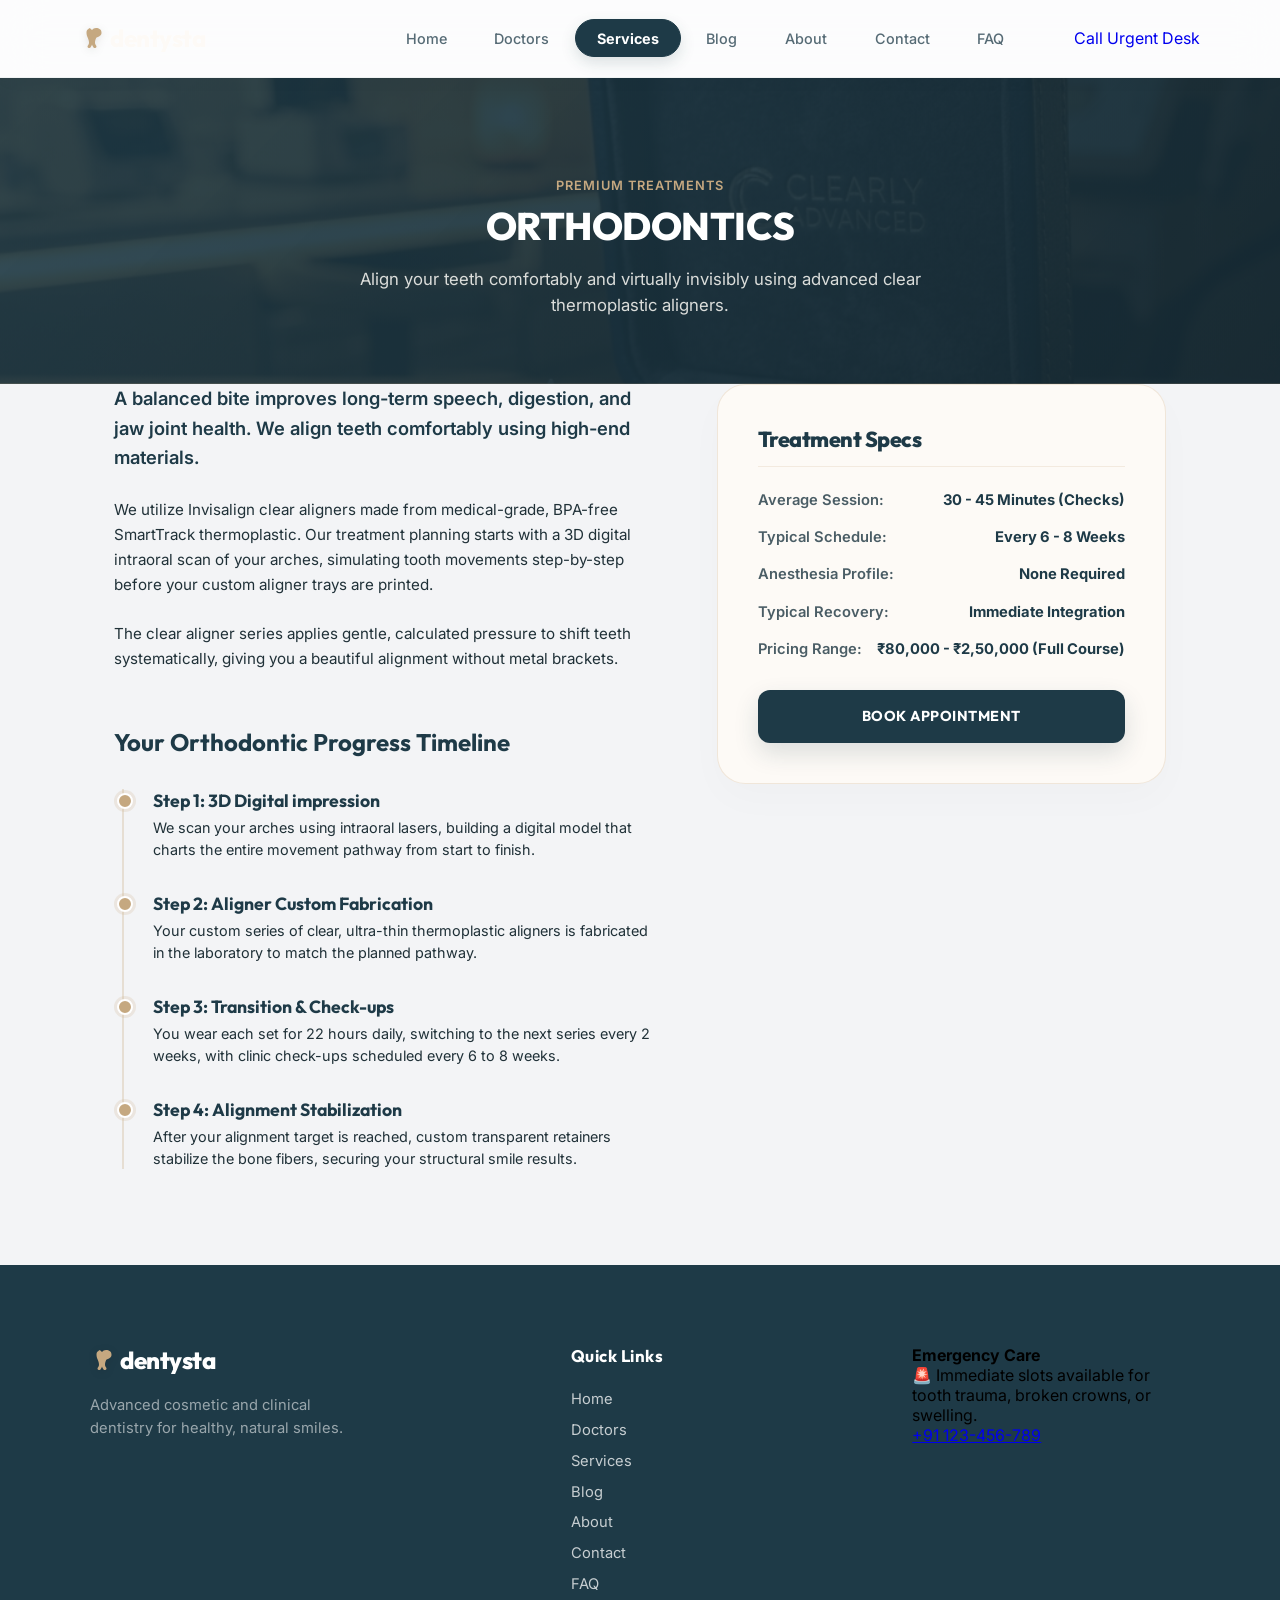
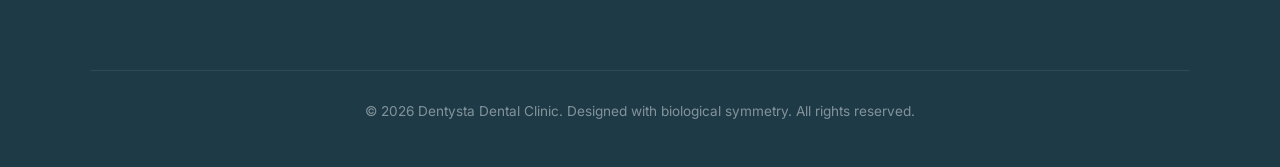
<file: treatment-orthodontics.html>
<!DOCTYPE html>
<html lang="en">
<head>
  <meta charset="UTF-8">
  <meta name="viewport" content="width=device-width, initial-scale=1.0">
  <title>Orthodontics - Dentysta Dental Clinic</title>
  <meta name="description" content="Align your smile comfortably with Invisalign clear aligners and modern aesthetic braces under expert orthodontists at Dentysta.">
  <!-- Google Fonts -->
  <link rel="preconnect" href="https://fonts.googleapis.com">
  <link rel="preconnect" href="https://fonts.gstatic.com" crossorigin>
  <link href="https://fonts.googleapis.com/css2?family=Inter:wght@400;500;600&family=Outfit:wght@400;500;600;700;800&display=swap" rel="stylesheet">
  <!-- CSS Stylesheet -->
  <link rel="stylesheet" href="style.css">
  <!-- Favicon -->
  <link rel="icon" type="image/svg+xml" href="data:image/svg+xml,%3Csvg xmlns='http://www.w3.org/2000/svg' viewBox='0 0 24 24' fill='none'%3E%3Cpath d='M12 2c-3.16 0-5.5 1.63-5.5 4.5 0 2 .5 3.5 1.25 5.25.75 1.75 1.25 3.25 1.25 5.25 0 1.5-1.5 2.5-1.5 3.5 0 1 1 1.5 2 1.5s2-2 2.5-3.5c.5 1.5 1.5 3.5 2.5 3.5s2-.5 2-1.5c0-1-1.5-2-1.5-3.5 0-2 .5-3.5 1.25-5.25C21 10 21.5 8.5 21.5 6.5 21.5 3.63 19.16 2 16 2c-1.8 0-3 .8-4 2-1-1.2-2.2-2-4-2z' stroke='%23c5a880' stroke-width='1.8' fill='%231e3a47' stroke-linecap='round' stroke-linejoin='round'/%3E%3C/svg%3E">
</head>
<body class="light-body">
  <!-- Header Navigation Override with light-header theme -->
  <header class="hero-header light-header">
    <!-- Logo -->
    <a href="index.html#home" class="logo-wrapper" style="text-decoration: none;">
      <svg class="logo-icon" width="24" height="24" viewBox="0 0 24 24" fill="none" xmlns="http://www.w3.org/2000/svg">
        <path class="logo-stroke-path" d="M12 2c-3.16 0-5.5 1.63-5.5 4.5 0 2 .5 3.5 1.25 5.25.75 1.75 1.25 3.25 1.25 5.25 0 1.5-1.5 2.5-1.5 3.5 0 1 1 1.5 2 1.5s2-2 2.5-3.5c.5 1.5 1.5 3.5 2.5 3.5s2-.5 2-1.5c0-1-1.5-2-1.5-3.5 0-2 .5-3.5 1.25-5.25C21 10 21.5 8.5 21.5 6.5 21.5 3.63 19.16 2 16 2c-1.8 0-3 .8-4 2-1-1.2-2.2-2-4-2z" stroke="#1e3a47" stroke-width="1.8" fill="#1e3a47" stroke-linecap="round" stroke-linejoin="round"/>
      </svg>
      <span class="logo-text">dentysta</span>
    </a>

      <!-- Navigation & Contact Wrapper for Mobile Menu -->
      <div class="nav-menu-wrapper" id="navMenuWrapper">
        <!-- Navigation Menu (Synced Order) -->
        <nav class="nav-pill">
          <a href="index.html#home" class="nav-link">Home</a>
          <a href="index.html#doctors" class="nav-link">Doctors</a>
          <a href="index.html#services" class="nav-link active">Services</a>
          <a href="index.html#blog" class="nav-link">Blog</a>
          <a href="index.html#about" class="nav-link">About</a>
          <a href="index.html#contact" class="nav-link">Contact</a>
          <a href="index.html#faq" class="nav-link">FAQ</a>
        </nav>

        <!-- Header Contact Button -->
        <div class="header-contact">
          <a href="tel:+91123456789" class="contact-pill" style="text-decoration: none;">
            <span>Call Urgent Desk</span>
          </a>
        </div>
      </div>

      <!-- Header Mobile Contacts Tray -->
      <div class="mobile-header-contacts">
        <a href="tel:+91123456789" class="mobile-contact-btn" aria-label="Call Clinic">
          <svg width="18" height="18" viewBox="0 0 24 24" fill="none" stroke="currentColor" stroke-width="2.5" stroke-linecap="round" stroke-linejoin="round">
            <path d="M22 16.92v3a2 2 0 0 1-2.18 2 19.79 19.79 0 0 1-8.63-3.07 19.5 19.5 0 0 1-6-6 19.79 19.79 0 0 1-3.07-8.67A2 2 0 0 1 4.11 2h3a2 2 0 0 1 2 1.72 12.84 12.84 0 0 0 .7 2.81 2 2 0 0 1-.45 2.11L8.09 9.91a16 16 0 0 0 6 6l1.27-1.27a2 2 0 0 1 2.11-.45 12.84 12.84 0 0 0 2.81.7A2 2 0 0 1 22 16.92z"/>
          </svg>
        </a>
        <a href="mailto:Dentysta@Gmail.com" class="mobile-contact-btn" aria-label="Email Clinic">
          <svg width="18" height="18" viewBox="0 0 24 24" fill="none" stroke="currentColor" stroke-width="2.5" stroke-linecap="round" stroke-linejoin="round">
            <path d="M4 4h16c1.1 0 2 .9 2 2v12c0 1.1-.9 2-2 2H4c-1.1 0-2-.9-2-2V6c0-1.1.9-2 2-2z"/>
            <polyline points="22,6 12,13 2,6"/>
          </svg>
        </a>
      </div>

      <!-- Mobile Menu Toggle Button -->
      <button class="mobile-menu-toggle" id="mobileMenuToggle" aria-label="Toggle Navigation Menu">
        <span class="hamburger-bar"></span>
        <span class="hamburger-bar"></span>
        <span class="hamburger-bar"></span>
      </button>
    </header>

  <!-- Treatment Hero Banner -->
  <section class="subpage-hero treatment-hero" style="background-image: linear-gradient(135deg, rgba(30, 58, 71, 0.9) 0%, rgba(22, 42, 52, 0.95) 100%), url('treatment_orthodontics.png'); background-size: cover; background-position: center;">
    <div class="treatment-hero-content">
      <span class="case-badge">Premium Treatments</span>
      <h1 class="subpage-title" style="color: #ffffff; margin-top: 0.5rem;">ORTHODONTICS</h1>
      <p class="subpage-subtitle" style="color: rgba(253, 251, 247, 0.85); max-width: 600px; margin: 1rem auto 0 auto;">Align your teeth comfortably and virtually invisibly using advanced clear thermoplastic aligners.</p>
    </div>
  </section>

  <!-- Detailed Treatment Section -->
  <section class="treatment-section">
    <div class="treatment-grid">
      <!-- Left Column: Details & Clinical Workflow -->
      <div class="treatment-details-content">
        <p class="lead-text">
          A balanced bite improves long-term speech, digestion, and jaw joint health. We align teeth comfortably using high-end materials.
        </p>
        <p>
          We utilize Invisalign clear aligners made from medical-grade, BPA-free SmartTrack thermoplastic. Our treatment planning starts with a 3D digital intraoral scan of your arches, simulating tooth movements step-by-step before your custom aligner trays are printed.
        </p>
        <p>
          The clear aligner series applies gentle, calculated pressure to shift teeth systematically, giving you a beautiful alignment without metal brackets.
        </p>

        <!-- Step-by-Step Clinical Timeline -->
        <div class="treatment-timeline-wrap">
          <h3>Your Orthodontic Progress Timeline</h3>
          <div class="treatment-timeline">
            <div class="timeline-step">
              <h4>Step 1: 3D Digital impression</h4>
              <p>We scan your arches using intraoral lasers, building a digital model that charts the entire movement pathway from start to finish.</p>
            </div>
            <div class="timeline-step">
              <h4>Step 2: Aligner Custom Fabrication</h4>
              <p>Your custom series of clear, ultra-thin thermoplastic aligners is fabricated in the laboratory to match the planned pathway.</p>
            </div>
            <div class="timeline-step">
              <h4>Step 3: Transition & Check-ups</h4>
              <p>You wear each set for 22 hours daily, switching to the next series every 2 weeks, with clinic check-ups scheduled every 6 to 8 weeks.</p>
            </div>
            <div class="timeline-step">
              <h4>Step 4: Alignment Stabilization</h4>
              <p>After your alignment target is reached, custom transparent retainers stabilize the bone fibers, securing your structural smile results.</p>
            </div>
          </div>
        </div>
      </div>

      <!-- Right Column: Specs Sidebar -->
      <aside class="treatment-specs-sidebar">
        <h3>Treatment Specs</h3>
        
        <div class="treatment-spec-item">
          <span class="label">Average Session:</span>
          <span class="val">30 - 45 Minutes (Checks)</span>
        </div>
        
        <div class="treatment-spec-item">
          <span class="label">Typical Schedule:</span>
          <span class="val">Every 6 - 8 Weeks</span>
        </div>
        
        <div class="treatment-spec-item">
          <span class="label">Anesthesia Profile:</span>
          <span class="val">None Required</span>
        </div>
        
        <div class="treatment-spec-item">
          <span class="label">Typical Recovery:</span>
          <span class="val">Immediate Integration</span>
        </div>
        
        <div class="treatment-spec-item">
          <span class="label">Pricing Range:</span>
          <span class="val">₹80,000 - ₹2,50,000 (Full Course)</span>
        </div>

        <a href="index.html#book" class="sidebar-cta-btn">Book Appointment</a>
      </aside>
    </div>
  </section>

  <!-- Final Page Footer -->
  <footer class="main-footer">
    <div class="footer-container">
      <div class="footer-top">
        <div class="footer-brand">
          <a href="index.html#home" class="logo-wrapper" style="text-decoration: none;">
            <svg class="logo-icon" width="24" height="24" viewBox="0 0 24 24" fill="none" xmlns="http://www.w3.org/2000/svg">
              <path class="logo-stroke-path" d="M12 2c-3.16 0-5.5 1.63-5.5 4.5 0 2 .5 3.5 1.25 5.25.75 1.75 1.25 3.25 1.25 5.25 0 1.5-1.5 2.5-1.5 3.5 0 1 1 1.5 2 1.5s2-2 2.5-3.5c.5 1.5 1.5 3.5 2.5 3.5s2-.5 2-1.5c0-1-1.5-2-1.5-3.5 0-2 .5-3.5 1.25-5.25C21 10 21.5 8.5 21.5 6.5 21.5 3.63 19.16 2 16 2c-1.8 0-3 .8-4 2-1-1.2-2.2-2-4-2z" stroke="#c5a880" stroke-width="1.8" fill="#c5a880" stroke-linecap="round" stroke-linejoin="round"/>
            </svg>
            <span class="logo-text" style="color:#ffffff;">dentysta</span>
          </a>
          <p class="footer-tagline">Advanced cosmetic and clinical dentistry for healthy, natural smiles.</p>
        </div>
        
        <div class="footer-links">
          <h4>Quick Links</h4>
          <a href="index.html#home">Home</a>
          <a href="index.html#doctors">Doctors</a>
          <a href="index.html#services">Services</a>
          <a href="index.html#blog">Blog</a>
          <a href="index.html#about">About</a>
          <a href="index.html#contact">Contact</a>
          <a href="index.html#faq">FAQ</a>
        </div>
        
        <div class="footer-contact">
          <h4>Emergency Care</h4>
          <p class="emergency-alert">🚨 Immediate slots available for tooth trauma, broken crowns, or swelling.</p>
          <a href="tel:+91123456789" class="footer-phone-btn">+91 123-456-789</a>
        </div>
      </div>
      
      <div class="footer-bottom">
        <p>&copy; 2026 Dentysta Dental Clinic. Designed with biological symmetry. All rights reserved.</p>
      </div>
    </div>
  </footer>

  <!-- Back to Top Floating Button -->
  <a href="#" class="back-to-top-btn" id="backToTopBtn" aria-label="Back to Top">
    <svg width="24" height="24" viewBox="0 0 24 24" fill="none" stroke="currentColor" stroke-width="2.5" stroke-linecap="round" stroke-linejoin="round">
      <line x1="12" y1="19" x2="12" y2="5"></line>
      <polyline points="5 12 12 5 19 12"></polyline>
    </svg>
    <span class="back-to-top-tooltip">Back to Top</span>
  </a>

  <!-- Script for Back to Top Scroll Behavior -->
  <script>
    // Force subpage to start from the top section on reload, but preserve back/forward scroll position
    const navEntries = performance.getEntriesByType('navigation');
    const isReload = navEntries.length > 0 && navEntries[0].type === 'reload';

    if (isReload) {
      if (history.scrollRestoration) {
        history.scrollRestoration = 'manual';
      }
      window.scrollTo({ top: 0, behavior: 'instant' });
    } else {
      if (history.scrollRestoration) {
        history.scrollRestoration = 'auto';
      }
    }

    // Mobile Menu Toggle Behavior
    const mobileMenuToggle = document.getElementById('mobileMenuToggle');
    const navMenuWrapper = document.getElementById('navMenuWrapper');
    if (mobileMenuToggle && navMenuWrapper) {
      mobileMenuToggle.addEventListener('click', () => {
        mobileMenuToggle.classList.toggle('active');
        navMenuWrapper.classList.toggle('active');
        document.body.classList.toggle('menu-open');
      });

      // Close menu when clicking a nav link
      const links = navMenuWrapper.querySelectorAll('.nav-link, .contact-pill');
      links.forEach(link => {
        link.addEventListener('click', () => {
          mobileMenuToggle.classList.remove('active');
          navMenuWrapper.classList.remove('active');
          document.body.classList.remove('menu-open');
        });
      });
    }

    const backToTopBtn = document.getElementById('backToTopBtn');
    if (backToTopBtn) {
      window.addEventListener('scroll', () => {
        if (window.scrollY > 150) {
          backToTopBtn.classList.add('visible');
        } else {
          backToTopBtn.classList.remove('visible');
        }
      });
      backToTopBtn.addEventListener('click', (e) => {
        e.preventDefault();
        window.scrollTo({
          top: 0,
          behavior: 'smooth'
        });
      });
    }
  </script>
</body>
</html>
</file>
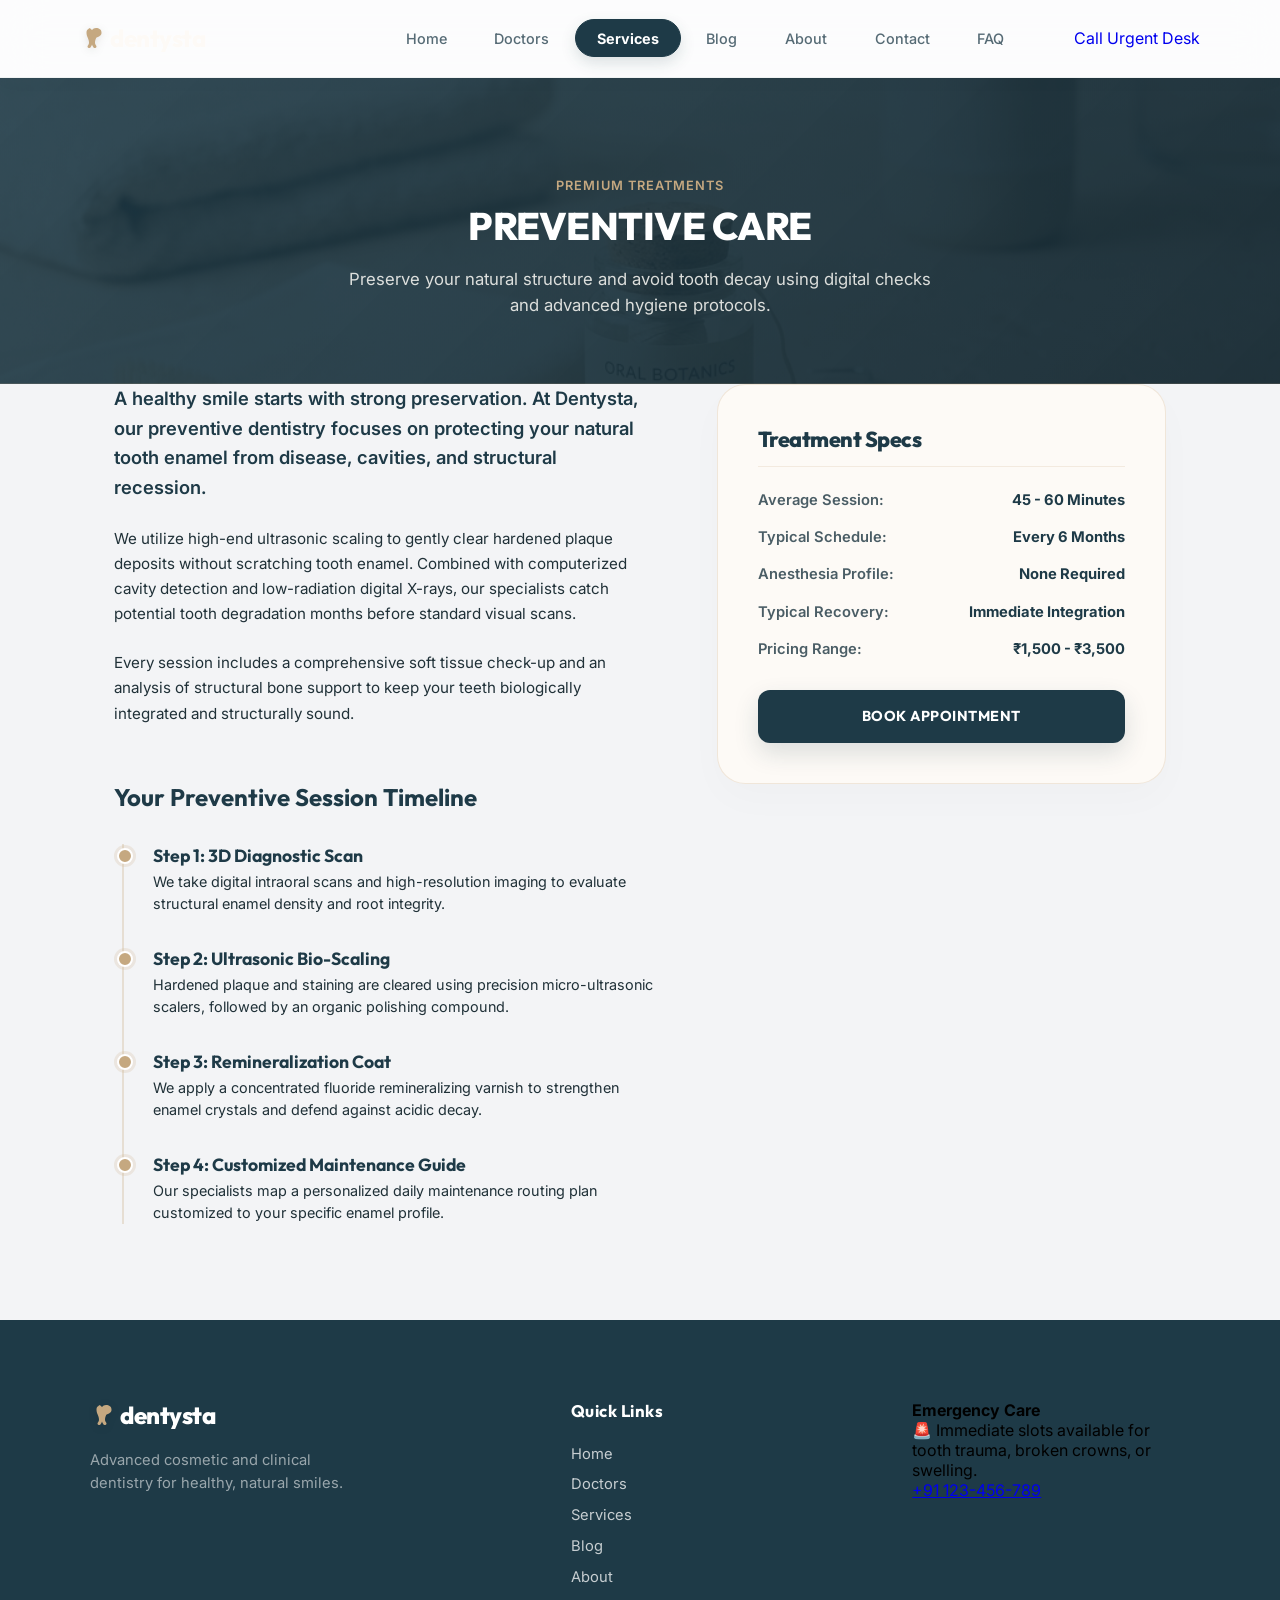
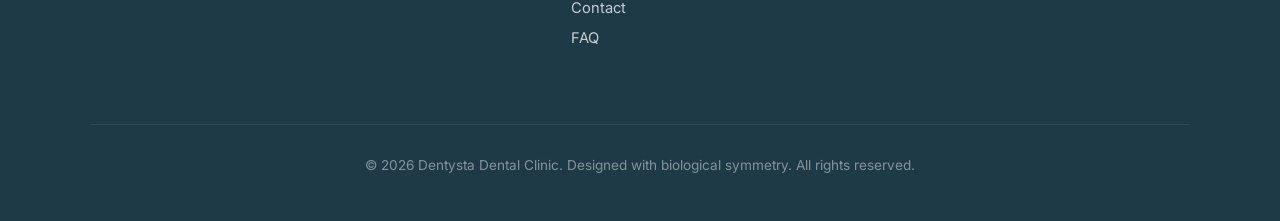
<file: treatment-preventive.html>
<!DOCTYPE html>
<html lang="en">
<head>
  <meta charset="UTF-8">
  <meta name="viewport" content="width=device-width, initial-scale=1.0">
  <title>Preventive Care - Dentysta Dental Clinic</title>
  <meta name="description" content="Preserve your natural healthy teeth with advanced ultrasonic scaling, deep cleanings, and digital cavity checks at Dentysta.">
  <!-- Google Fonts -->
  <link rel="preconnect" href="https://fonts.googleapis.com">
  <link rel="preconnect" href="https://fonts.gstatic.com" crossorigin>
  <link href="https://fonts.googleapis.com/css2?family=Inter:wght@400;500;600&family=Outfit:wght@400;500;600;700;800&display=swap" rel="stylesheet">
  <!-- CSS Stylesheet -->
  <link rel="stylesheet" href="style.css">
  <!-- Favicon -->
  <link rel="icon" type="image/svg+xml" href="data:image/svg+xml,%3Csvg xmlns='http://www.w3.org/2000/svg' viewBox='0 0 24 24' fill='none'%3E%3Cpath d='M12 2c-3.16 0-5.5 1.63-5.5 4.5 0 2 .5 3.5 1.25 5.25.75 1.75 1.25 3.25 1.25 5.25 0 1.5-1.5 2.5-1.5 3.5 0 1 1 1.5 2 1.5s2-2 2.5-3.5c.5 1.5 1.5 3.5 2.5 3.5s2-.5 2-1.5c0-1-1.5-2-1.5-3.5 0-2 .5-3.5 1.25-5.25C21 10 21.5 8.5 21.5 6.5 21.5 3.63 19.16 2 16 2c-1.8 0-3 .8-4 2-1-1.2-2.2-2-4-2z' stroke='%23c5a880' stroke-width='1.8' fill='%231e3a47' stroke-linecap='round' stroke-linejoin='round'/%3E%3C/svg%3E">
</head>
<body class="light-body">
  <!-- Header Navigation Override with light-header theme -->
  <header class="hero-header light-header">
    <!-- Logo -->
    <a href="index.html#home" class="logo-wrapper" style="text-decoration: none;">
      <svg class="logo-icon" width="24" height="24" viewBox="0 0 24 24" fill="none" xmlns="http://www.w3.org/2000/svg">
        <path class="logo-stroke-path" d="M12 2c-3.16 0-5.5 1.63-5.5 4.5 0 2 .5 3.5 1.25 5.25.75 1.75 1.25 3.25 1.25 5.25 0 1.5-1.5 2.5-1.5 3.5 0 1 1 1.5 2 1.5s2-2 2.5-3.5c.5 1.5 1.5 3.5 2.5 3.5s2-.5 2-1.5c0-1-1.5-2-1.5-3.5 0-2 .5-3.5 1.25-5.25C21 10 21.5 8.5 21.5 6.5 21.5 3.63 19.16 2 16 2c-1.8 0-3 .8-4 2-1-1.2-2.2-2-4-2z" stroke="#1e3a47" stroke-width="1.8" fill="#1e3a47" stroke-linecap="round" stroke-linejoin="round"/>
      </svg>
      <span class="logo-text">dentysta</span>
    </a>

      <!-- Navigation & Contact Wrapper for Mobile Menu -->
      <div class="nav-menu-wrapper" id="navMenuWrapper">
        <!-- Navigation Menu (Synced Order) -->
        <nav class="nav-pill">
          <a href="index.html#home" class="nav-link">Home</a>
          <a href="index.html#doctors" class="nav-link">Doctors</a>
          <a href="index.html#services" class="nav-link active">Services</a>
          <a href="index.html#blog" class="nav-link">Blog</a>
          <a href="index.html#about" class="nav-link">About</a>
          <a href="index.html#contact" class="nav-link">Contact</a>
          <a href="index.html#faq" class="nav-link">FAQ</a>
        </nav>

        <!-- Header Contact Button -->
        <div class="header-contact">
          <a href="tel:+91123456789" class="contact-pill" style="text-decoration: none;">
            <span>Call Urgent Desk</span>
          </a>
        </div>
      </div>

      <!-- Header Mobile Contacts Tray -->
      <div class="mobile-header-contacts">
        <a href="tel:+91123456789" class="mobile-contact-btn" aria-label="Call Clinic">
          <svg width="18" height="18" viewBox="0 0 24 24" fill="none" stroke="currentColor" stroke-width="2.5" stroke-linecap="round" stroke-linejoin="round">
            <path d="M22 16.92v3a2 2 0 0 1-2.18 2 19.79 19.79 0 0 1-8.63-3.07 19.5 19.5 0 0 1-6-6 19.79 19.79 0 0 1-3.07-8.67A2 2 0 0 1 4.11 2h3a2 2 0 0 1 2 1.72 12.84 12.84 0 0 0 .7 2.81 2 2 0 0 1-.45 2.11L8.09 9.91a16 16 0 0 0 6 6l1.27-1.27a2 2 0 0 1 2.11-.45 12.84 12.84 0 0 0 2.81.7A2 2 0 0 1 22 16.92z"/>
          </svg>
        </a>
        <a href="mailto:Dentysta@Gmail.com" class="mobile-contact-btn" aria-label="Email Clinic">
          <svg width="18" height="18" viewBox="0 0 24 24" fill="none" stroke="currentColor" stroke-width="2.5" stroke-linecap="round" stroke-linejoin="round">
            <path d="M4 4h16c1.1 0 2 .9 2 2v12c0 1.1-.9 2-2 2H4c-1.1 0-2-.9-2-2V6c0-1.1.9-2 2-2z"/>
            <polyline points="22,6 12,13 2,6"/>
          </svg>
        </a>
      </div>

      <!-- Mobile Menu Toggle Button -->
      <button class="mobile-menu-toggle" id="mobileMenuToggle" aria-label="Toggle Navigation Menu">
        <span class="hamburger-bar"></span>
        <span class="hamburger-bar"></span>
        <span class="hamburger-bar"></span>
      </button>
    </header>

  <!-- Treatment Hero Banner -->
  <section class="subpage-hero treatment-hero" style="background-image: linear-gradient(135deg, rgba(30, 58, 71, 0.9) 0%, rgba(22, 42, 52, 0.95) 100%), url('treatment_preventive.png'); background-size: cover; background-position: center;">
    <div class="treatment-hero-content">
      <span class="case-badge">Premium Treatments</span>
      <h1 class="subpage-title" style="color: #ffffff; margin-top: 0.5rem;">PREVENTIVE CARE</h1>
      <p class="subpage-subtitle" style="color: rgba(253, 251, 247, 0.85); max-width: 600px; margin: 1rem auto 0 auto;">Preserve your natural structure and avoid tooth decay using digital checks and advanced hygiene protocols.</p>
    </div>
  </section>

  <!-- Detailed Treatment Section -->
  <section class="treatment-section">
    <div class="treatment-grid">
      <!-- Left Column: Details & Clinical Workflow -->
      <div class="treatment-details-content">
        <p class="lead-text">
          A healthy smile starts with strong preservation. At Dentysta, our preventive dentistry focuses on protecting your natural tooth enamel from disease, cavities, and structural recession.
        </p>
        <p>
          We utilize high-end ultrasonic scaling to gently clear hardened plaque deposits without scratching tooth enamel. Combined with computerized cavity detection and low-radiation digital X-rays, our specialists catch potential tooth degradation months before standard visual scans.
        </p>
        <p>
          Every session includes a comprehensive soft tissue check-up and an analysis of structural bone support to keep your teeth biologically integrated and structurally sound.
        </p>

        <!-- Step-by-Step Clinical Timeline -->
        <div class="treatment-timeline-wrap">
          <h3>Your Preventive Session Timeline</h3>
          <div class="treatment-timeline">
            <div class="timeline-step">
              <h4>Step 1: 3D Diagnostic Scan</h4>
              <p>We take digital intraoral scans and high-resolution imaging to evaluate structural enamel density and root integrity.</p>
            </div>
            <div class="timeline-step">
              <h4>Step 2: Ultrasonic Bio-Scaling</h4>
              <p>Hardened plaque and staining are cleared using precision micro-ultrasonic scalers, followed by an organic polishing compound.</p>
            </div>
            <div class="timeline-step">
              <h4>Step 3: Remineralization Coat</h4>
              <p>We apply a concentrated fluoride remineralizing varnish to strengthen enamel crystals and defend against acidic decay.</p>
            </div>
            <div class="timeline-step">
              <h4>Step 4: Customized Maintenance Guide</h4>
              <p>Our specialists map a personalized daily maintenance routing plan customized to your specific enamel profile.</p>
            </div>
          </div>
        </div>
      </div>

      <!-- Right Column: Specs Sidebar -->
      <aside class="treatment-specs-sidebar">
        <h3>Treatment Specs</h3>
        
        <div class="treatment-spec-item">
          <span class="label">Average Session:</span>
          <span class="val">45 - 60 Minutes</span>
        </div>
        
        <div class="treatment-spec-item">
          <span class="label">Typical Schedule:</span>
          <span class="val">Every 6 Months</span>
        </div>
        
        <div class="treatment-spec-item">
          <span class="label">Anesthesia Profile:</span>
          <span class="val">None Required</span>
        </div>
        
        <div class="treatment-spec-item">
          <span class="label">Typical Recovery:</span>
          <span class="val">Immediate Integration</span>
        </div>
        
        <div class="treatment-spec-item">
          <span class="label">Pricing Range:</span>
          <span class="val">₹1,500 - ₹3,500</span>
        </div>

        <a href="index.html#book" class="sidebar-cta-btn">Book Appointment</a>
      </aside>
    </div>
  </section>

  <!-- Final Page Footer -->
  <footer class="main-footer">
    <div class="footer-container">
      <div class="footer-top">
        <div class="footer-brand">
          <a href="index.html#home" class="logo-wrapper" style="text-decoration: none;">
            <svg class="logo-icon" width="24" height="24" viewBox="0 0 24 24" fill="none" xmlns="http://www.w3.org/2000/svg">
              <path class="logo-stroke-path" d="M12 2c-3.16 0-5.5 1.63-5.5 4.5 0 2 .5 3.5 1.25 5.25.75 1.75 1.25 3.25 1.25 5.25 0 1.5-1.5 2.5-1.5 3.5 0 1 1 1.5 2 1.5s2-2 2.5-3.5c.5 1.5 1.5 3.5 2.5 3.5s2-.5 2-1.5c0-1-1.5-2-1.5-3.5 0-2 .5-3.5 1.25-5.25C21 10 21.5 8.5 21.5 6.5 21.5 3.63 19.16 2 16 2c-1.8 0-3 .8-4 2-1-1.2-2.2-2-4-2z" stroke="#c5a880" stroke-width="1.8" fill="#c5a880" stroke-linecap="round" stroke-linejoin="round"/>
            </svg>
            <span class="logo-text" style="color:#ffffff;">dentysta</span>
          </a>
          <p class="footer-tagline">Advanced cosmetic and clinical dentistry for healthy, natural smiles.</p>
        </div>
        
        <div class="footer-links">
          <h4>Quick Links</h4>
          <a href="index.html#home">Home</a>
          <a href="index.html#doctors">Doctors</a>
          <a href="index.html#services">Services</a>
          <a href="index.html#blog">Blog</a>
          <a href="index.html#about">About</a>
          <a href="index.html#contact">Contact</a>
          <a href="index.html#faq">FAQ</a>
        </div>
        
        <div class="footer-contact">
          <h4>Emergency Care</h4>
          <p class="emergency-alert">🚨 Immediate slots available for tooth trauma, broken crowns, or swelling.</p>
          <a href="tel:+91123456789" class="footer-phone-btn">+91 123-456-789</a>
        </div>
      </div>
      
      <div class="footer-bottom">
        <p>&copy; 2026 Dentysta Dental Clinic. Designed with biological symmetry. All rights reserved.</p>
      </div>
    </div>
  </footer>

  <!-- Back to Top Floating Button -->
  <a href="#" class="back-to-top-btn" id="backToTopBtn" aria-label="Back to Top">
    <svg width="24" height="24" viewBox="0 0 24 24" fill="none" stroke="currentColor" stroke-width="2.5" stroke-linecap="round" stroke-linejoin="round">
      <line x1="12" y1="19" x2="12" y2="5"></line>
      <polyline points="5 12 12 5 19 12"></polyline>
    </svg>
    <span class="back-to-top-tooltip">Back to Top</span>
  </a>

  <!-- Script for Back to Top Scroll Behavior -->
  <script>
    // Force subpage to start from the top section on reload, but preserve back/forward scroll position
    const navEntries = performance.getEntriesByType('navigation');
    const isReload = navEntries.length > 0 && navEntries[0].type === 'reload';

    if (isReload) {
      if (history.scrollRestoration) {
        history.scrollRestoration = 'manual';
      }
      window.scrollTo({ top: 0, behavior: 'instant' });
    } else {
      if (history.scrollRestoration) {
        history.scrollRestoration = 'auto';
      }
    }

    // Mobile Menu Toggle Behavior
    const mobileMenuToggle = document.getElementById('mobileMenuToggle');
    const navMenuWrapper = document.getElementById('navMenuWrapper');
    if (mobileMenuToggle && navMenuWrapper) {
      mobileMenuToggle.addEventListener('click', () => {
        mobileMenuToggle.classList.toggle('active');
        navMenuWrapper.classList.toggle('active');
        document.body.classList.toggle('menu-open');
      });

      // Close menu when clicking a nav link
      const links = navMenuWrapper.querySelectorAll('.nav-link, .contact-pill');
      links.forEach(link => {
        link.addEventListener('click', () => {
          mobileMenuToggle.classList.remove('active');
          navMenuWrapper.classList.remove('active');
          document.body.classList.remove('menu-open');
        });
      });
    }

    const backToTopBtn = document.getElementById('backToTopBtn');
    if (backToTopBtn) {
      window.addEventListener('scroll', () => {
        if (window.scrollY > 150) {
          backToTopBtn.classList.add('visible');
        } else {
          backToTopBtn.classList.remove('visible');
        }
      });
      backToTopBtn.addEventListener('click', (e) => {
        e.preventDefault();
        window.scrollTo({
          top: 0,
          behavior: 'smooth'
        });
      });
    }
  </script>
</body>
</html>
</file>
<file: style.css>
/* CSS Reset & Variable Definitions */
:root {
  --primary-color: #1e3a47; /* Dark teal/slate blue */
  --highlight-color: #2b3e42; /* Dark contrast color for 'SMILE' */
  --text-dark: #203138; /* Slate dark teal for description */
  --text-muted: #4a5d65; /* Medium slate teal for labels */
  --white: #ffffff;
  --nav-link-color: #1e293b;
  --transition-bezier: cubic-bezier(0.16, 1, 0.3, 1);
  --accent-gold: #c5a880; /* Luxurious Champagne Gold */
  --accent-hover: #b09168; /* Darker Gold Hover */
  --bg-cream: #fdfaf6; /* Cream color */
}

html {
  scroll-behavior: smooth;
}

* {
  margin: 0;
  padding: 0;
  box-sizing: border-box;
}

body {
  font-family: 'Inter', sans-serif;
  overflow-x: hidden;
  background-color: #f3f4f6;
  -webkit-font-smoothing: antialiased;
  -moz-osx-font-smoothing: grayscale;
}

/* Hero Section Base */
.hero-section {
  position: relative;
  width: 100vw;
  min-height: 100vh;
  display: flex;
  flex-direction: column;
  justify-content: space-between;
  padding: 2rem 5rem 3rem 5rem;
  overflow: hidden;
}

.hero-section::before {
  content: "";
  position: absolute;
  top: -5%;
  left: -5%;
  width: 110%;
  height: 110%;
  background-image: 
    linear-gradient(90deg, rgba(255, 255, 255, 0.15) 0%, rgba(255, 255, 255, 0.05) 60%, rgba(255, 255, 255, 0) 100%),
    url('background.png');
  background-size: cover;
  background-position: center;
  background-repeat: no-repeat;
  z-index: 1;
  opacity: 0;
  filter: blur(25px);
  transform: scale(1.04);
  animation: blurRevealBackground 1.8s cubic-bezier(0.25, 0.46, 0.45, 0.94) 0.3s forwards;
  will-change: filter, opacity, transform;
}

/* Header Styling */
.hero-header {
  position: fixed;
  top: 0;
  left: 0;
  width: 100%;
  display: flex;
  justify-content: space-between;
  align-items: center;
  z-index: 1000;
  opacity: 0;
  filter: blur(12px);
  transform: translateY(-10px);
  animation: blurRevealHeader 1.2s cubic-bezier(0.16, 1, 0.3, 1) 0s forwards;
  background: rgba(253, 251, 247, 0.05);
  backdrop-filter: blur(20px);
  -webkit-backdrop-filter: blur(20px);
  border: none;
  border-bottom: 1px solid rgba(253, 251, 247, 0.15);
  padding: 1.2rem 5rem;
  border-radius: 0 0 16px 16px;
  box-shadow: none;
  will-change: filter, opacity, transform;
  transition: background 0.4s ease, border-color 0.4s ease, box-shadow 0.4s ease, padding 0.4s ease, border-radius 0.4s ease;
}

.hero-header .logo-wrapper {
  color: #fdfaf6;
  transition: color 0.4s ease;
}

.hero-header .logo-text {
  color: #fdfaf6;
  transition: color 0.4s ease;
}

.hero-header .nav-link {
  color: #ffffff;
  transition: all 0.4s var(--transition-bezier);
}

.hero-header .nav-link.active {
  background: var(--accent-gold);
  color: var(--primary-color) !important;
}

.hero-header .nav-link:hover:not(.active) {
  background: rgba(253, 251, 247, 0.12);
  color: var(--accent-gold) !important;
}

.hero-header .contact-item {
  color: #ffffff;
  transition: color 0.4s ease;
}

.hero-header .contact-icon-wrapper {
  border-color: rgba(253, 251, 247, 0.25) !important;
  color: #ffffff;
  transition: border-color 0.4s ease, color 0.4s ease;
}

/* Scrolled state overrides */
.hero-header.scrolled {
  background: rgba(255, 255, 255, 0.85);
  backdrop-filter: blur(25px);
  -webkit-backdrop-filter: blur(25px);
  border-bottom: 1px solid rgba(30, 58, 71, 0.08);
  box-shadow: 0 10px 30px rgba(0, 0, 0, 0.06);
  padding-top: 0.8rem;
  padding-bottom: 0.8rem;
  border-radius: 0;
}

.hero-header.scrolled .logo-wrapper {
  color: var(--primary-color);
}

.hero-header.scrolled .logo-text {
  color: var(--primary-color);
}

.hero-header.scrolled .nav-link {
  color: var(--primary-color);
}

.hero-header.scrolled .nav-link.active {
  background: var(--primary-color);
  color: var(--white) !important;
  border-color: var(--primary-color);
  box-shadow: 0 6px 15px rgba(30, 58, 71, 0.15);
}

.hero-header.scrolled .nav-link:hover:not(.active) {
  background: rgba(30, 58, 71, 0.06);
  color: var(--primary-color) !important;
  border-color: rgba(30, 58, 71, 0.15);
}

.hero-header.scrolled .contact-item {
  color: var(--primary-color);
}

.hero-header.scrolled .contact-icon-wrapper {
  border-color: rgba(30, 58, 71, 0.15) !important;
  color: var(--primary-color);
}

/* Logo */
.logo-wrapper {
  display: flex;
  align-items: center;
  gap: 0.4rem;
  color: #fdfaf6;
  cursor: pointer;
  transition: transform 0.2s ease;
}

.logo-wrapper:hover {
  transform: scale(1.02);
}

.logo-icon {
  filter: drop-shadow(0 2px 4px rgba(0,0,0,0.1));
}

.logo-stroke-path {
  stroke-dasharray: 120;
  stroke-dashoffset: 120;
  animation: drawLogo 2.2s cubic-bezier(0.4, 0, 0.2, 1) forwards;
}

.logo-text {
  font-family: 'Outfit', sans-serif;
  font-weight: 800;
  font-size: 1.5rem;
  letter-spacing: -0.5px;
}

.logo-text.animate-text {
  opacity: 0;
  transform: translateX(-4px);
  animation: fadeInText 0.8s cubic-bezier(0.16, 1, 0.3, 1) 1.2s forwards;
}

@keyframes drawLogo {
  0% {
    stroke-dashoffset: 120;
    fill: rgba(253, 250, 246, 0);
    stroke: rgba(197, 168, 128, 0.95);
  }
  60% {
    stroke-dashoffset: 0;
    fill: rgba(253, 250, 246, 0);
    stroke: rgba(197, 168, 128, 0.95);
  }
  100% {
    stroke-dashoffset: 0;
    fill: rgba(197, 168, 128, 1);
    stroke: rgba(197, 168, 128, 0);
  }
}

@keyframes fadeInText {
  to {
    opacity: 1;
    transform: translateX(0);
  }
}

/* Navigation Pill */
.nav-pill {
  display: flex;
  align-items: center;
  gap: 0.25rem;
  background: transparent;
  backdrop-filter: none;
  -webkit-backdrop-filter: none;
  border: none;
  padding: 0;
  box-shadow: none;
}

.nav-link {
  font-family: 'Inter', sans-serif;
  font-size: 0.9rem;
  font-weight: 500;
  color: rgba(253, 251, 247, 0.85);
  text-decoration: none;
  padding: 0.6rem 1.3rem;
  border-radius: 9999px;
  border: 1px solid transparent;
  transition: all 0.4s var(--transition-bezier);
}

.nav-link.active {
  background: var(--accent-gold);
  color: var(--primary-color) !important;
  font-weight: 700;
  box-shadow: 0 6px 15px rgba(197, 168, 128, 0.25);
  border-color: var(--accent-gold);
}

.nav-link:hover:not(.active) {
  background: rgba(253, 251, 247, 0.12);
  color: var(--accent-gold) !important;
  border-color: rgba(197, 168, 128, 0.3);
  transform: translateY(-2px);
  box-shadow: 0 4px 12px rgba(0, 0, 0, 0.05);
}

/* Subpage Light Header Override */
.light-header {
  position: sticky !important;
  top: 0 !important;
  background: rgba(255, 255, 255, 0.75) !important;
  backdrop-filter: blur(20px) !important;
  -webkit-backdrop-filter: blur(20px) !important;
  border-bottom: 1px solid rgba(30, 58, 71, 0.05) !important;
  z-index: 1000 !important;
  animation: none !important;
  opacity: 1 !important;
  filter: none !important;
  transform: none !important;
  border-radius: 0 !important;
  box-shadow: 0 4px 20px rgba(0, 0, 0, 0.02) !important;
}

.light-header .logo-wrapper {
  color: var(--primary-color) !important;
}

.light-header .logo-icon {
  fill: var(--primary-color);
}

.light-header .nav-link {
  color: rgba(30, 58, 71, 0.75);
}

.light-header .nav-link.active {
  background: var(--primary-color);
  color: var(--white) !important;
  border-color: var(--primary-color);
  box-shadow: 0 6px 15px rgba(30, 58, 71, 0.15);
}

.light-header .nav-link:hover:not(.active) {
  background: rgba(30, 58, 71, 0.06);
  color: var(--primary-color) !important;
  border-color: rgba(30, 58, 71, 0.15);
}

.light-header .contact-item {
  color: var(--primary-color) !important;
}

.light-header .contact-icon-wrapper {
  border-color: rgba(30, 58, 71, 0.15) !important;
  color: var(--primary-color) !important;
}

/* Contact Info (Top Right) */
.contact-info {
  display: flex;
  flex-direction: column;
  align-items: flex-end;
  gap: 0.2rem;
  font-family: 'Inter', sans-serif;
}

.contact-item {
  display: flex;
  align-items: center;
  justify-content: flex-end;
  gap: 0.6rem;
  text-decoration: none;
  color: #fdfaf6;
  font-size: 0.9rem;
  font-weight: 600;
  transition: all 0.3s var(--transition-bezier);
  text-shadow: 0 1px 4px rgba(0, 0, 0, 0.15);
}

.contact-item:hover {
  color: #c5a880;
  transform: translateX(-3px);
}

.contact-icon-wrapper {
  display: flex;
  align-items: center;
  justify-content: center;
  width: 26px;
  height: 26px;
  border-radius: 50%;
  background: rgba(197, 168, 128, 0.25);
  color: #fdfaf6;
  border: 1px solid rgba(197, 168, 128, 0.4);
  transition: all 0.3s var(--transition-bezier);
}

.contact-item:hover .contact-icon-wrapper {
  background: #c5a880;
  color: #4a3225;
  border-color: #c5a880;
  box-shadow: 0 0 10px rgba(197, 168, 128, 0.4);
}

/* Hero Content Area */
.hero-content {
  position: relative;
  max-width: 650px;
  margin-top: 8.5rem;
  margin-bottom: auto;
  display: flex;
  flex-direction: column;
  align-items: flex-start;
  z-index: 5;
  opacity: 0;
  filter: blur(15px);
  transform: translateY(15px);
  animation: blurRevealContent 1.5s cubic-bezier(0.16, 1, 0.3, 1) 0.05s forwards;
  will-change: filter, opacity, transform;
}

.hero-title {
  font-family: 'Outfit', sans-serif;
  font-size: 4.2rem;
  font-weight: 800;
  line-height: 1.05;
  color: var(--white);
  letter-spacing: -1.5px;
  margin-bottom: 1.5rem;
  text-shadow: 0 2px 20px rgba(0, 0, 0, 0.05);
}

.hero-title .highlight {
  color: var(--highlight-color);
  position: relative;
  display: inline-block;
}

/* Liquid Text Morph Styles */
.morph-container {
  display: inline-grid !important;
  justify-items: center;
  align-items: center;
  filter: url(#goo);
  vertical-align: bottom;
}

.morph-text {
  grid-area: 1 / 1 / 2 / 2;
  color: var(--highlight-color);
  opacity: 0;
  filter: blur(8px);
  transform: scale(0.9);
  animation: morphCycle 9s infinite ease-in-out;
  white-space: nowrap;
}

.morph-text.text-1 {
  animation-delay: 0s;
}

.morph-text.text-2 {
  animation-delay: 3s;
}

.morph-text.text-3 {
  animation-delay: 6s;
}

@keyframes morphCycle {
  0%, 100% {
    opacity: 0;
    filter: blur(10px);
    transform: scale(0.9);
  }
  8%, 28% {
    opacity: 1;
    filter: blur(0px);
    transform: scale(1);
  }
  36%, 92% {
    opacity: 0;
    filter: blur(10px);
    transform: scale(0.9);
  }
}

.hero-subtitle {
  font-family: 'Inter', sans-serif;
  font-size: 1.15rem;
  font-weight: 500;
  color: var(--text-dark);
  line-height: 1.6;
  margin-bottom: 2.2rem;
  max-width: 500px;
}

/* CTA Button */
.cta-button {
  position: relative;
  overflow: hidden;
  display: inline-flex;
  align-items: center;
  gap: 0.85rem;
  background: var(--white);
  color: var(--primary-color);
  text-decoration: none;
  font-family: 'Inter', sans-serif;
  font-size: 0.95rem;
  font-weight: 600;
  padding: 0.5rem 0.5rem 0.5rem 1.6rem;
  border-radius: 9999px;
  box-shadow: 0 10px 35px rgba(0, 0, 0, 0.08), inset 0 -2px 0 rgba(0,0,0,0.02);
  transition: all 0.4s var(--transition-bezier);
  z-index: 1;
}

/* Glass shine overlay */
.cta-button::before {
  content: '';
  position: absolute;
  top: 0;
  left: -100%;
  width: 50%;
  height: 100%;
  background: linear-gradient(
    90deg,
    rgba(255, 255, 255, 0) 0%,
    rgba(255, 255, 255, 0.4) 50%,
    rgba(255, 255, 255, 0) 100%
  );
  transform: skewX(-25deg);
  transition: none;
  z-index: -1;
}

.cta-button:hover {
  background: var(--primary-color);
  color: var(--white);
  transform: translateY(-4px) scale(1.02);
  box-shadow: 0 18px 40px rgba(30, 58, 71, 0.25), 0 0 0 1px rgba(30, 58, 71, 0.1);
}

.cta-button:hover::before {
  left: 150%;
  transition: left 0.8s cubic-bezier(0.16, 1, 0.3, 1);
}

.cta-arrow {
  display: flex;
  align-items: center;
  justify-content: center;
  width: 34px;
  height: 34px;
  border-radius: 50%;
  background: var(--primary-color);
  color: var(--white);
  transition: all 0.4s var(--transition-bezier);
}

.cta-button:hover .cta-arrow {
  transform: translateX(2px) scale(1.05) rotate(-45deg);
  background: var(--white);
  color: var(--primary-color);
  box-shadow: 0 0 10px rgba(255, 255, 255, 0.2);
}

.cta-button:active {
  transform: translateY(-1px) scale(0.98);
}

/* Stats Bar Bottom styling */
.stats-bar-wrapper {
  position: relative;
  width: 100%;
  display: flex;
  justify-content: center;
  margin-top: 4rem;
  z-index: 10;
  opacity: 0;
  filter: blur(15px);
  transform: translateY(15px);
  animation: blurRevealStats 1.6s cubic-bezier(0.16, 1, 0.3, 1) 0.1s forwards;
  will-change: filter, opacity, transform;
}

.stats-bar {
  display: flex;
  align-items: center;
  justify-content: space-between;
  width: 100%;
  max-width: 1050px;
  background: linear-gradient(135deg, rgba(255, 255, 255, 0.5) 0%, rgba(253, 250, 245, 0.28) 100%);
  backdrop-filter: blur(24px) saturate(110%);
  -webkit-backdrop-filter: blur(24px) saturate(110%);
  border: 1px solid rgba(197, 168, 128, 0.35);
  padding: 1.4rem 4rem;
  border-radius: 30px;
  box-shadow: 0 20px 50px rgba(30, 58, 71, 0.05), inset 0 1px 1px rgba(255, 255, 255, 0.6);
  transition: border-color 0.4s ease, box-shadow 0.4s ease;
}

.stats-bar:hover {
  border-color: rgba(197, 168, 128, 0.6);
  box-shadow: 0 25px 60px rgba(30, 58, 71, 0.09), inset 0 1px 1px rgba(255, 255, 255, 0.75);
}

.stat-item {
  display: flex;
  flex-direction: column;
  align-items: center;
  text-align: center;
  flex: 1;
  transition: transform 0.4s var(--transition-bezier);
}

.stat-item:hover {
  transform: translateY(-5px);
}

.stat-number {
  font-family: 'Outfit', sans-serif;
  font-size: 2.7rem;
  font-weight: 800;
  color: var(--primary-color);
  line-height: 1;
  margin-bottom: 0.3rem;
  letter-spacing: -0.5px;
  transition: color 0.3s ease, text-shadow 0.3s ease;
}

.stat-item:hover .stat-number {
  color: var(--accent-gold);
  text-shadow: 0 4px 15px rgba(197, 168, 128, 0.25);
}

.stat-label {
  font-family: 'Inter', sans-serif;
  font-size: 0.85rem;
  font-weight: 600;
  color: var(--text-muted);
  text-transform: uppercase;
  letter-spacing: 0.5px;
  transition: color 0.3s ease;
}

.stat-item:hover .stat-label {
  color: var(--primary-color);
}

.stat-item-divider {
  width: 1px;
  height: 40px;
  background: linear-gradient(to bottom, rgba(197, 168, 128, 0.1) 0%, rgba(197, 168, 128, 0.45) 50%, rgba(197, 168, 128, 0.1) 100%);
  margin: 0 1.5rem;
}

/* Animations */
@keyframes blurRevealHeader {
  from {
    opacity: 0;
    filter: blur(12px);
    transform: translateY(-10px);
  }
  to {
    opacity: 1;
    filter: blur(0px);
    transform: translateY(0);
  }
}

@keyframes blurRevealContent {
  from {
    opacity: 0;
    filter: blur(15px);
    transform: translateY(15px);
  }
  to {
    opacity: 1;
    filter: blur(0px);
    transform: translateY(0);
  }
}

@keyframes blurRevealStats {
  from {
    opacity: 0;
    filter: blur(15px);
    transform: translateY(15px);
  }
  to {
    opacity: 1;
    filter: blur(0px);
    transform: translateY(0);
  }
}

@keyframes blurRevealBackground {
  from {
    opacity: 0;
    filter: blur(25px);
    transform: scale(1.04);
  }
  to {
    opacity: 1;
    filter: blur(0px);
    transform: scale(1);
  }
}

/* Before/After Section */
.before-after-section {
  padding: 6rem 2rem;
  background-color: #ffffff;
  display: flex;
  justify-content: center;
  align-items: center;
}

.section-container {
  width: 100%;
  max-width: 1100px;
  display: flex;
  flex-direction: column;
  align-items: center;
  text-align: center;
}

.section-title {
  font-family: 'Outfit', sans-serif;
  font-size: 2.8rem;
  font-weight: 800;
  color: var(--primary-color);
  letter-spacing: -1px;
  margin-bottom: 0.8rem;
}

.section-title .text-highlight {
  color: #2a5264;
}

.section-subtitle {
  font-family: 'Inter', sans-serif;
  font-size: 1.05rem;
  color: var(--text-muted);
  max-width: 600px;
  line-height: 1.6;
  margin-bottom: 3.5rem;
}

.comparison-container {
  position: relative;
  width: 100%;
  max-width: 800px;
  aspect-ratio: 16 / 9;
  border-radius: 20px;
  overflow: hidden;
  box-shadow: 0 20px 50px rgba(0, 0, 0, 0.08);
  border: 1px solid rgba(0,0,0,0.05);
}

.comparison-container .img-wrapper {
  position: absolute;
  top: 0;
  left: 0;
  width: 100%;
  height: 100%;
  user-select: none;
}

.comparison-container .img-wrapper img {
  width: 100%;
  height: 100%;
  object-fit: cover;
  display: block;
}

.after-wrapper {
  clip-path: inset(0 0 0 50%);
  z-index: 2;
}

.label-tag {
  position: absolute;
  bottom: 20px;
  padding: 0.5rem 1rem;
  font-family: 'Outfit', sans-serif;
  font-size: 0.9rem;
  font-weight: 700;
  text-transform: uppercase;
  border-radius: 8px;
  color: var(--white);
  box-shadow: 0 4px 15px rgba(0,0,0,0.15);
  backdrop-filter: blur(10px);
  -webkit-backdrop-filter: blur(10px);
  z-index: 3;
}

.before-tag {
  left: 20px;
  background: rgba(0, 0, 0, 0.5);
  border: 1px solid rgba(255,255,255,0.1);
}

.after-tag {
  right: 20px;
  background: rgba(30, 58, 71, 0.7);
  border: 1px solid rgba(255,255,255,0.15);
}

/* Range Input Slider Styling */
.comparison-container .slider {
  position: absolute;
  -webkit-appearance: none;
  appearance: none;
  width: 100%;
  height: 100%;
  background: transparent;
  outline: none;
  margin: 0;
  z-index: 5;
  cursor: ew-resize;
}

.comparison-container .slider::-webkit-slider-thumb {
  -webkit-appearance: none;
  appearance: none;
  width: 4px;
  height: 800px;
  background: var(--white);
  cursor: ew-resize;
  box-shadow: 0 0 10px rgba(0,0,0,0.3);
}

.comparison-container .slider::-moz-range-thumb {
  width: 4px;
  height: 800px;
  background: var(--white);
  cursor: ew-resize;
  border: none;
  box-shadow: 0 0 10px rgba(0,0,0,0.3);
}

.slider-button {
  position: absolute;
  top: 50%;
  left: 50%;
  transform: translate(-50%, -50%);
  width: 44px;
  height: 44px;
  border-radius: 50%;
  background: var(--white);
  color: var(--primary-color);
  box-shadow: 0 4px 15px rgba(0,0,0,0.2);
  display: flex;
  align-items: center;
  justify-content: center;
  pointer-events: none;
  z-index: 6;
  border: 2px solid rgba(30, 58, 71, 0.1);
  transition: transform 0.1s ease, background 0.2s ease;
}

.comparison-container:hover .slider-button {
  background: #f8fafc;
  transform: translate(-50%, -50%) scale(1.08);
}

/* Pinned Journey Section */
.journey-section {
  padding: 8rem 2rem;
  background-color: #f8fafc;
  display: flex;
  justify-content: center;
}

.journey-container {
  display: flex;
  width: 100%;
  max-width: 1100px;
  gap: 6rem;
  position: relative;
}

.journey-left {
  flex: 1.2;
}

.journey-right {
  flex: 0.8;
  position: relative;
  min-height: 500px;
}

.journey-title {
  font-family: 'Outfit', sans-serif;
  font-size: 2.8rem;
  font-weight: 800;
  color: var(--primary-color);
  letter-spacing: -1px;
  margin-bottom: 0.8rem;
  text-align: left;
}

.journey-title .text-highlight {
  color: #2a5264;
}

.journey-subtitle {
  font-family: 'Inter', sans-serif;
  font-size: 1.05rem;
  color: var(--text-muted);
  line-height: 1.6;
  margin-bottom: 4rem;
  text-align: left;
}

.journey-steps {
  display: flex;
  flex-direction: column;
}

.journey-step {
  padding: 2.5rem 0;
  border-bottom: 1px solid rgba(0,0,0,0.06);
  margin-bottom: 8vh;
  opacity: 0.35;
  transform: translateY(20px);
  transition: all 0.6s ease;
}

.journey-step.active {
  opacity: 1;
  transform: translateY(0);
  border-bottom-color: var(--primary-color);
}

.step-num {
  font-family: 'Outfit', sans-serif;
  font-size: 1.2rem;
  font-weight: 700;
  color: #2a5264;
  display: block;
  margin-bottom: 0.5rem;
}

.step-title {
  font-family: 'Outfit', sans-serif;
  font-size: 1.8rem;
  font-weight: 700;
  color: var(--primary-color);
  margin-bottom: 0.8rem;
}

.step-desc {
  font-family: 'Inter', sans-serif;
  font-size: 1rem;
  color: var(--text-muted);
  line-height: 1.6;
}

/* Pinned Card Container */
.journey-pinned-card {
  position: -webkit-sticky;
  position: sticky;
  top: 20vh;
  width: 100%;
  height: 400px;
  background: var(--white);
  border-radius: 24px;
  box-shadow: 0 20px 50px rgba(30, 58, 71, 0.08);
  border: 1px solid rgba(30, 58, 71, 0.05);
  overflow: hidden;
}

.card-visual {
  position: absolute;
  top: 0;
  left: 0;
  width: 100%;
  height: 100%;
  padding: 3rem 2.5rem;
  display: flex;
  flex-direction: column;
  align-items: center;
  text-align: center;
  justify-content: center;
  opacity: 0;
  transform: scale(0.95) translateY(10px);
  pointer-events: none;
  transition: all 0.6s cubic-bezier(0.16, 1, 0.3, 1);
}

.card-visual.active {
  opacity: 1;
  transform: scale(1) translateY(0);
  pointer-events: auto;
}

.visual-badge {
  background: rgba(30, 58, 71, 0.06);
  color: var(--primary-color);
  font-family: 'Outfit', sans-serif;
  font-weight: 700;
  font-size: 0.8rem;
  text-transform: uppercase;
  padding: 0.4rem 1rem;
  border-radius: 9999px;
  margin-bottom: 1.5rem;
  letter-spacing: 0.5px;
}

.visual-placeholder {
  width: 90px;
  height: 90px;
  border-radius: 50%;
  display: flex;
  align-items: center;
  justify-content: center;
  margin-bottom: 2rem;
}

.icon-consultation {
  background: #eff6ff;
  color: #2563eb;
}

.icon-planning {
  background: #ecfdf5;
  color: #10b981;
}

.icon-care {
  background: #fdf2f8;
  color: #db2777;
}

.card-visual h4 {
  font-family: 'Outfit', sans-serif;
  font-size: 1.5rem;
  font-weight: 700;
  color: var(--primary-color);
  margin-bottom: 0.5rem;
}

.card-visual p {
  font-family: 'Inter', sans-serif;
  font-size: 0.95rem;
  color: var(--text-muted);
  line-height: 1.5;
  max-width: 280px;
}

/* Responsiveness for Journey split screen */
@media (max-width: 992px) {
  .journey-container {
    flex-direction: column;
    gap: 3rem;
  }
  
  .journey-right {
    min-height: auto;
    height: auto;
  }
  
  .journey-pinned-card {
    position: relative;
    top: 0;
    height: 350px;
  }
  
  .journey-step {
    margin-bottom: 4rem;
    opacity: 1;
    transform: none;
  }
}

/* Responsive Media Queries */
@media (max-width: 1200px) {
  .hero-section {
    padding: 2rem 3rem 3rem 3rem;
  }
  .hero-header {
    padding: 1.2rem 3rem;
  }
  .hero-title {
    font-size: 3.8rem;
  }
}

@media (max-width: 992px) {
  .hero-header {
    flex-wrap: wrap;
    gap: 1.5rem;
  }
  .contact-info {
    order: 3;
    flex-direction: row;
    justify-content: flex-start;
    width: 100%;
    gap: 1.5rem;
  }
  .contact-item {
    font-size: 0.88rem;
  }
  .hero-content {
    margin-top: 7.5rem;
  }
  .hero-title {
    font-size: 3.4rem;
  }
  .stats-bar {
    padding: 1.2rem 2.5rem;
  }
  .stat-number {
    font-size: 2.2rem;
  }
}

@media (max-width: 768px) {
  .hero-section {
    padding: 1.5rem 1.5rem 2.5rem 1.5rem;
    min-height: auto;
  }

  .hero-content {
    margin-top: 5.5rem;
    max-width: 100%;
  }
  .hero-title {
    font-size: 2.6rem;
    letter-spacing: -1px;
  }
  .hero-subtitle {
    font-size: 1rem;
    margin-bottom: 1.8rem;
  }
  .stats-bar-wrapper {
    margin-top: 3rem;
  }
  .stats-bar {
    flex-wrap: wrap;
    gap: 1.5rem 0;
    padding: 1.5rem;
    border-radius: 20px;
  }
  .stat-item {
    flex: 0 0 50%;
  }
  .stat-item-divider {
    display: none;
  }
  .stat-number {
    font-size: 2rem;
  }
  .stat-label {
    font-size: 0.8rem;
  }

  /* Prevent SVG filter bugs on mobile by disabling goo morph effect */
  .morph-container {
    filter: none !important;
  }

  /* General section title responsive scaling */
  .section-title {
    font-size: 2.2rem !important;
  }
  .section-subtitle {
    font-size: 0.95rem !important;
    margin-bottom: 2.5rem !important;
  }

  /* Contact Map height adjustment */
  .contact-map-wrapper iframe {
    height: 300px !important;
  }

  /* Google Reviews Section mobile optimizations */
  .reviews-section {
    padding: 4.5rem 0 !important;
  }
  .reviews-grid {
    grid-template-columns: repeat(auto-fit, minmax(280px, 1fr)) !important;
    gap: 1.5rem !important;
    margin-top: 2rem !important;
  }
  .review-card {
    padding: 1.5rem !important;
  }

  /* FAQ Section mobile optimizations */
  .faq-section {
    padding: 4.5rem 0 !important;
  }
  .faq-accordion {
    margin-top: 2rem !important;
    gap: 0.8rem !important;
  }
  .faq-question h3 {
    font-size: 1.05rem !important;
  }
  .faq-answer p {
    font-size: 0.88rem !important;
  }
}

@media (max-width: 480px) {
  .nav-pill {
    flex-wrap: wrap;
    border-radius: 16px;
    justify-content: center;
    gap: 0.2rem;
  }
  .nav-link {
    padding: 0.4rem 0.6rem;
    font-size: 0.8rem;
  }
  .hero-title {
    font-size: 2.1rem;
  }
  .stat-item {
    flex: 0 0 100%;
  }

  /* Extreme mobile typography */
  .section-title {
    font-size: 1.85rem !important;
  }
  .section-subtitle {
    font-size: 0.9rem !important;
    margin-bottom: 2rem !important;
  }

  /* Extreme mobile Map adjustment */
  .contact-map-wrapper iframe {
    height: 240px !important;
  }

  /* Case study gallery grid layout card collapse */
  .case-card {
    grid-template-columns: 1fr !important;
  }
  .case-card-visual {
    height: 160px !important;
  }
}

/* ==========================================
   Section Subtitle Tag & General Aesthetics
   ========================================== */
.section-tag-gold {
  display: inline-block;
  font-family: 'Outfit', sans-serif;
  font-size: 0.85rem;
  font-weight: 700;
  color: var(--accent-gold);
  text-transform: uppercase;
  letter-spacing: 2px;
  margin-bottom: 0.8rem;
}

/* ==========================================
   About Section Styling
   ========================================== */
.about-section {
  padding: 8rem 2rem;
  background-color: #ffffff;
  display: flex;
  justify-content: center;
}

.about-grid {
  display: grid;
  grid-template-columns: 0.95fr 1.05fr;
  gap: 5rem;
  align-items: flex-start;
  text-align: left;
  width: 100%;
  max-width: 1100px;
}

.doctor-profile-panel {
  background: var(--white);
  border-radius: 28px;
  padding: 3rem 2.5rem;
  box-shadow: 0 15px 35px rgba(30, 58, 71, 0.03);
  border: 1px solid rgba(30, 58, 71, 0.05);
  display: flex;
  flex-direction: column;
  align-items: center;
  text-align: center;
  width: 100%;
}

.doctor-image-container {
  position: relative;
  margin-bottom: 2rem;
}

.doctor-avatar-graphic {
  width: 140px;
  height: 140px;
}

.dr-graphic-svg {
  width: 100%;
  height: 100%;
}

.dr-title-badge {
  position: absolute;
  bottom: -8px;
  left: 50%;
  transform: translateX(-50%);
  background: var(--primary-color);
  color: var(--white);
  font-family: 'Outfit', sans-serif;
  font-size: 0.78rem;
  font-weight: 700;
  text-transform: uppercase;
  letter-spacing: 1px;
  padding: 0.35rem 0.95rem;
  border-radius: 9999px;
  border: 1px solid var(--accent-gold);
  white-space: nowrap;
  box-shadow: 0 4px 10px rgba(0,0,0,0.1);
}

.doctor-meta-info {
  width: 100%;
}

.dr-name {
  font-family: 'Outfit', sans-serif;
  font-size: 1.65rem;
  font-weight: 800;
  color: var(--primary-color);
  margin-bottom: 0.2rem;
}

.dr-degrees {
  font-family: 'Outfit', sans-serif;
  font-size: 0.9rem;
  font-weight: 700;
  color: var(--accent-gold);
  text-transform: uppercase;
  letter-spacing: 1.5px;
}

.dr-subspecialty {
  font-family: 'Inter', sans-serif;
  font-size: 0.88rem;
  color: var(--text-muted);
  margin-top: 0.3rem;
}

.dr-divider {
  border: none;
  border-top: 1px solid rgba(30, 58, 71, 0.08);
  margin: 1.5rem 0;
}

.dr-qualifications {
  text-align: left;
}

.dr-qualifications h4 {
  font-family: 'Outfit', sans-serif;
  font-size: 1rem;
  font-weight: 700;
  color: var(--primary-color);
  margin-bottom: 0.8rem;
  text-transform: uppercase;
  letter-spacing: 0.5px;
}

.dr-qualifications ul {
  list-style: none;
  display: flex;
  flex-direction: column;
  gap: 0.85rem;
}

.dr-qualifications li {
  display: flex;
  gap: 0.8rem;
  align-items: flex-start;
  font-family: 'Inter', sans-serif;
  font-size: 0.88rem;
  color: var(--text-dark);
  line-height: 1.45;
}

.bullet-gold {
  width: 6px;
  height: 6px;
  background: var(--accent-gold);
  border-radius: 50%;
  margin-top: 6px;
  flex-shrink: 0;
}

.about-pillars {
  display: flex;
  flex-direction: column;
  gap: 1.5rem;
  width: 100%;
}

.philosophy-pillar {
  background: var(--white);
  padding: 1.6rem;
  border-radius: 16px;
  border: 1px solid rgba(30, 58, 71, 0.04);
  transition: all 0.3s ease;
}

.philosophy-pillar:hover {
  transform: translateY(-4px);
  box-shadow: 0 10px 25px rgba(30, 58, 71, 0.04);
  border-color: rgba(197, 168, 128, 0.15);
}

.pillar-header {
  display: flex;
  align-items: center;
  gap: 0.8rem;
  margin-bottom: 0.6rem;
}

.pillar-icon {
  display: flex;
  align-items: center;
  justify-content: center;
  width: 32px;
  height: 32px;
  border-radius: 50%;
  background: rgba(197, 168, 128, 0.12);
  color: var(--accent-gold);
  flex-shrink: 0;
}

.pillar-header h3 {
  font-family: 'Outfit', sans-serif;
  font-size: 1.15rem;
  font-weight: 700;
  color: var(--primary-color);
}

.pillar-text {
  font-family: 'Inter', sans-serif;
  font-size: 0.92rem;
  color: var(--text-muted);
  line-height: 1.6;
}


/* ==========================================
   About Statement Panel & Philosophy
   ========================================== */
.about-statement-panel {
  background: var(--white);
  border-radius: 28px;
  padding: 4rem 3rem;
  box-shadow: 0 15px 35px rgba(30, 58, 71, 0.03);
  border: 1px solid rgba(30, 58, 71, 0.05);
  display: flex;
  flex-direction: column;
  align-items: center;
  text-align: center;
  width: 100%;
}

.statement-logo-mark {
  margin-bottom: 2rem;
  color: var(--accent-gold);
}

.about-philosophy-quote {
  font-family: 'Outfit', sans-serif;
  font-size: 1.4rem;
  font-weight: 600;
  line-height: 1.5;
  color: var(--primary-color);
  font-style: italic;
  margin-bottom: 1rem;
}

.about-philosophy-author {
  font-family: 'Inter', sans-serif;
  font-size: 0.88rem;
  font-weight: 600;
  color: var(--accent-gold);
  text-transform: uppercase;
  letter-spacing: 1px;
  display: block;
}

.statement-stats-row {
  display: flex;
  width: 100%;
  justify-content: space-around;
  gap: 1rem;
}

.s-stat {
  display: flex;
  flex-direction: column;
  align-items: center;
}

.s-num {
  font-family: 'Outfit', sans-serif;
  font-size: 2rem;
  font-weight: 800;
  color: var(--primary-color);
}

.s-lbl {
  font-family: 'Inter', sans-serif;
  font-size: 0.78rem;
  color: var(--text-muted);
  font-weight: 500;
  text-transform: uppercase;
  letter-spacing: 0.5px;
  margin-top: 0.2rem;
}

/* ==========================================
   Doctors Section Styling
   ========================================== */
.doctors-section {
  padding: 8rem 2rem;
  background-color: #ffffff;
  display: flex;
  justify-content: center;
}

.doctors-summary-grid {
  display: grid;
  grid-template-columns: repeat(2, 1fr);
  gap: 3rem;
  width: 100%;
  max-width: 900px;
  margin-top: 4rem;
  margin-bottom: 4rem;
}

.summary-doctor-card {
  background: var(--white);
  border-radius: 28px;
  overflow: hidden;
  box-shadow: 0 15px 40px rgba(30, 58, 71, 0.03);
  border: 1px solid rgba(30, 58, 71, 0.04);
  transition: all 0.4s var(--transition-bezier);
  display: flex;
  flex-direction: column;
}

.summary-doctor-card:hover {
  transform: translateY(-8px);
  box-shadow: 0 25px 55px rgba(30, 58, 71, 0.08);
  border-color: rgba(197, 168, 128, 0.2);
}

.summary-doctor-img-wrapper {
  position: relative;
  width: 100%;
  aspect-ratio: 1.15;
  overflow: hidden;
  background-color: var(--bg-cream);
}

.summary-doctor-img {
  width: 100%;
  height: 100%;
  object-fit: cover;
  transition: transform 0.6s var(--transition-bezier);
}

.summary-doctor-card:hover .summary-doctor-img {
  transform: scale(1.05);
}

.summary-doctor-overlay {
  position: absolute;
  top: 20px;
  right: 20px;
}

.summary-doctor-badge {
  background: rgba(30, 58, 71, 0.9);
  color: var(--white);
  border: 1px solid var(--accent-gold);
  backdrop-filter: blur(8px);
  -webkit-backdrop-filter: blur(8px);
  font-family: 'Outfit', sans-serif;
  font-size: 0.75rem;
  font-weight: 700;
  text-transform: uppercase;
  letter-spacing: 1px;
  padding: 0.35rem 0.85rem;
  border-radius: 30px;
}

.summary-doctor-info {
  padding: 2.2rem;
  text-align: left;
}

.summary-doctor-info h3 {
  font-family: 'Outfit', sans-serif;
  font-size: 1.45rem;
  font-weight: 800;
  color: var(--primary-color);
  margin-bottom: 0.2rem;
}

.summary-doctor-degrees {
  font-family: 'Outfit', sans-serif;
  font-size: 0.85rem;
  font-weight: 700;
  color: var(--accent-gold);
  text-transform: uppercase;
  letter-spacing: 1px;
  display: inline-block;
  margin-bottom: 0.8rem;
}

.summary-doctor-focus {
  font-family: 'Inter', sans-serif;
  font-size: 0.92rem;
  color: var(--text-muted);
  line-height: 1.5;
}

.doctors-cta-wrapper {
  display: flex;
  justify-content: center;
  width: 100%;
}

.outline-cta-button {
  display: inline-flex;
  align-items: center;
  gap: 0.6rem;
  border: 1.5px solid var(--primary-color);
  background: transparent;
  color: var(--primary-color);
  font-family: 'Outfit', sans-serif;
  font-size: 0.92rem;
  font-weight: 700;
  text-transform: uppercase;
  letter-spacing: 1px;
  padding: 1rem 2.2rem;
  border-radius: 12px;
  text-decoration: none;
  transition: all 0.3s ease;
}

.outline-cta-button svg {
  transition: transform 0.3s ease;
}

.outline-cta-button:hover {
  background: var(--primary-color);
  color: var(--white);
  box-shadow: 0 10px 25px rgba(30, 58, 71, 0.15);
  transform: translateY(-2px);
}

.outline-cta-button:hover svg {
  transform: translateX(4px);
}


/* ==========================================
   Services Section Styling
   ========================================== */
.services-section {
  padding: 8rem 2rem;
  background-color: #f8fafc;
  display: flex;
  justify-content: center;
}

.services-grid {
  display: grid;
  grid-template-columns: repeat(auto-fit, minmax(240px, 1fr));
  gap: 2rem;
  width: 100%;
  margin-top: 3.5rem;
}

.service-card {
  background: var(--white);
  border-radius: 24px;
  padding: 3rem 2.2rem;
  box-shadow: 0 10px 35px rgba(30, 58, 71, 0.02);
  border: 1px solid rgba(30, 58, 71, 0.04);
  transition: all 0.4s var(--transition-bezier);
  display: flex;
  flex-direction: column;
  align-items: flex-start;
  text-align: left;
}

.service-card:hover {
  transform: translateY(-8px);
  box-shadow: 0 22px 50px rgba(30, 58, 71, 0.08);
  border-color: rgba(197, 168, 128, 0.22);
}

.service-icon-box {
  width: 58px;
  height: 58px;
  border-radius: 16px;
  background: rgba(30, 58, 71, 0.05);
  color: var(--primary-color);
  display: flex;
  align-items: center;
  justify-content: center;
  margin-bottom: 1.8rem;
  transition: all 0.4s ease;
}

.service-card:hover .service-icon-box {
  background: var(--primary-color);
  color: var(--accent-gold);
  transform: scale(1.05) rotate(5deg);
}

.service-card-title {
  font-family: 'Outfit', sans-serif;
  font-size: 1.35rem;
  font-weight: 700;
  color: var(--primary-color);
  margin-bottom: 0.8rem;
}

.service-card-desc {
  font-family: 'Inter', sans-serif;
  font-size: 0.92rem;
  color: var(--text-muted);
  line-height: 1.6;
  margin-bottom: 1.8rem;
  flex-grow: 1;
}

.service-link {
  display: inline-flex;
  align-items: center;
  gap: 0.5rem;
  color: var(--primary-color);
  text-decoration: none;
  font-family: 'Inter', sans-serif;
  font-size: 0.9rem;
  font-weight: 600;
  transition: all 0.3s ease;
}

.service-link svg {
  transition: transform 0.3s ease;
}

.service-card:hover .service-link {
  color: var(--accent-gold);
}

.service-card:hover .service-link svg {
  transform: translateX(4px);
}


/* ==========================================
   Blog Section Styling
   ========================================== */
.blog-section {
  padding: 8rem 2rem;
  background-color: #ffffff;
  display: flex;
  justify-content: center;
}

.blog-grid {
  display: grid;
  grid-template-columns: repeat(auto-fit, minmax(290px, 1fr));
  gap: 2.5rem;
  width: 100%;
  margin-top: 3.5rem;
}

.blog-card {
  background: var(--white);
  border-radius: 20px;
  overflow: hidden;
  box-shadow: 0 10px 30px rgba(0, 0, 0, 0.02);
  border: 1px solid rgba(0, 0, 0, 0.04);
  transition: all 0.4s var(--transition-bezier);
  display: flex;
  flex-direction: column;
}

.blog-card:hover {
  transform: translateY(-6px);
  box-shadow: 0 20px 45px rgba(30, 58, 71, 0.07);
  border-color: rgba(197, 168, 128, 0.15);
}

.blog-image-wrapper {
  position: relative;
  width: 100%;
  height: 220px;
  background-size: cover;
  background-position: center;
  background-image: url('blog_whitening.png');
}

.blog-image-wrapper.image-2 {
  background-image: url('blog_aligners.png');
}

.blog-image-wrapper.image-3 {
  background-image: url('blog_implants.png');
}

.blog-image-overlay {
  position: absolute;
  top: 0;
  left: 0;
  width: 100%;
  height: 100%;
  background: linear-gradient(to bottom, rgba(0, 0, 0, 0) 30%, rgba(30, 58, 71, 0.65) 100%);
}

.blog-tag {
  position: absolute;
  top: 15px;
  left: 15px;
  background: var(--white);
  color: var(--primary-color);
  font-family: 'Outfit', sans-serif;
  font-weight: 700;
  font-size: 0.75rem;
  text-transform: uppercase;
  padding: 0.35rem 0.85rem;
  border-radius: 8px;
  letter-spacing: 0.5px;
  box-shadow: 0 4px 10px rgba(0, 0, 0, 0.05);
}

.blog-content {
  padding: 2.2rem 2rem;
  display: flex;
  flex-direction: column;
  flex-grow: 1;
  text-align: left;
}

.blog-meta {
  display: flex;
  align-items: center;
  font-family: 'Inter', sans-serif;
  font-size: 0.8rem;
  color: var(--text-muted);
  margin-bottom: 0.8rem;
}

.meta-dot {
  width: 4px;
  height: 4px;
  border-radius: 50%;
  background: var(--accent-gold);
  margin: 0 0.6rem;
}

.blog-card-title {
  font-family: 'Outfit', sans-serif;
  font-size: 1.25rem;
  font-weight: 700;
  color: var(--primary-color);
  line-height: 1.35;
  margin-bottom: 0.8rem;
  transition: color 0.3s ease;
}

.blog-card:hover .blog-card-title {
  color: var(--accent-gold);
}

.blog-card-desc {
  font-family: 'Inter', sans-serif;
  font-size: 0.92rem;
  color: var(--text-muted);
  line-height: 1.55;
  margin-bottom: 1.8rem;
  flex-grow: 1;
}

.blog-read-more {
  display: inline-flex;
  align-items: center;
  gap: 0.4rem;
  color: var(--primary-color);
  text-decoration: none;
  font-family: 'Inter', sans-serif;
  font-size: 0.9rem;
  font-weight: 600;
  transition: all 0.3s ease;
}

.blog-read-more svg {
  transition: transform 0.3s ease;
}

.blog-read-more:hover {
  color: var(--accent-gold);
}

.blog-read-more:hover svg {
  transform: translateX(4px);
}


/* ==========================================
   Booking Section Styling
   ========================================== */
.booking-section {
  padding: 8rem 2rem;
  background-color: #f8fafc;
  display: flex;
  justify-content: center;
}

.booking-card-wrapper {
  display: grid;
  grid-template-columns: 1.15fr 0.85fr;
  background: var(--white);
  border-radius: 32px;
  box-shadow: 0 25px 60px rgba(30, 58, 71, 0.05);
  border: 1px solid rgba(30, 58, 71, 0.04);
  width: 100%;
  max-width: 1100px;
}

.booking-info {
  background: var(--primary-color);
  color: var(--white);
  padding: 5rem 4.5rem;
  display: flex;
  flex-direction: column;
  justify-content: center;
  align-items: flex-start;
  text-align: left;
  position: relative;
  overflow: hidden;
  border-radius: 32px 0 0 32px;
}

.booking-info::before {
  content: '';
  position: absolute;
  top: -50%;
  right: -50%;
  width: 100%;
  height: 100%;
  background: radial-gradient(circle, rgba(197, 168, 128, 0.08) 0%, rgba(255, 255, 255, 0) 70%);
  z-index: 1;
}

.booking-info > * {
  position: relative;
  z-index: 2;
}

.booking-title {
  font-family: 'Outfit', sans-serif;
  font-size: 2.6rem;
  font-weight: 800;
  line-height: 1.1;
  letter-spacing: -1px;
  margin-bottom: 1.2rem;
}

.booking-subtitle {
  font-family: 'Inter', sans-serif;
  font-size: 1.05rem;
  color: rgba(255, 255, 255, 0.75);
  line-height: 1.6;
  margin-bottom: 3rem;
}

.booking-features {
  display: flex;
  flex-direction: column;
  gap: 1.2rem;
}

.b-feat {
  display: flex;
  align-items: center;
  gap: 0.8rem;
  font-family: 'Inter', sans-serif;
  font-size: 0.95rem;
  color: rgba(255, 255, 255, 0.9);
}

.b-feat-icon {
  display: inline-flex;
  align-items: center;
  justify-content: center;
  color: var(--accent-gold);
}

.booking-form-box {
  padding: 5rem 4.5rem;
  background: var(--white);
  display: flex;
  align-items: center;
  border-radius: 0 32px 32px 0;
}

.booking-form {
  width: 100%;
  display: flex;
  flex-direction: column;
  gap: 2.2rem;
}

.booking-form .input-row {
  display: flex;
  gap: 1.8rem;
}

.booking-form .form-group {
  flex: 1;
  position: relative;
}

.booking-form .form-group input,
.booking-form .form-group select {
  width: 100%;
  padding: 1rem 0 0.5rem 0;
  border: none;
  border-bottom: 1px solid rgba(30, 58, 71, 0.15);
  background: transparent;
  font-family: 'Inter', sans-serif;
  font-size: 0.98rem;
  color: var(--text-dark);
  outline: none;
  transition: border-bottom-color 0.3s ease;
}

/* Custom Select Dropdown Styling */
.custom-select-group {
  position: relative;
}

.custom-dropdown {
  width: 100%;
  position: relative;
  cursor: pointer;
}

.dropdown-trigger {
  width: 100%;
  padding: 1.15rem 0 0.5rem 0;
  display: flex;
  justify-content: space-between;
  align-items: center;
  border-bottom: 1px solid rgba(30, 58, 71, 0.15);
  transition: border-bottom-color 0.3s ease;
  user-select: none;
}

.custom-dropdown.open .dropdown-trigger,
.custom-dropdown:hover .dropdown-trigger {
  border-bottom-color: var(--accent-gold);
}

.trigger-text {
  font-family: 'Inter', sans-serif;
  font-size: 0.98rem;
  color: transparent; /* Initially transparent so label sits cleanly */
  min-height: 1.2rem;
  display: inline-block;
  transition: color 0.3s ease;
}

.custom-dropdown.has-value .trigger-text {
  color: var(--text-dark);
}

.trigger-arrow {
  color: var(--primary-color);
  display: flex;
  align-items: center;
  transition: transform 0.3s var(--transition-bezier), color 0.3s ease;
}

.custom-dropdown.open .trigger-arrow {
  transform: rotate(180deg);
  color: var(--accent-gold);
}

.dropdown-menu {
  position: absolute;
  top: 100%;
  left: 0;
  width: 100%;
  background: rgba(255, 255, 255, 0.96);
  backdrop-filter: blur(12px);
  -webkit-backdrop-filter: blur(12px);
  border: 1px solid rgba(30, 58, 71, 0.08);
  border-radius: 16px;
  box-shadow: 0 15px 40px rgba(30, 58, 71, 0.12);
  margin-top: 8px;
  max-height: 0;
  overflow: hidden;
  opacity: 0;
  pointer-events: none;
  z-index: 100;
  transition: max-height 0.4s var(--transition-bezier), opacity 0.3s ease, transform 0.4s var(--transition-bezier);
  transform: translateY(10px);
  display: flex;
  flex-direction: column;
  padding: 0;
}

.custom-dropdown.open .dropdown-menu {
  max-height: 280px;
  opacity: 1;
  pointer-events: auto;
  transform: translateY(0);
  padding: 0.5rem 0;
}

.dropdown-option {
  padding: 0.85rem 1.4rem;
  font-family: 'Inter', sans-serif;
  font-size: 0.95rem;
  color: var(--text-dark);
  transition: all 0.2s ease;
  user-select: none;
}

.dropdown-option:hover {
  background: rgba(197, 168, 128, 0.12);
  color: var(--primary-color);
  padding-left: 1.6rem;
}

.dropdown-option.selected {
  background: var(--primary-color);
  color: var(--white);
  font-weight: 500;
}

.booking-form .form-group label {
  position: absolute;
  top: 1rem;
  left: 0;
  font-family: 'Inter', sans-serif;
  font-size: 0.98rem;
  color: var(--text-muted);
  pointer-events: none;
  transition: all 0.3s var(--transition-bezier);
}

.booking-form .form-group input:focus ~ label,
.booking-form .form-group input:not(:placeholder-shown) ~ label {
  top: -0.6rem;
  font-size: 0.78rem;
  color: var(--accent-gold);
  font-weight: 600;
}

.select-label {
  position: absolute;
  top: 1.15rem;
  left: 0;
  font-family: 'Inter', sans-serif;
  font-size: 0.98rem;
  color: var(--text-muted);
  pointer-events: none;
  transition: all 0.3s var(--transition-bezier);
}

.custom-dropdown.open .select-label,
.custom-dropdown.has-value .select-label {
  top: -0.5rem;
  font-size: 0.78rem;
  color: var(--accent-gold);
  font-weight: 600;
}

/* Custom error highlight */
.custom-dropdown.error .dropdown-trigger {
  border-bottom-color: #ef4444;
}
.custom-dropdown.error .select-label {
  color: #ef4444;
}

/* Custom Date Picker Styling */
.custom-date-group {
  position: relative;
}

.custom-date-picker {
  width: 100%;
  position: relative;
  cursor: pointer;
}

.date-trigger {
  width: 100%;
  padding: 1.15rem 0 0.5rem 0;
  display: flex;
  justify-content: space-between;
  align-items: center;
  border-bottom: 1px solid rgba(30, 58, 71, 0.15);
  transition: border-bottom-color 0.3s ease;
  user-select: none;
}

.custom-date-picker.open .date-trigger,
.custom-date-picker:hover .date-trigger {
  border-bottom-color: var(--accent-gold);
}

.date-trigger-text {
  font-family: 'Inter', sans-serif;
  font-size: 0.98rem;
  color: transparent; /* Initially transparent so label sits cleanly */
  min-height: 1.2rem;
  display: inline-block;
  transition: color 0.3s ease;
}

.custom-date-picker.has-value .date-trigger-text {
  color: var(--text-dark);
}

.date-trigger-icon {
  color: var(--primary-color);
  display: flex;
  align-items: center;
  transition: color 0.3s ease;
}

.custom-date-picker.open .date-trigger-icon {
  color: var(--accent-gold);
}

.calendar-dropdown {
  position: absolute;
  top: 100%;
  left: 50%;
  width: 300px;
  background: rgba(255, 255, 255, 0.98);
  backdrop-filter: blur(12px);
  -webkit-backdrop-filter: blur(12px);
  border: 1px solid rgba(30, 58, 71, 0.08);
  border-radius: 16px;
  box-shadow: 0 15px 40px rgba(30, 58, 71, 0.12);
  margin-top: 8px;
  max-height: 0;
  overflow: hidden;
  opacity: 0;
  pointer-events: none;
  z-index: 100;
  transition: max-height 0.4s var(--transition-bezier), opacity 0.3s ease, transform 0.4s var(--transition-bezier);
  transform: translateX(-50%) translateY(10px) scale(0.95);
  display: flex;
  flex-direction: column;
  padding: 1.2rem;
}

.custom-date-picker.open .calendar-dropdown {
  max-height: 380px;
  opacity: 1;
  pointer-events: auto;
  transform: translateX(-50%) translateY(0) scale(1);
}

.calendar-header {
  display: flex;
  justify-content: space-between;
  align-items: center;
  margin-bottom: 1rem;
}

.calendar-nav-btn {
  width: 28px;
  height: 28px;
  border-radius: 50%;
  background: transparent;
  border: none;
  color: var(--primary-color);
  display: flex;
  align-items: center;
  justify-content: center;
  cursor: pointer;
  transition: all 0.2s ease;
}

.calendar-nav-btn:hover {
  background: rgba(30, 58, 71, 0.06);
  color: var(--accent-gold);
}

.calendar-month-year {
  font-family: 'Outfit', sans-serif;
  font-size: 0.98rem;
  font-weight: 700;
  color: var(--primary-color);
  letter-spacing: 0.2px;
}

.calendar-weekdays {
  display: grid;
  grid-template-columns: repeat(7, 1fr);
  text-align: center;
  margin-bottom: 0.6rem;
  justify-items: center;
}

.calendar-weekdays span {
  width: 32px;
  height: 32px;
  display: flex;
  align-items: center;
  justify-content: center;
  font-family: 'Inter', sans-serif;
  font-size: 0.75rem;
  font-weight: 600;
  color: var(--text-muted);
}

.calendar-days {
  display: grid;
  grid-template-columns: repeat(7, 1fr);
  gap: 5px;
  justify-items: center;
}

.calendar-day {
  font-family: 'Inter', sans-serif;
  font-size: 0.88rem;
  font-weight: 500;
  color: var(--text-dark);
  width: 32px;
  height: 32px;
  display: flex;
  align-items: center;
  justify-content: center;
  cursor: pointer;
  border-radius: 50%;
  transition: all 0.2s ease;
  user-select: none;
}

.calendar-day:hover:not(.disabled):not(.inactive) {
  background: rgba(197, 168, 128, 0.15);
  color: var(--primary-color);
}

.calendar-day.today {
  border: 1px solid var(--accent-gold);
  color: var(--primary-color);
}

.calendar-day.selected {
  background: var(--primary-color) !important;
  color: var(--white) !important;
  font-weight: 600;
}

.calendar-day.inactive {
  color: rgba(30, 58, 71, 0.2);
  cursor: default;
}

.calendar-day.disabled {
  color: rgba(30, 58, 71, 0.25);
  cursor: not-allowed;
  pointer-events: none;
}

.date-label {
  position: absolute;
  top: 1.15rem;
  left: 0;
  font-family: 'Inter', sans-serif;
  font-size: 0.98rem;
  color: var(--text-muted);
  pointer-events: none;
  transition: all 0.3s var(--transition-bezier);
}

.custom-date-picker.open .date-label,
.custom-date-picker.has-value .date-label {
  top: -0.5rem;
  font-size: 0.78rem;
  color: var(--accent-gold);
  font-weight: 600;
}

/* Custom error highlight */
.custom-date-picker.error .date-trigger {
  border-bottom-color: #ef4444;
}
.custom-date-picker.error .date-label {
  color: #ef4444;
}

.booking-form .form-group input:focus {
  border-bottom-color: var(--accent-gold);
}

.booking-submit-btn {
  display: flex;
  align-items: center;
  justify-content: center;
  gap: 0.8rem;
  background: var(--primary-color);
  color: var(--white);
  border: none;
  padding: 1.1rem 2rem;
  border-radius: 9999px;
  font-family: 'Inter', sans-serif;
  font-size: 0.98rem;
  font-weight: 600;
  cursor: pointer;
  box-shadow: 0 10px 25px rgba(30, 58, 71, 0.12);
  transition: all 0.4s var(--transition-bezier);
  margin-top: 1rem;
}

.booking-submit-btn:hover {
  background: var(--accent-gold);
  color: #4a3225;
  transform: translateY(-3px);
  box-shadow: 0 15px 30px rgba(197, 168, 128, 0.3);
}

.booking-submit-btn:active {
  transform: translateY(-1px);
}

.booking-submit-btn:disabled {
  opacity: 0.7;
  cursor: not-allowed;
}

.booking-submit-btn.loading svg {
  animation: btnSpinner 1s infinite linear;
}

.form-success-message {
  display: flex;
  align-items: center;
  gap: 0.8rem;
  background: #f0fdf4;
  border: 1px solid #10b981;
  color: #065f46;
  padding: 1rem 1.2rem;
  border-radius: 12px;
  font-family: 'Inter', sans-serif;
  font-size: 0.92rem;
  font-weight: 500;
  opacity: 0;
  transform: translateY(10px);
  pointer-events: none;
  transition: all 0.4s var(--transition-bezier);
}

.form-success-message.show {
  opacity: 1;
  transform: translateY(0);
  pointer-events: auto;
}


/* ==========================================
   Contact Section Styling
   ========================================== */
.contact-section {
  padding: 8rem 2rem 0 2rem;
  background-color: var(--primary-color);
  color: var(--white);
  display: flex;
  flex-direction: column;
  align-items: center;
}

.contact-layout-grid {
  display: grid;
  grid-template-columns: 1fr 1fr;
  gap: 4rem;
  width: 100%;
  max-width: 1100px;
  text-align: left;
  margin-top: 3.5rem;
  margin-bottom: 5rem;
}

.contact-map-panel {
  display: flex;
  flex-direction: column;
}

.contact-map-panel .map-container {
  width: 100%;
  height: 380px;
  border-radius: 24px;
  overflow: hidden;
  border: 1px solid rgba(197, 168, 128, 0.35);
  box-shadow: 0 15px 40px rgba(0, 0, 0, 0.2);
}

.contact-map-panel .map-container iframe {
  width: 100%;
  height: 100%;
  display: block;
}

.get-directions-btn {
  display: flex;
  align-items: center;
  justify-content: center;
  gap: 0.6rem;
  background: var(--accent-gold);
  color: var(--primary-color);
  font-family: 'Outfit', sans-serif;
  font-weight: 700;
  font-size: 0.95rem;
  text-transform: uppercase;
  letter-spacing: 0.5px;
  padding: 1.1rem 2rem;
  border-radius: 16px;
  text-decoration: none;
  margin-top: 1.5rem;
  box-shadow: 0 10px 25px rgba(197, 168, 128, 0.15);
  border: 1px solid rgba(255, 255, 255, 0.2);
  transition: background-color 0.3s, transform 0.2s, box-shadow 0.3s;
  width: 100%;
}

.get-directions-btn:hover {
  background: var(--accent-hover);
  color: var(--primary-color);
  transform: translateY(-2px);
  box-shadow: 0 12px 30px rgba(197, 168, 128, 0.35);
}

.contact-info-panel {
  display: flex;
  flex-direction: column;
  gap: 2rem;
}

.info-block-card {
  background: rgba(255, 255, 255, 0.03);
  border: 1px solid rgba(255, 255, 255, 0.08);
  border-radius: 24px;
  padding: 2.2rem 2.5rem;
  display: flex;
  flex-direction: column;
}

.info-block-card h3 {
  font-family: 'Outfit', sans-serif;
  font-size: 1.35rem;
  font-weight: 700;
  letter-spacing: 0.5px;
  color: var(--accent-gold);
  margin-bottom: 1.5rem;
}

.contact-details-list {
  display: flex;
  flex-direction: column;
  gap: 1.5rem;
}

.detail-item {
  display: flex;
  gap: 1.2rem;
  align-items: flex-start;
}

.detail-icon {
  display: flex;
  align-items: center;
  justify-content: center;
  width: 44px;
  height: 44px;
  border-radius: 50%;
  background: rgba(197, 168, 128, 0.12);
  border: 1px solid rgba(197, 168, 128, 0.25);
  color: var(--accent-gold);
  flex-shrink: 0;
}

.detail-info h4 {
  font-family: 'Outfit', sans-serif;
  font-size: 1.1rem;
  font-weight: 700;
  margin-bottom: 0.3rem;
  letter-spacing: 0.3px;
  color: var(--white);
}

.detail-info p {
  font-family: 'Inter', sans-serif;
  font-size: 0.95rem;
  color: rgba(255, 255, 255, 0.8);
  margin: 0;
}

.hours-rows-list {
  display: flex;
  flex-direction: column;
}

.hours-row {
  display: flex;
  justify-content: space-between;
  padding: 0.8rem 0;
  border-bottom: 1px solid rgba(255, 255, 255, 0.08);
  font-family: 'Inter', sans-serif;
  font-size: 0.95rem;
}

.hours-row:last-of-type {
  border-bottom: none;
}

.hours-row .day {
  font-weight: 500;
}

.hours-row .time {
  color: rgba(255, 255, 255, 0.8);
}

.hours-row .time.closed {
  color: #f87171;
  font-weight: 600;
}

.emergency-notice-box {
  margin-top: 1.5rem;
  background: rgba(197, 168, 128, 0.08);
  border-left: 3.5px solid var(--accent-gold);
  padding: 1rem 1.2rem;
  border-radius: 0 16px 16px 0;
  display: flex;
  gap: 0.8rem;
  align-items: flex-start;
}

.emergency-notice-box .alert-icon {
  font-size: 1.2rem;
  line-height: 1;
}

.emergency-notice-box h4 {
  font-family: 'Outfit', sans-serif;
  font-size: 0.95rem;
  font-weight: 700;
  color: var(--accent-gold);
  margin-bottom: 0.3rem;
}

.emergency-notice-box p {
  font-family: 'Inter', sans-serif;
  font-size: 0.85rem;
  line-height: 1.5;
  color: rgba(255, 255, 255, 0.75);
  margin: 0;
}

.emergency-notice-box strong {
  color: var(--white);
}

@media (max-width: 992px) {
  .contact-layout-grid {
    grid-template-columns: 1fr;
    gap: 3rem;
  }
}


/* ==========================================
   Footer Styling
   ========================================== */
.main-footer {
  width: 100%;
  background: var(--primary-color);
  padding: 5rem 2rem 3rem 2rem;
  display: flex;
  justify-content: center;
}

.footer-container {
  width: 100%;
  max-width: 1100px;
  display: flex;
  flex-direction: column;
}

.footer-top {
  display: grid;
  grid-template-columns: 1.5fr 1fr 1fr;
  gap: 4rem;
  margin-bottom: 4rem;
}

.footer-brand .logo-wrapper {
  margin-bottom: 1.2rem;
  justify-content: flex-start;
}

.footer-tagline {
  font-family: 'Inter', sans-serif;
  font-size: 0.92rem;
  color: rgba(255, 255, 255, 0.55);
  line-height: 1.55;
  max-width: 280px;
  text-align: left;
}

.footer-links,
.footer-socials {
  display: flex;
  flex-direction: column;
  align-items: flex-start;
}

.footer-links h4,
.footer-socials h4 {
  font-family: 'Outfit', sans-serif;
  font-size: 1.05rem;
  font-weight: 700;
  color: var(--white);
  margin-bottom: 1.5rem;
  letter-spacing: 0.5px;
}

.footer-links a {
  font-family: 'Inter', sans-serif;
  font-size: 0.92rem;
  color: rgba(255, 255, 255, 0.75);
  text-decoration: none;
  margin-bottom: 0.8rem;
  transition: all 0.3s ease;
}

.footer-links a:hover {
  color: var(--accent-gold);
  transform: translateX(4px);
}

.social-icons {
  display: flex;
  gap: 1rem;
}

.social-icon {
  display: flex;
  align-items: center;
  justify-content: center;
  width: 38px;
  height: 38px;
  border-radius: 50%;
  background: rgba(255, 255, 255, 0.04);
  border: 1px solid rgba(255, 255, 255, 0.08);
  color: var(--white);
  text-decoration: none;
  transition: all 0.3s ease;
}

.social-icon:hover {
  background: var(--accent-gold);
  color: #4a3225;
  border-color: var(--accent-gold);
  transform: translateY(-3px);
}

.footer-bottom {
  border-top: 1px solid rgba(255, 255, 255, 0.08);
  padding-top: 2rem;
  text-align: center;
  font-family: 'Inter', sans-serif;
  font-size: 0.85rem;
  color: rgba(255, 255, 255, 0.45);
}


/* ==========================================
   Responsive Grid Adaptations
   ========================================== */
@media (max-width: 992px) {
  .about-grid {
    grid-template-columns: 1fr;
    gap: 4rem;
  }
  
  .about-statement-panel {
    max-width: 580px;
    margin: 0 auto;
  }

  .doctors-summary-grid {
    grid-template-columns: 1fr;
    max-width: 480px;
    margin: 4rem auto 3rem auto;
    gap: 2.5rem;
  }
  
  .booking-card-wrapper {
    grid-template-columns: 1fr;
  }
  
  .booking-info {
    padding: 3.5rem 3rem;
    border-radius: 32px 32px 0 0;
  }
  
  .booking-form-box {
    padding: 3.5rem 3rem;
    border-radius: 0 0 32px 32px;
  }
  
  .contact-grid {
    grid-template-columns: 1fr;
    gap: 4rem;
    padding-bottom: 4rem;
  }
  
  .footer-top {
    grid-template-columns: 1fr 1fr;
    gap: 3rem;
  }
  
  .footer-brand {
    grid-column: span 2;
  }
}

@media (max-width: 768px) {
  .about-title {
    font-size: 2.2rem;
  }
  
  .booking-title {
    font-size: 2.1rem;
  }
  
  .booking-form .input-row {
    flex-direction: column;
    gap: 2.2rem;
  }
  
  .contact-grid-title {
    font-size: 2.2rem;
  }
  
  .hours-card {
    padding: 2rem;
  }
}

@media (max-width: 576px) {
  .about-statement-panel {
    padding: 2.5rem 1.5rem;
    border-radius: 20px;
  }
  
  .about-philosophy-quote {
    font-size: 1.2rem;
  }

  .summary-doctor-info {
    padding: 1.8rem 1.5rem;
  }

  .summary-doctor-info h3 {
    font-size: 1.3rem;
  }
  
  .footer-top {
    grid-template-columns: 1fr;
    gap: 2.5rem;
  }
  
  .footer-brand {
    grid-column: span 1;
  }
}

/* ==========================================
   Services Specifications Panel Styling
   ========================================== */
.services-spec-container {
  margin-top: 6rem;
  border-top: 1px solid rgba(30, 58, 71, 0.08);
  padding-top: 5rem;
}

.spec-title {
  font-family: 'Outfit', sans-serif;
  font-size: 2rem;
  font-weight: 800;
  color: var(--primary-color);
  text-align: center;
  margin-bottom: 0.5rem;
}

.spec-subtitle {
  font-family: 'Inter', sans-serif;
  font-size: 0.98rem;
  color: var(--text-muted);
  text-align: center;
  margin-bottom: 3rem;
  max-width: 600px;
  margin-left: auto;
  margin-right: auto;
}

.spec-tabs {
  display: flex;
  justify-content: center;
  gap: 1rem;
  margin-bottom: 3rem;
  flex-wrap: wrap;
}

.spec-tab {
  font-family: 'Outfit', sans-serif;
  font-size: 0.92rem;
  font-weight: 700;
  text-transform: uppercase;
  letter-spacing: 1px;
  padding: 0.75rem 1.6rem;
  border-radius: 30px;
  border: 1px solid rgba(30, 58, 71, 0.08);
  background: transparent;
  color: var(--primary-color);
  cursor: pointer;
  transition: all 0.3s ease;
}

.spec-tab:hover {
  background: rgba(30, 58, 71, 0.03);
  color: var(--accent-gold);
  border-color: rgba(30, 58, 71, 0.15);
}

.spec-tab.active {
  background: var(--primary-color);
  color: var(--white);
  border-color: var(--primary-color);
  box-shadow: 0 8px 20px rgba(30, 58, 71, 0.1);
}

.spec-content-box {
  background: var(--white);
  border-radius: 24px;
  border: 1px solid rgba(30, 58, 71, 0.05);
  box-shadow: 0 15px 35px rgba(30, 58, 71, 0.03);
  padding: 3rem;
  overflow: hidden;
}

.spec-panel {
  display: none;
  opacity: 0;
  transform: translateY(15px);
  transition: opacity 0.4s ease, transform 0.4s var(--transition-bezier);
}

.spec-panel.active {
  display: block;
  opacity: 1;
  transform: translateY(0);
}

.spec-panel-grid {
  display: grid;
  grid-template-columns: 1.2fr 0.8fr;
  gap: 4rem;
  align-items: center;
}

.spec-panel-left h4 {
  font-family: 'Outfit', sans-serif;
  font-size: 1.5rem;
  font-weight: 800;
  color: var(--primary-color);
  margin-bottom: 1rem;
}

.spec-panel-left p {
  font-family: 'Inter', sans-serif;
  font-size: 0.95rem;
  color: var(--text-muted);
  line-height: 1.65;
  margin-bottom: 2rem;
}

.spec-points {
  list-style: none;
  display: flex;
  flex-direction: column;
  gap: 1rem;
}

.spec-points li {
  font-family: 'Inter', sans-serif;
  font-size: 0.92rem;
  color: var(--text-dark);
  line-height: 1.5;
  position: relative;
  padding-left: 1.5rem;
}

.spec-points li::before {
  content: '•';
  position: absolute;
  left: 0;
  color: var(--accent-gold);
  font-size: 1.3rem;
  line-height: 1;
  top: -1px;
}

.spec-meta-card {
  background: var(--bg-cream);
  border-radius: 20px;
  padding: 2rem;
  border: 1px solid rgba(197, 168, 128, 0.15);
  display: flex;
  flex-direction: column;
  gap: 1.2rem;
}

.spec-meta-row {
  display: flex;
  justify-content: space-between;
  align-items: center;
  border-bottom: 1px solid rgba(30, 58, 71, 0.05);
  padding-bottom: 0.8rem;
}

.spec-meta-row:last-of-type {
  border-bottom: none;
  padding-bottom: 0;
}

.meta-label {
  font-family: 'Inter', sans-serif;
  font-size: 0.85rem;
  color: var(--text-muted);
  font-weight: 500;
}

.meta-val {
  font-family: 'Outfit', sans-serif;
  font-size: 0.92rem;
  color: var(--primary-color);
  font-weight: 700;
}

.spec-cta {
  display: block;
  text-align: center;
  font-family: 'Outfit', sans-serif;
  font-size: 0.92rem;
  font-weight: 700;
  text-transform: uppercase;
  letter-spacing: 1px;
  background: var(--primary-color);
  color: var(--white);
  padding: 0.9rem 0;
  border-radius: 12px;
  text-decoration: none;
  margin-top: 0.5rem;
  transition: all 0.3s ease;
}

.spec-cta:hover {
  background: var(--accent-gold);
  transform: translateY(-2px);
  box-shadow: 0 5px 15px rgba(197, 168, 128, 0.2);
}

/* ==========================================
   Blog Modal Reader Styling
   ========================================== */
.blog-modal-overlay {
  position: fixed;
  top: 0;
  left: 0;
  width: 100%;
  height: 100%;
  background: rgba(30, 58, 71, 0.4);
  backdrop-filter: blur(8px);
  -webkit-backdrop-filter: blur(8px);
  z-index: 1000;
  display: flex;
  align-items: center;
  justify-content: center;
  opacity: 0;
  pointer-events: none;
  transition: opacity 0.4s ease;
}

.blog-modal-overlay.open {
  opacity: 1;
  pointer-events: auto;
}

.blog-modal-card {
  background: var(--white);
  border-radius: 28px;
  width: 92%;
  max-width: 720px;
  max-height: 85vh;
  overflow-y: auto;
  padding: 3.5rem 3rem;
  box-shadow: 0 30px 70px rgba(30, 58, 71, 0.18);
  border: 1px solid rgba(255, 255, 255, 0.8);
  position: relative;
  transform: scale(0.9) translateY(20px);
  transition: transform 0.4s var(--transition-bezier);
}

.blog-modal-overlay.open .blog-modal-card {
  transform: scale(1) translateY(0);
}

.blog-modal-close {
  position: absolute;
  top: 1.5rem;
  right: 1.5rem;
  width: 36px;
  height: 36px;
  border-radius: 50%;
  background: var(--bg-cream);
  border: 1px solid rgba(197, 168, 128, 0.15);
  color: var(--primary-color);
  display: flex;
  align-items: center;
  justify-content: center;
  cursor: pointer;
  transition: all 0.3s ease;
}

.blog-modal-close:hover {
  background: var(--primary-color);
  color: var(--white);
  transform: rotate(90deg);
  border-color: var(--primary-color);
}

.blog-modal-tag {
  font-family: 'Outfit', sans-serif;
  font-size: 0.78rem;
  font-weight: 700;
  text-transform: uppercase;
  letter-spacing: 1.5px;
  color: var(--accent-gold);
  display: inline-block;
  margin-bottom: 0.8rem;
}

.blog-modal-title {
  font-family: 'Outfit', sans-serif;
  font-size: 2rem;
  font-weight: 800;
  color: var(--primary-color);
  line-height: 1.2;
  margin-bottom: 0.5rem;
}

.blog-modal-meta {
  font-family: 'Inter', sans-serif;
  font-size: 0.85rem;
  color: var(--text-muted);
  border-bottom: 1px solid rgba(30, 58, 71, 0.08);
  padding-bottom: 1.5rem;
  margin-bottom: 2rem;
}

.blog-modal-content {
  font-family: 'Inter', sans-serif;
  font-size: 1.02rem;
  color: var(--text-dark);
  line-height: 1.7;
}

.blog-modal-content .lead {
  font-size: 1.15rem;
  font-weight: 500;
  color: var(--primary-color);
  line-height: 1.6;
  margin-bottom: 1.8rem;
}

.blog-modal-content h3 {
  font-family: 'Outfit', sans-serif;
  font-size: 1.3rem;
  font-weight: 700;
  color: var(--primary-color);
  margin: 2rem 0 0.8rem 0;
}

.blog-modal-content p {
  margin-bottom: 1.2rem;
}

/* ==========================================
   Responsive Overrides for Spec & Modal
   ========================================== */
@media (max-width: 992px) {
  .spec-panel-grid {
    grid-template-columns: 1fr;
    gap: 2.5rem;
  }
}

@media (max-width: 576px) {
  .spec-content-box {
    padding: 2rem 1.5rem;
    border-radius: 20px;
  }
  
  .spec-title {
    font-size: 1.7rem;
  }
  
  .blog-modal-card {
    padding: 2.5rem 1.5rem;
    border-radius: 20px;
  }
  
  .blog-modal-title {
    font-size: 1.6rem;
  }
}

/* ==========================================
   Doctors sub-page (doctors.html) Styling
   ========================================== */
.subpage-hero {
  padding: 6rem 2rem 4rem 2rem;
  background: var(--bg-cream);
  text-align: center;
  display: flex;
  flex-direction: column;
  align-items: center;
  border-bottom: 1px solid rgba(197, 168, 128, 0.15);
}

.subpage-title {
  font-family: 'Outfit', sans-serif;
  font-size: 2.4rem;
  font-weight: 800;
  color: var(--primary-color);
  letter-spacing: -0.5px;
  margin-bottom: 0.8rem;
}

.subpage-subtitle {
  font-family: 'Inter', sans-serif;
  font-size: 1.05rem;
  color: var(--text-muted);
  max-width: 600px;
  line-height: 1.6;
}

.doctors-detail-section {
  padding: 6rem 2rem;
  background-color: var(--white);
  display: flex;
  justify-content: center;
}

.doctors-detail-list {
  display: flex;
  flex-direction: column;
  gap: 4rem;
  width: 100%;
  max-width: 960px;
}

.doctor-detail-card {
  display: grid;
  grid-template-columns: 0.65fr 1.35fr;
  gap: 4rem;
  background: var(--white);
  border-radius: 32px;
  padding: 3.5rem;
  border: 1px solid rgba(30, 58, 71, 0.05);
  box-shadow: 0 15px 40px rgba(30, 58, 71, 0.02);
  align-items: start;
  transition: all 0.3s ease;
}

.doctor-detail-card:hover {
  box-shadow: 0 25px 60px rgba(30, 58, 71, 0.06);
  border-color: rgba(197, 168, 128, 0.15);
}

.dr-detail-img-wrapper {
  border-radius: 24px;
  overflow: hidden;
  aspect-ratio: 0.95;
  border: 1px solid rgba(30, 58, 71, 0.05);
  background-color: var(--bg-cream);
}

.dr-detail-img {
  width: 100%;
  height: 100%;
  object-fit: cover;
  transition: transform 0.6s var(--transition-bezier);
}

.doctor-detail-card:hover .dr-detail-img {
  transform: scale(1.03);
}

.dr-detail-info {
  display: flex;
  flex-direction: column;
  align-items: flex-start;
  text-align: left;
}

.dr-detail-badge {
  font-family: 'Outfit', sans-serif;
  font-size: 0.75rem;
  font-weight: 700;
  text-transform: uppercase;
  letter-spacing: 1.5px;
  color: var(--accent-gold);
  margin-bottom: 0.5rem;
}

.dr-detail-info h2 {
  font-family: 'Outfit', sans-serif;
  font-size: 2rem;
  font-weight: 800;
  color: var(--primary-color);
  margin-bottom: 0.2rem;
}

.dr-detail-degrees {
  font-family: 'Outfit', sans-serif;
  font-size: 0.95rem;
  font-weight: 700;
  color: var(--primary-color);
  text-transform: uppercase;
  letter-spacing: 1px;
  margin-bottom: 1.5rem;
}

.dr-detail-bio {
  font-family: 'Inter', sans-serif;
  font-size: 0.98rem;
  color: var(--text-muted);
  line-height: 1.65;
  margin-bottom: 1.5rem;
}

.dr-detail-quote {
  font-family: 'Inter', sans-serif;
  font-size: 0.95rem;
  font-style: italic;
  color: var(--primary-color);
  border-left: 3px solid var(--accent-gold);
  padding-left: 1.2rem;
  margin-bottom: 2rem;
  line-height: 1.55;
}

.dr-detail-credentials {
  width: 100%;
}

.dr-detail-credentials h3 {
  font-family: 'Outfit', sans-serif;
  font-size: 1.1rem;
  font-weight: 700;
  color: var(--primary-color);
  text-transform: uppercase;
  letter-spacing: 0.5px;
  margin-bottom: 1rem;
  border-bottom: 1px solid rgba(30, 58, 71, 0.08);
  padding-bottom: 0.5rem;
}

.dr-detail-credentials ul {
  list-style: none;
  display: flex;
  flex-direction: column;
  gap: 0.75rem;
}

.dr-detail-credentials li {
  font-family: 'Inter', sans-serif;
  font-size: 0.9rem;
  color: var(--text-dark);
  line-height: 1.45;
  position: relative;
  padding-left: 1.2rem;
}

.dr-detail-credentials li::before {
  content: '•';
  position: absolute;
  left: 0;
  color: var(--accent-gold);
  font-size: 1.1rem;
  line-height: 1;
  top: 0;
}

/* Doctors subpage responsiveness */
@media (max-width: 992px) {
  .doctor-detail-card {
    grid-template-columns: 1fr;
    gap: 2.5rem;
    padding: 2.5rem;
  }
  
  .dr-detail-img-wrapper {
    max-width: 320px;
    margin: 0 auto;
    aspect-ratio: 1;
  }
}

@media (max-width: 576px) {
  .subpage-hero {
    padding: 4rem 1.5rem 3rem 1.5rem;
  }
  
  .subpage-title {
    font-size: 1.8rem;
  }
  
  .doctor-detail-card {
    padding: 2rem 1.5rem;
    border-radius: 20px;
  }
  
  .dr-detail-info h2 {
    font-size: 1.6rem;
  }
}

/* ==========================================================================
   Patient Experience Expansion Styles
   ========================================================================== */

/* 1. Emergency Alert Banner */
.emergency-banner {
  position: fixed;
  top: 0;
  left: 0;
  width: 100%;
  background: #b93939;
  color: #ffffff;
  z-index: 1100;
  box-shadow: 0 4px 15px rgba(0,0,0,0.15);
  transition: transform 0.3s ease;
  border-bottom: 2px solid rgba(197, 168, 128, 0.4);
}

.emergency-container {
  display: flex;
  align-items: center;
  justify-content: space-between;
  width: 100%;
  max-width: 1200px;
  padding: 0.65rem 2rem;
  margin: 0 auto;
  gap: 1.2rem;
  flex-wrap: wrap;
}

.emergency-badge-wrap {
  display: flex;
  align-items: center;
  gap: 0.5rem;
}

.emergency-icon {
  font-size: 1.1rem;
}

.emergency-badge {
  font-family: 'Outfit', sans-serif;
  font-weight: 700;
  color: #ffffff;
  font-size: 0.9rem;
  text-transform: uppercase;
  letter-spacing: 0.5px;
}

.emergency-text {
  font-family: 'Inter', sans-serif;
  font-size: 0.88rem;
  color: rgba(255, 255, 255, 0.95);
  flex: 1;
  min-width: 280px;
  font-weight: 500;
}

.emergency-actions {
  display: flex;
  align-items: center;
  gap: 1.2rem;
}

.emergency-call-btn {
  font-family: 'Outfit', sans-serif;
  background: #ffffff;
  color: #b93939;
  padding: 0.4rem 1.2rem;
  border-radius: 20px;
  font-size: 0.85rem;
  font-weight: 700;
  text-decoration: none;
  transition: transform 0.2s, background-color 0.2s;
  text-transform: uppercase;
  letter-spacing: 0.5px;
  box-shadow: 0 4px 10px rgba(0, 0, 0, 0.1);
}

.emergency-call-btn:hover {
  transform: translateY(-1px);
  background: #ffebeb;
}

.emergency-close-btn {
  background: none;
  border: none;
  color: rgba(255, 255, 255, 0.8);
  font-size: 1.6rem;
  line-height: 1;
  cursor: pointer;
  transition: color 0.2s;
  padding: 0;
}

.emergency-close-btn:hover {
  color: #ffffff;
}

/* Adjustments for sticky floating structures when banner is active */
body.has-emergency-banner .hero-header {
  top: 48px;
}

body.has-emergency-banner .subpage-header {
  top: 48px;
}

body.has-emergency-banner .hero-content {
  margin-top: calc(8.5rem + 48px);
}

@media (max-width: 900px) {
  body.has-emergency-banner .hero-header {
    top: 68px;
  }
  body.has-emergency-banner .subpage-header {
    top: 68px;
  }
}

@media (max-width: 576px) {
  .emergency-container {
    padding: 0.6rem 1rem;
    justify-content: center;
    text-align: center;
    gap: 0.6rem;
  }
  
  .emergency-text {
    min-width: 100%;
    font-size: 0.8rem;
  }
  
  .emergency-actions {
    width: 100%;
    justify-content: space-between;
  }
  
  body.has-emergency-banner .hero-header {
    top: 105px;
  }
  body.has-emergency-banner .subpage-header {
    top: 105px;
  }
}

/* 2. Before & After Case Study Gallery */
.gallery-wrapper {
  display: grid;
  grid-template-columns: 1.2fr 1fr;
  gap: 3rem;
  margin-top: 3.5rem;
  align-items: start;
}

.gallery-featured-card {
  background: rgba(255, 255, 255, 0.4);
  backdrop-filter: blur(20px);
  -webkit-backdrop-filter: blur(20px);
  border: 1px solid rgba(197, 168, 128, 0.25);
  border-radius: 28px;
  padding: 2.2rem;
  box-shadow: 0 20px 45px rgba(30, 58, 71, 0.03);
}

.gallery-card-header {
  margin-bottom: 1.5rem;
}

.gallery-card-header h3 {
  font-family: 'Outfit', sans-serif;
  font-size: 1.6rem;
  font-weight: 700;
  color: var(--primary-color);
  margin: 0.2rem 0 0 0;
  letter-spacing: -0.5px;
}

.case-badge {
  font-family: 'Inter', sans-serif;
  font-size: 0.8rem;
  font-weight: 600;
  text-transform: uppercase;
  color: var(--accent-gold);
  letter-spacing: 1px;
}

.gallery-cases-grid {
  display: flex;
  flex-direction: column;
  gap: 2rem;
}

.case-card {
  display: grid;
  grid-template-columns: 150px 1fr;
  background: rgba(255, 255, 255, 0.35);
  border: 1px solid rgba(197, 168, 128, 0.2);
  border-radius: 20px;
  overflow: hidden;
  transition: transform 0.4s var(--transition-bezier), border-color 0.3s ease;
  box-shadow: 0 10px 30px rgba(0, 0, 0, 0.01);
}

.case-card:hover {
  transform: translateY(-4px);
  border-color: rgba(197, 168, 128, 0.45);
}

.case-card-visual {
  position: relative;
  width: 100%;
  height: 100%;
  min-height: 120px;
}

.case-thumb-split {
  display: grid;
  grid-template-columns: 1fr 1fr;
  width: 100%;
  height: 100%;
}

.case-thumb-before,
.case-thumb-after {
  background-size: cover;
  background-position: center;
  height: 100%;
}

.case-visual-badge {
  position: absolute;
  bottom: 8px;
  left: 8px;
  font-family: 'Inter', sans-serif;
  font-size: 0.65rem;
  font-weight: 600;
  text-transform: uppercase;
  color: #ffffff;
  background: rgba(30, 58, 71, 0.85);
  padding: 2px 6px;
  border-radius: 4px;
  letter-spacing: 0.5px;
}

.case-card-info {
  padding: 1.2rem 1.5rem;
  display: flex;
  flex-direction: column;
  justify-content: center;
}

.case-card-info h3 {
  font-family: 'Outfit', sans-serif;
  font-size: 1.15rem;
  font-weight: 700;
  color: var(--primary-color);
  margin: 0 0 0.3rem 0;
}

.case-card-info p {
  font-family: 'Inter', sans-serif;
  font-size: 0.85rem;
  color: var(--text-dark);
  line-height: 1.45;
  margin: 0;
}

@media (max-width: 992px) {
  .gallery-wrapper {
    grid-template-columns: 1fr;
    gap: 2.5rem;
  }
}

@media (max-width: 576px) {
  .case-card {
    grid-template-columns: 120px 1fr;
  }
  .case-card-info {
    padding: 1rem;
  }
  .case-card-info h3 {
    font-size: 1rem;
  }
  .case-card-info p {
    font-size: 0.8rem;
  }
}

/* 3. Google Reviews Section */
.reviews-section {
  background: var(--bg-cream);
  padding: 8rem 0;
  position: relative;
  border-bottom: 1px solid rgba(197, 168, 128, 0.15);
}

.reviews-grid {
  display: grid;
  grid-template-columns: repeat(auto-fit, minmax(320px, 1fr));
  gap: 2.2rem;
  margin-top: 3.5rem;
}

.review-card {
  background: #ffffff;
  border: 1px solid rgba(197, 168, 128, 0.2);
  border-radius: 24px;
  padding: 2.2rem;
  box-shadow: 0 15px 40px rgba(30, 58, 71, 0.02);
  display: flex;
  flex-direction: column;
  transition: transform 0.4s var(--transition-bezier), border-color 0.3s ease, box-shadow 0.3s ease;
}

.review-card:hover {
  transform: translateY(-5px);
  border-color: rgba(197, 168, 128, 0.45);
  box-shadow: 0 20px 50px rgba(30, 58, 71, 0.05);
}

.review-header {
  display: flex;
  align-items: center;
  justify-content: space-between;
  margin-bottom: 1.2rem;
}

.reviewer-profile {
  display: flex;
  align-items: center;
  gap: 0.8rem;
}

.reviewer-avatar {
  width: 44px;
  height: 44px;
  border-radius: 50%;
  display: flex;
  align-items: center;
  justify-content: center;
  font-family: 'Outfit', sans-serif;
  font-weight: 700;
  font-size: 0.95rem;
}

.avatar-1 {
  background: #e8ecef;
  color: #1e3a47;
}

.avatar-2 {
  background: #fdf6ec;
  color: #c5a880;
}

.avatar-3 {
  background: #edf8f6;
  color: #2e7d6b;
}

.reviewer-meta h4 {
  font-family: 'Outfit', sans-serif;
  font-size: 0.95rem;
  font-weight: 700;
  color: var(--primary-color);
  margin: 0;
}

.reviewer-meta .review-date {
  font-family: 'Inter', sans-serif;
  font-size: 0.75rem;
  color: var(--text-muted);
}

.google-badge-logo {
  color: #4285F4;
  display: flex;
  align-items: center;
}

.review-rating {
  margin-bottom: 0.8rem;
}

.star-rating {
  color: #ffc107;
  font-size: 1.1rem;
  letter-spacing: 2px;
}

.review-body {
  font-family: 'Inter', sans-serif;
  font-size: 0.9rem;
  color: var(--text-dark);
  line-height: 1.6;
  margin: 0 0 1.5rem 0;
  flex: 1;
}

.verified-indicator {
  display: flex;
  align-items: center;
  gap: 0.4rem;
  font-family: 'Inter', sans-serif;
  font-size: 0.75rem;
  font-weight: 600;
  color: #2e7d6b;
  text-transform: uppercase;
  letter-spacing: 0.5px;
}

.check-icon {
  display: inline-flex;
  align-items: center;
  justify-content: center;
  width: 14px;
  height: 14px;
  background: #edf8f6;
  border-radius: 50%;
  font-size: 0.65rem;
  font-weight: 700;
}

/* 4. FAQ Accordion Section */
.faq-section {
  background: linear-gradient(180deg, #1e3a47 0%, #11222b 100%);
  padding: 8rem 0;
  position: relative;
  border-top: 1px solid rgba(197, 168, 128, 0.25);
  border-bottom: 1px solid rgba(197, 168, 128, 0.15);
}

.faq-section .section-title {
  color: #ffffff;
}

.faq-section .section-subtitle {
  color: rgba(253, 251, 247, 0.7);
}

.faq-accordion {
  max-width: 850px;
  margin: 3.5rem auto 0 auto;
  display: flex;
  flex-direction: column;
  gap: 1.2rem;
}

.faq-item {
  border: 1px solid rgba(253, 251, 247, 0.08);
  border-radius: 16px;
  background: rgba(253, 251, 247, 0.02);
  margin-bottom: 0.5rem;
  padding: 0 1.5rem;
  transition: border-color 0.3s ease, background-color 0.3s ease, box-shadow 0.3s ease;
}

.faq-item:hover,
.faq-item.active {
  border-color: rgba(197, 168, 128, 0.45);
  background: rgba(253, 251, 247, 0.04);
  box-shadow: 0 10px 30px rgba(0, 0, 0, 0.1);
}

.faq-header {
  width: 100%;
  display: flex;
  justify-content: space-between;
  align-items: center;
  background: none;
  border: none;
  padding: 1.5rem 0;
  cursor: pointer;
  text-align: left;
  font-family: 'Outfit', sans-serif;
  font-size: 1.15rem;
  font-weight: 700;
  color: #ffffff;
  transition: color 0.3s ease;
}

.faq-header:hover {
  color: var(--accent-gold);
}

.faq-toggle-icon {
  display: flex;
  align-items: center;
  justify-content: center;
  color: var(--accent-gold);
  transition: transform 0.3s var(--transition-bezier);
}

.faq-item.active .faq-toggle-icon {
  transform: rotate(45deg);
}

.faq-answer {
  max-height: 0;
  overflow: hidden;
  transition: max-height 0.4s cubic-bezier(0.16, 1, 0.3, 1);
}

.faq-answer-inner {
  padding: 0 0 1.8rem 0;
}

.faq-answer p {
  font-family: 'Inter', sans-serif;
  font-size: 0.92rem;
  color: rgba(253, 251, 247, 0.85);
  line-height: 1.65;
  margin: 0;
}



/* 6. Floating WhatsApp Button */
.whatsapp-float {
  position: fixed;
  bottom: 2rem;
  right: 2rem;
  width: 60px;
  height: 60px;
  background-color: #25D366;
  color: #ffffff;
  border-radius: 50%;
  display: flex;
  align-items: center;
  justify-content: center;
  box-shadow: 0 6px 20px rgba(37, 211, 102, 0.35);
  z-index: 999;
  cursor: pointer;
  transition: transform 0.3s var(--transition-bezier), box-shadow 0.3s ease;
  text-decoration: none;
}

.whatsapp-float:hover {
  transform: scale(1.1) translateY(-2px);
  box-shadow: 0 8px 25px rgba(37, 211, 102, 0.5);
}

.whatsapp-icon {
  display: block;
}

.whatsapp-tooltip {
  position: absolute;
  right: 75px;
  background: var(--primary-color);
  color: #ffffff;
  font-family: 'Inter', sans-serif;
  font-size: 0.8rem;
  font-weight: 600;
  padding: 0.5rem 1rem;
  border-radius: 8px;
  box-shadow: 0 5px 15px rgba(0, 0, 0, 0.15);
  opacity: 0;
  pointer-events: none;
  transition: opacity 0.3s ease, transform 0.3s var(--transition-bezier);
  transform: translateX(10px);
  white-space: nowrap;
  border: 1px solid rgba(197, 168, 128, 0.25);
}

.whatsapp-float:hover .whatsapp-tooltip {
  opacity: 1;
  transform: translateX(0);
}

/* 7. Sticky Book Appointment Button */
.sticky-booking-btn {
  position: fixed;
  bottom: 6.75rem;
  right: 2rem;
  width: 60px;
  height: 60px;
  background-color: var(--accent-gold);
  color: var(--primary-color);
  border-radius: 50%;
  display: flex;
  align-items: center;
  justify-content: center;
  box-shadow: 0 6px 20px rgba(197, 168, 128, 0.35);
  border: 1px solid rgba(255, 255, 255, 0.25);
  text-decoration: none;
  z-index: 999;
  opacity: 0;
  pointer-events: none;
  transform: translateY(20px);
  transition: opacity 0.4s ease, transform 0.4s var(--transition-bezier), background-color 0.3s ease, box-shadow 0.3s ease;
}

.sticky-booking-btn.visible {
  opacity: 1;
  pointer-events: auto;
  transform: translateY(0);
  animation: pulse-gold 2.5s infinite;
}

.sticky-booking-btn:hover {
  transform: scale(1.1) translateY(-2px);
  background-color: var(--accent-hover);
  box-shadow: 0 8px 25px rgba(197, 168, 128, 0.5);
  color: var(--primary-color);
}

.booking-btn-icon {
  display: block;
}

.booking-tooltip {
  position: absolute;
  right: 75px;
  background: var(--primary-color);
  color: #ffffff;
  font-family: 'Inter', sans-serif;
  font-size: 0.8rem;
  font-weight: 600;
  padding: 0.5rem 1rem;
  border-radius: 8px;
  box-shadow: 0 5px 15px rgba(0, 0, 0, 0.15);
  opacity: 0;
  pointer-events: none;
  transition: opacity 0.3s ease, transform 0.3s var(--transition-bezier);
  transform: translateX(10px);
  white-space: nowrap;
  border: 1px solid rgba(197, 168, 128, 0.25);
}

.sticky-booking-btn:hover .booking-tooltip {
  opacity: 1;
  transform: translateX(0);
}

/* Pulsing Gold Animation */
@keyframes pulse-gold {
  0% {
    box-shadow: 0 0 0 0 rgba(197, 168, 128, 0.5);
  }
  70% {
    box-shadow: 0 0 0 15px rgba(197, 168, 128, 0);
  }
  100% {
    box-shadow: 0 0 0 0 rgba(197, 168, 128, 0);
  }
}

/* 9. Back to Top Floating Button */
.back-to-top-btn {
  position: fixed;
  bottom: 11.5rem;
  right: 2rem;
  width: 60px;
  height: 60px;
  background-color: var(--primary-color);
  color: #ffffff;
  border-radius: 50%;
  display: flex;
  align-items: center;
  justify-content: center;
  box-shadow: 0 6px 20px rgba(30, 58, 71, 0.25);
  border: 1px solid rgba(197, 168, 128, 0.25);
  text-decoration: none;
  z-index: 999;
  opacity: 0;
  pointer-events: none;
  transform: translateY(20px);
  transition: opacity 0.4s ease, transform 0.4s var(--transition-bezier), background-color 0.3s ease, box-shadow 0.3s ease, border-color 0.3s ease, color 0.3s ease;
}

.back-to-top-btn.visible {
  opacity: 1;
  pointer-events: auto;
  transform: translateY(0);
}

.back-to-top-btn:hover {
  transform: scale(1.1) translateY(-2px);
  background-color: var(--accent-gold);
  color: var(--primary-color);
  border-color: var(--accent-gold);
  box-shadow: 0 8px 25px rgba(197, 168, 128, 0.4);
}

.back-to-top-tooltip {
  position: absolute;
  right: 75px;
  background: var(--primary-color);
  color: #ffffff;
  font-family: 'Inter', sans-serif;
  font-size: 0.8rem;
  font-weight: 600;
  padding: 0.5rem 1rem;
  border-radius: 8px;
  box-shadow: 0 5px 15px rgba(0, 0, 0, 0.15);
  opacity: 0;
  pointer-events: none;
  transition: opacity 0.3s ease, transform 0.3s var(--transition-bezier);
  transform: translateX(10px);
  white-space: nowrap;
  border: 1px solid rgba(197, 168, 128, 0.25);
}

.back-to-top-btn:hover .back-to-top-tooltip {
  opacity: 1;
  transform: translateX(0);
}

@media (max-width: 576px) {
  .whatsapp-float {
    bottom: 1.5rem;
    right: 1.5rem;
    width: 50px;
    height: 50px;
  }
  .whatsapp-tooltip {
    display: none;
  }
  .sticky-booking-btn {
    bottom: 5.1rem;
    right: 1.5rem;
    width: 50px;
    height: 50px;
  }
  .booking-tooltip {
    display: none;
  }
  .back-to-top-btn {
    bottom: 8.7rem;
    right: 1.5rem;
    width: 50px;
    height: 50px;
  }
  .back-to-top-tooltip {
    display: none;
  }
}

/* Mobile Menu Toggle Button & Drawer */
.mobile-menu-toggle {
  display: none;
  flex-direction: column;
  justify-content: space-between;
  width: 30px;
  height: 20px;
  background: none;
  border: none;
  cursor: pointer;
  z-index: 1005;
  padding: 0;
}

.hamburger-bar {
  width: 100%;
  height: 2px;
  background-color: #ffffff;
  border-radius: 2px;
  transition: all 0.3s cubic-bezier(0.16, 1, 0.3, 1);
}

/* Scrolled & Light Header Hamburger Color */
.scrolled .mobile-menu-toggle .hamburger-bar,
.light-header .mobile-menu-toggle .hamburger-bar {
  background-color: var(--primary-color);
}

/* Active hamburger state (forms X) */
.mobile-menu-toggle.active .hamburger-bar {
  background-color: #ffffff !important;
}

.mobile-menu-toggle.active .hamburger-bar:nth-child(1) {
  transform: translateY(9px) rotate(45deg);
}

.mobile-menu-toggle.active .hamburger-bar:nth-child(2) {
  opacity: 0;
}

.mobile-menu-toggle.active .hamburger-bar:nth-child(3) {
  transform: translateY(-9px) rotate(-45deg);
}

/* Desktop styles for wrapper */
.nav-menu-wrapper {
  display: flex;
  align-items: center;
  gap: 3rem;
  width: auto;
}

/* Mobile Header Contacts Tray styling */
.mobile-header-contacts {
  display: none;
}

@media (max-width: 992px) {
  .mobile-menu-toggle {
    display: flex;
  }

  .hero-header {
    flex-direction: row !important;
    justify-content: space-between !important;
    align-items: center !important;
    flex-wrap: nowrap !important;
    padding: 1rem 1.5rem !important;
    gap: 0 !important;
    border-radius: 0 0 16px 16px !important;
  }
  
  .light-header {
    flex-direction: row !important;
    justify-content: space-between !important;
    align-items: center !important;
    flex-wrap: nowrap !important;
    padding: 1rem 1.5rem !important;
    gap: 0 !important;
  }

  .mobile-header-contacts {
    display: flex;
    align-items: center;
    gap: 0.6rem;
    margin-left: auto;
    margin-right: 1.25rem;
    z-index: 1002;
  }

  .mobile-contact-btn {
    width: 36px;
    height: 36px;
    border-radius: 50%;
    display: flex;
    align-items: center;
    justify-content: center;
    background: rgba(253, 251, 247, 0.08);
    border: 1px solid rgba(253, 251, 247, 0.18);
    color: #ffffff;
    transition: all 0.3s ease;
    text-decoration: none;
  }

  .scrolled .mobile-contact-btn,
  .light-header .mobile-contact-btn {
    background: rgba(30, 58, 71, 0.05);
    border-color: rgba(30, 58, 71, 0.12);
    color: var(--primary-color);
  }

  .mobile-contact-btn:active {
    transform: scale(0.9);
    background: var(--accent-gold);
    border-color: var(--accent-gold);
    color: var(--primary-color);
  }

  body.menu-open .mobile-contact-btn {
    background: rgba(255, 255, 255, 0.08) !important;
    border-color: rgba(255, 255, 255, 0.18) !important;
    color: #ffffff !important;
  }

  .nav-menu-wrapper {
    position: fixed;
    top: 0;
    left: 0;
    width: 100vw;
    height: 100vh;
    background: rgba(30, 58, 71, 0.98);
    backdrop-filter: blur(25px);
    -webkit-backdrop-filter: blur(25px);
    display: flex;
    flex-direction: column;
    justify-content: center;
    align-items: center;
    gap: 3.5rem;
    padding: 2rem;
    z-index: 1000;
    transform: translateY(-100%);
    opacity: 0;
    pointer-events: none;
    transition: transform 0.5s cubic-bezier(0.16, 1, 0.3, 1), opacity 0.4s ease;
  }

  .nav-menu-wrapper.active {
    transform: translateY(0);
    opacity: 1;
    pointer-events: auto;
  }

  .nav-menu-wrapper .nav-pill {
    flex-direction: column !important;
    gap: 1.5rem !important;
    width: 100% !important;
    background: none !important;
    border: none !important;
    box-shadow: none !important;
    padding: 0 !important;
    align-items: center !important;
  }

  .nav-menu-wrapper .nav-link {
    font-size: 1.3rem !important;
    padding: 0.8rem 2.5rem !important;
    color: #ffffff !important;
    border-radius: 9999px !important;
    width: auto !important;
    text-align: center !important;
    border: 1px solid transparent !important;
  }

  .nav-menu-wrapper .nav-link.active {
    background: var(--accent-gold) !important;
    color: var(--primary-color) !important;
    box-shadow: 0 6px 20px rgba(197, 168, 128, 0.25) !important;
  }

  .nav-menu-wrapper .nav-link:hover:not(.active) {
    background: rgba(255, 255, 255, 0.1) !important;
    color: var(--accent-gold) !important;
  }

  .nav-menu-wrapper .contact-info {
    flex-direction: column !important;
    align-items: center !important;
    gap: 1.2rem !important;
    margin-top: 1rem !important;
    width: 100% !important;
    order: unset !important;
  }

  .nav-menu-wrapper .contact-item {
    font-size: 1.1rem !important;
    color: #ffffff !important;
    justify-content: center !important;
    text-shadow: none !important;
    transform: none !important;
  }

  .nav-menu-wrapper .contact-item:hover {
    color: var(--accent-gold) !important;
  }

  .nav-menu-wrapper .contact-icon-wrapper {
    border-color: rgba(255, 255, 255, 0.25) !important;
    color: #ffffff !important;
  }

  .nav-menu-wrapper .header-contact {
    margin-top: 1rem !important;
    width: 100% !important;
    text-align: center !important;
  }

  .nav-menu-wrapper .contact-pill {
    display: inline-block !important;
    padding: 0.8rem 2rem !important;
    background: var(--accent-gold) !important;
    color: var(--primary-color) !important;
    border-radius: 9999px !important;
    font-weight: 600 !important;
    text-decoration: none !important;
    box-shadow: 0 6px 20px rgba(197, 168, 128, 0.2) !important;
  }

  .nav-menu-wrapper .contact-pill:hover {
    background: #ffffff !important;
    color: var(--primary-color) !important;
    box-shadow: 0 8px 25px rgba(255, 255, 255, 0.3) !important;
  }
}

body.menu-open {
  overflow: hidden !important;
}

/* 8. Treatment Subpages Layouts */
.treatment-hero-content {
  max-width: 800px;
  margin: 0 auto;
  text-align: center;
}

.treatment-grid {
  display: grid;
  grid-template-columns: 1.2fr 1fr;
  gap: 4rem;
  max-width: 1100px;
  margin: 0 auto 6rem auto;
  align-items: start;
  padding: 0 1.5rem;
}

.treatment-details-content h2 {
  font-family: 'Outfit', sans-serif;
  font-size: 2.2rem;
  font-weight: 800;
  color: var(--primary-color);
  margin: 0 0 1.2rem 0;
  letter-spacing: -0.5px;
}

.treatment-details-content p {
  font-family: 'Inter', sans-serif;
  font-size: 0.95rem;
  color: var(--text-dark);
  line-height: 1.65;
  margin: 0 0 1.5rem 0;
}

.treatment-details-content p.lead-text {
  font-size: 1.15rem;
  font-weight: 600;
  color: var(--primary-color);
  line-height: 1.6;
}

.treatment-timeline-wrap {
  margin-top: 3.5rem;
}

.treatment-timeline-wrap h3 {
  font-family: 'Outfit', sans-serif;
  font-size: 1.5rem;
  font-weight: 700;
  color: var(--primary-color);
  margin-bottom: 2rem;
}

.treatment-timeline {
  display: flex;
  flex-direction: column;
  gap: 2rem;
  border-left: 2px solid rgba(197, 168, 128, 0.3);
  padding-left: 1.8rem;
  margin-left: 0.5rem;
}

.timeline-step {
  position: relative;
}

.timeline-step::before {
  content: '';
  position: absolute;
  left: calc(-1.8rem - 7px);
  top: 4px;
  width: 12px;
  height: 12px;
  border-radius: 50%;
  background: var(--accent-gold);
  border: 2px solid #ffffff;
  box-shadow: 0 0 0 3px rgba(197, 168, 128, 0.2);
}

.timeline-step h4 {
  font-family: 'Outfit', sans-serif;
  font-size: 1.1rem;
  font-weight: 700;
  color: var(--primary-color);
  margin: 0 0 0.3rem 0;
}

.timeline-step p {
  font-family: 'Inter', sans-serif;
  font-size: 0.9rem;
  color: var(--text-dark);
  line-height: 1.5;
  margin: 0;
}

.treatment-specs-sidebar {
  background: var(--bg-cream);
  border: 1px solid rgba(197, 168, 128, 0.25);
  border-radius: 28px;
  padding: 2.5rem;
  box-shadow: 0 15px 40px rgba(0, 0, 0, 0.02);
  position: sticky;
  top: 7rem;
}

.treatment-specs-sidebar h3 {
  font-family: 'Outfit', sans-serif;
  font-size: 1.35rem;
  font-weight: 800;
  color: var(--primary-color);
  margin: 0 0 1.5rem 0;
  border-bottom: 1px solid rgba(197, 168, 128, 0.2);
  padding-bottom: 0.8rem;
  letter-spacing: -0.5px;
}

.treatment-spec-item {
  display: flex;
  justify-content: space-between;
  margin-bottom: 1.2rem;
  font-family: 'Inter', sans-serif;
  font-size: 0.92rem;
}

.treatment-spec-item:last-child {
  margin-bottom: 0;
}

.treatment-spec-item .label {
  font-weight: 600;
  color: var(--text-muted);
}

.treatment-spec-item .val {
  font-weight: 700;
  color: var(--primary-color);
}

.sidebar-cta-btn {
  display: block;
  width: 100%;
  text-align: center;
  background: var(--primary-color);
  color: #ffffff;
  font-family: 'Outfit', sans-serif;
  font-weight: 700;
  font-size: 0.9rem;
  text-transform: uppercase;
  letter-spacing: 0.5px;
  padding: 1.1rem 0;
  border-radius: 12px;
  text-decoration: none;
  margin-top: 2rem;
  box-shadow: 0 10px 25px rgba(30, 58, 71, 0.15);
  transition: background-color 0.3s, transform 0.2s, box-shadow 0.3s;
}

.sidebar-cta-btn:hover {
  background: var(--accent-gold);
  color: var(--primary-color);
  transform: translateY(-2px);
  box-shadow: 0 12px 30px rgba(197, 168, 128, 0.3);
}

@media (max-width: 992px) {
  .treatment-grid {
    grid-template-columns: 1fr;
    gap: 3.5rem;
  }
  .treatment-specs-sidebar {
    position: relative;
    top: 0;
  }
}
</file>
